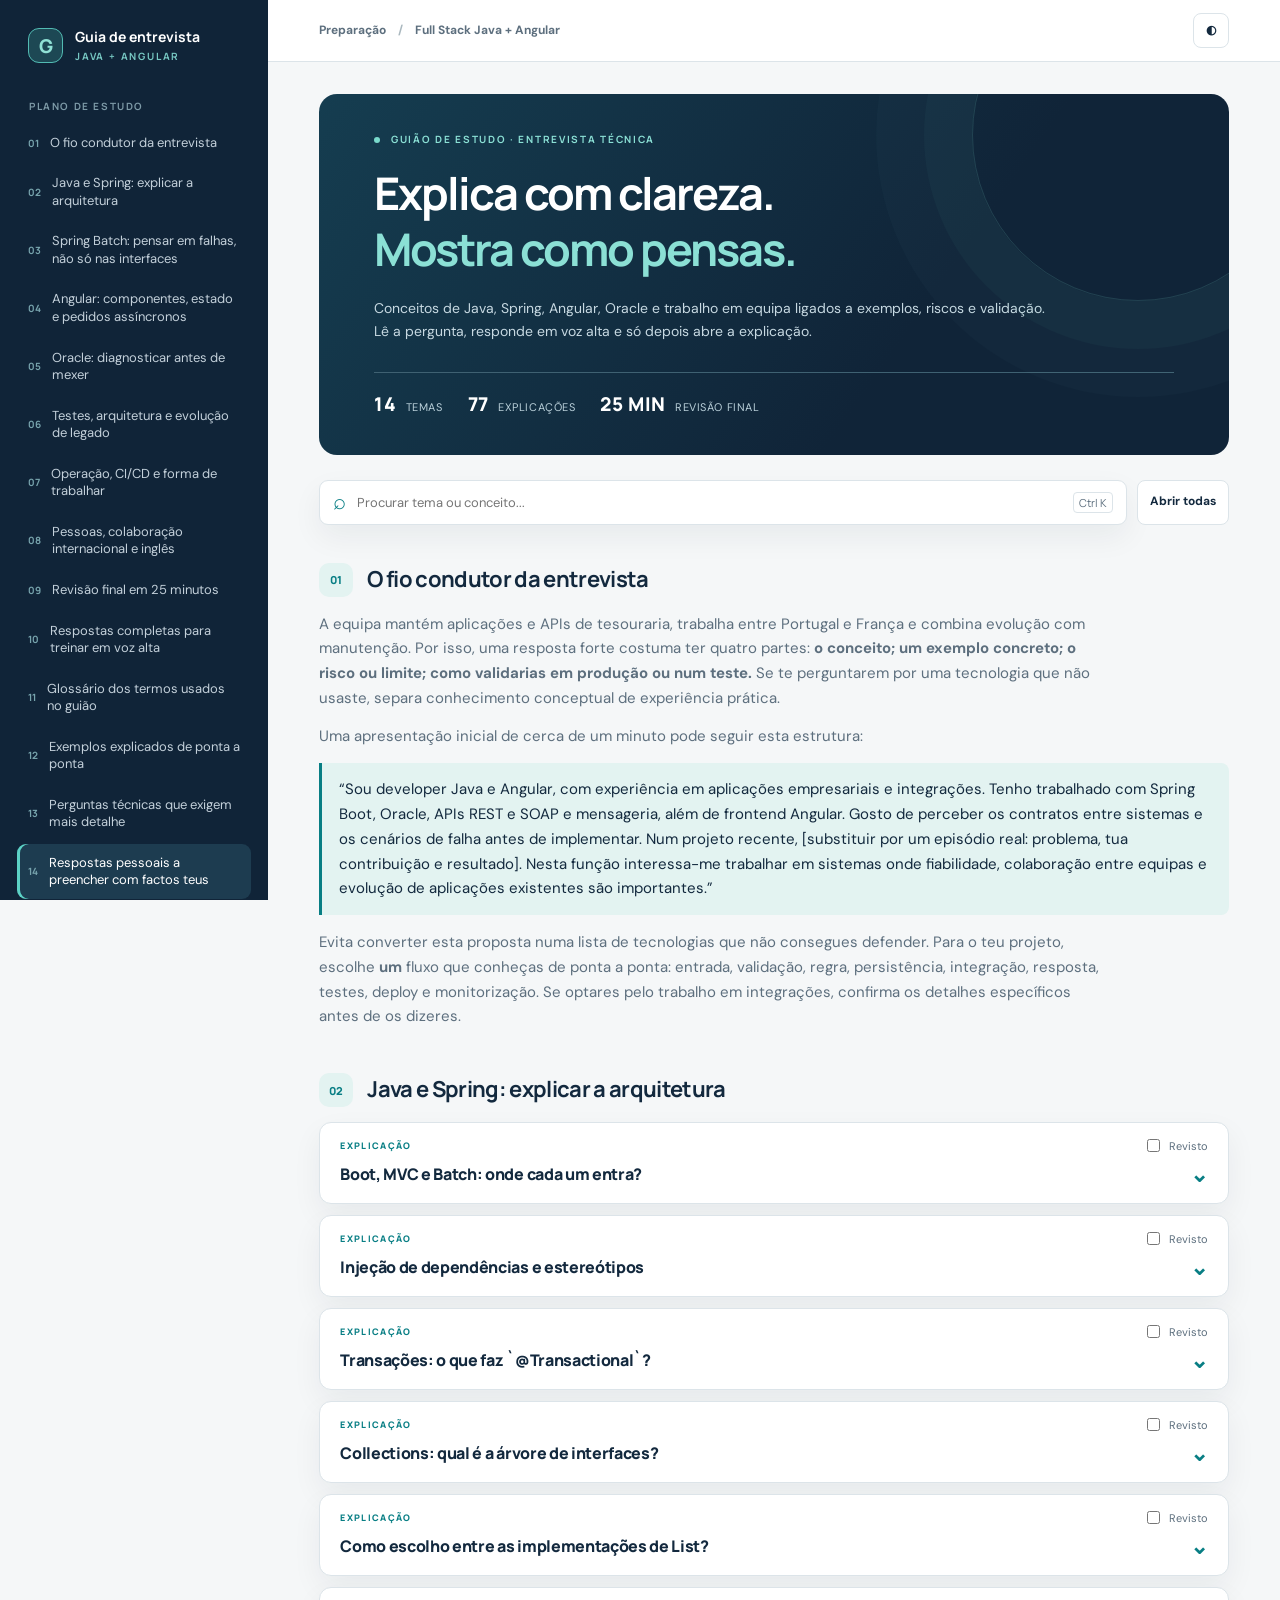
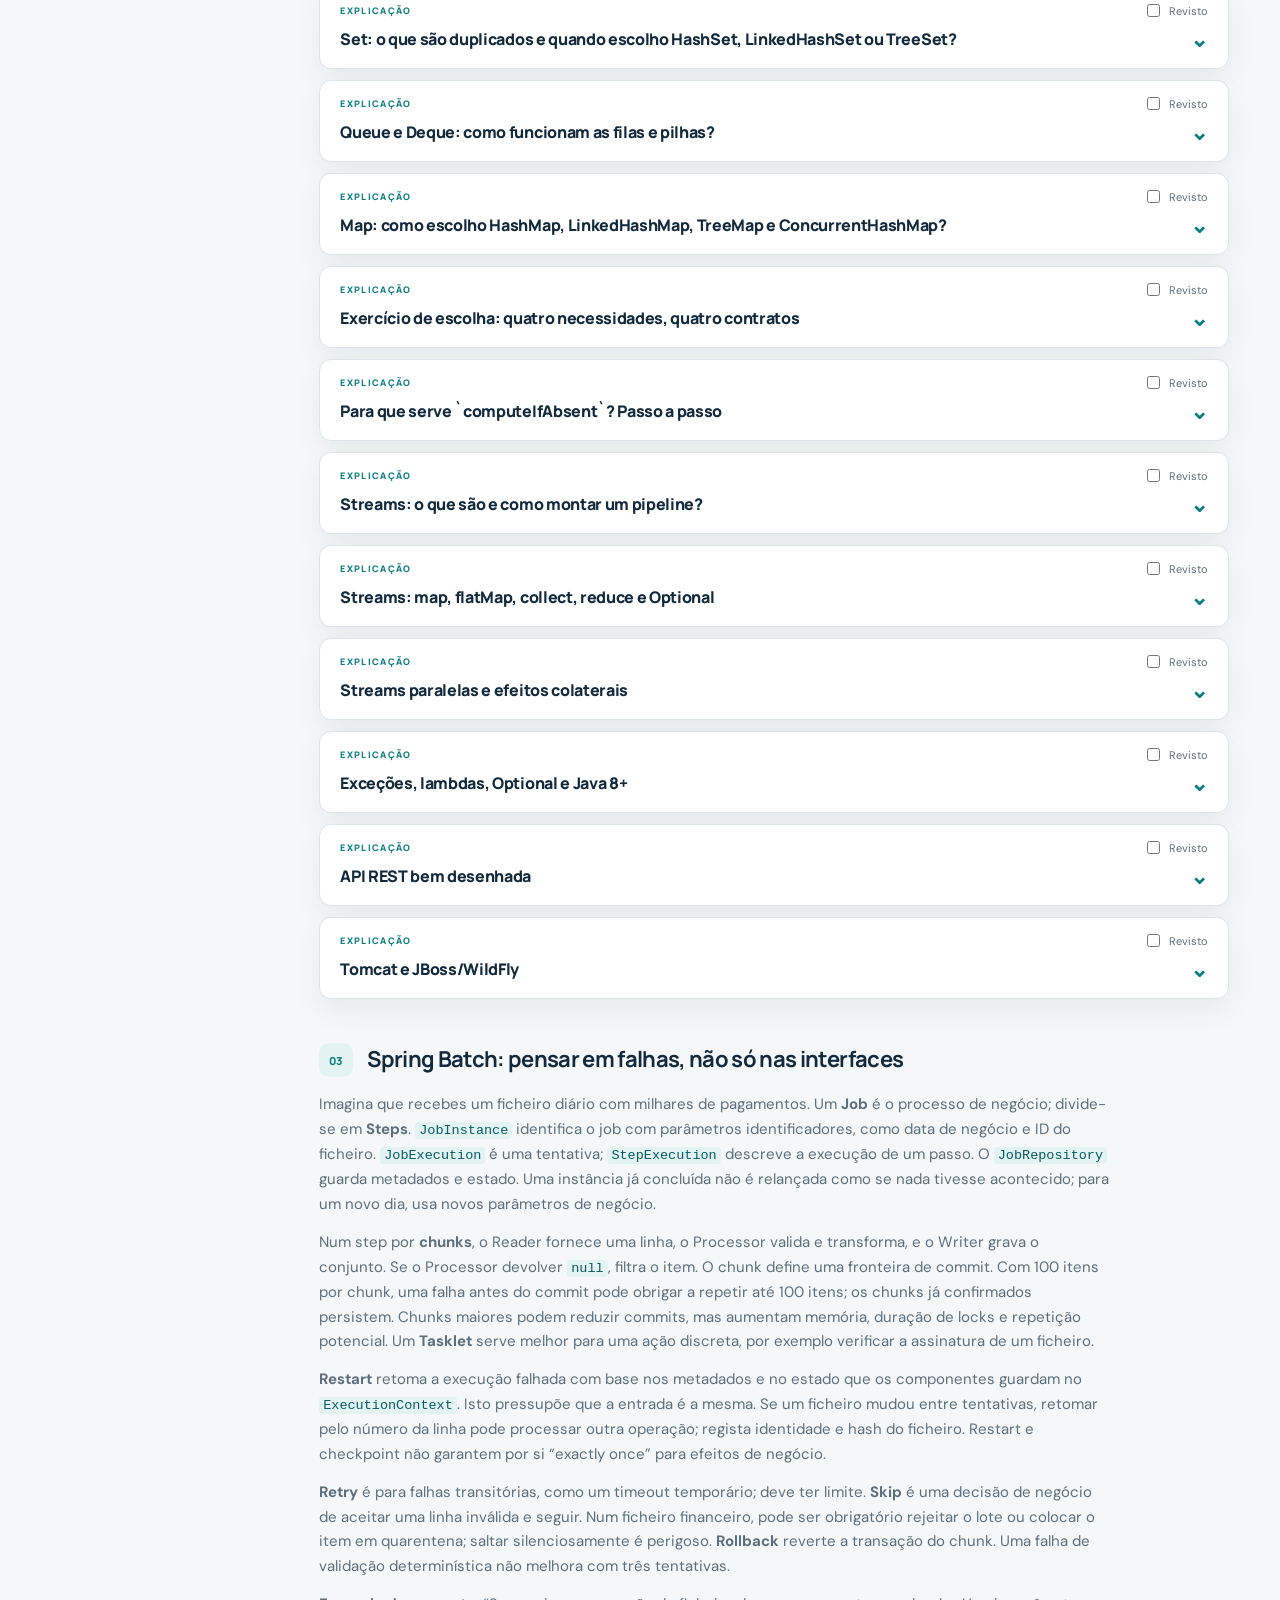
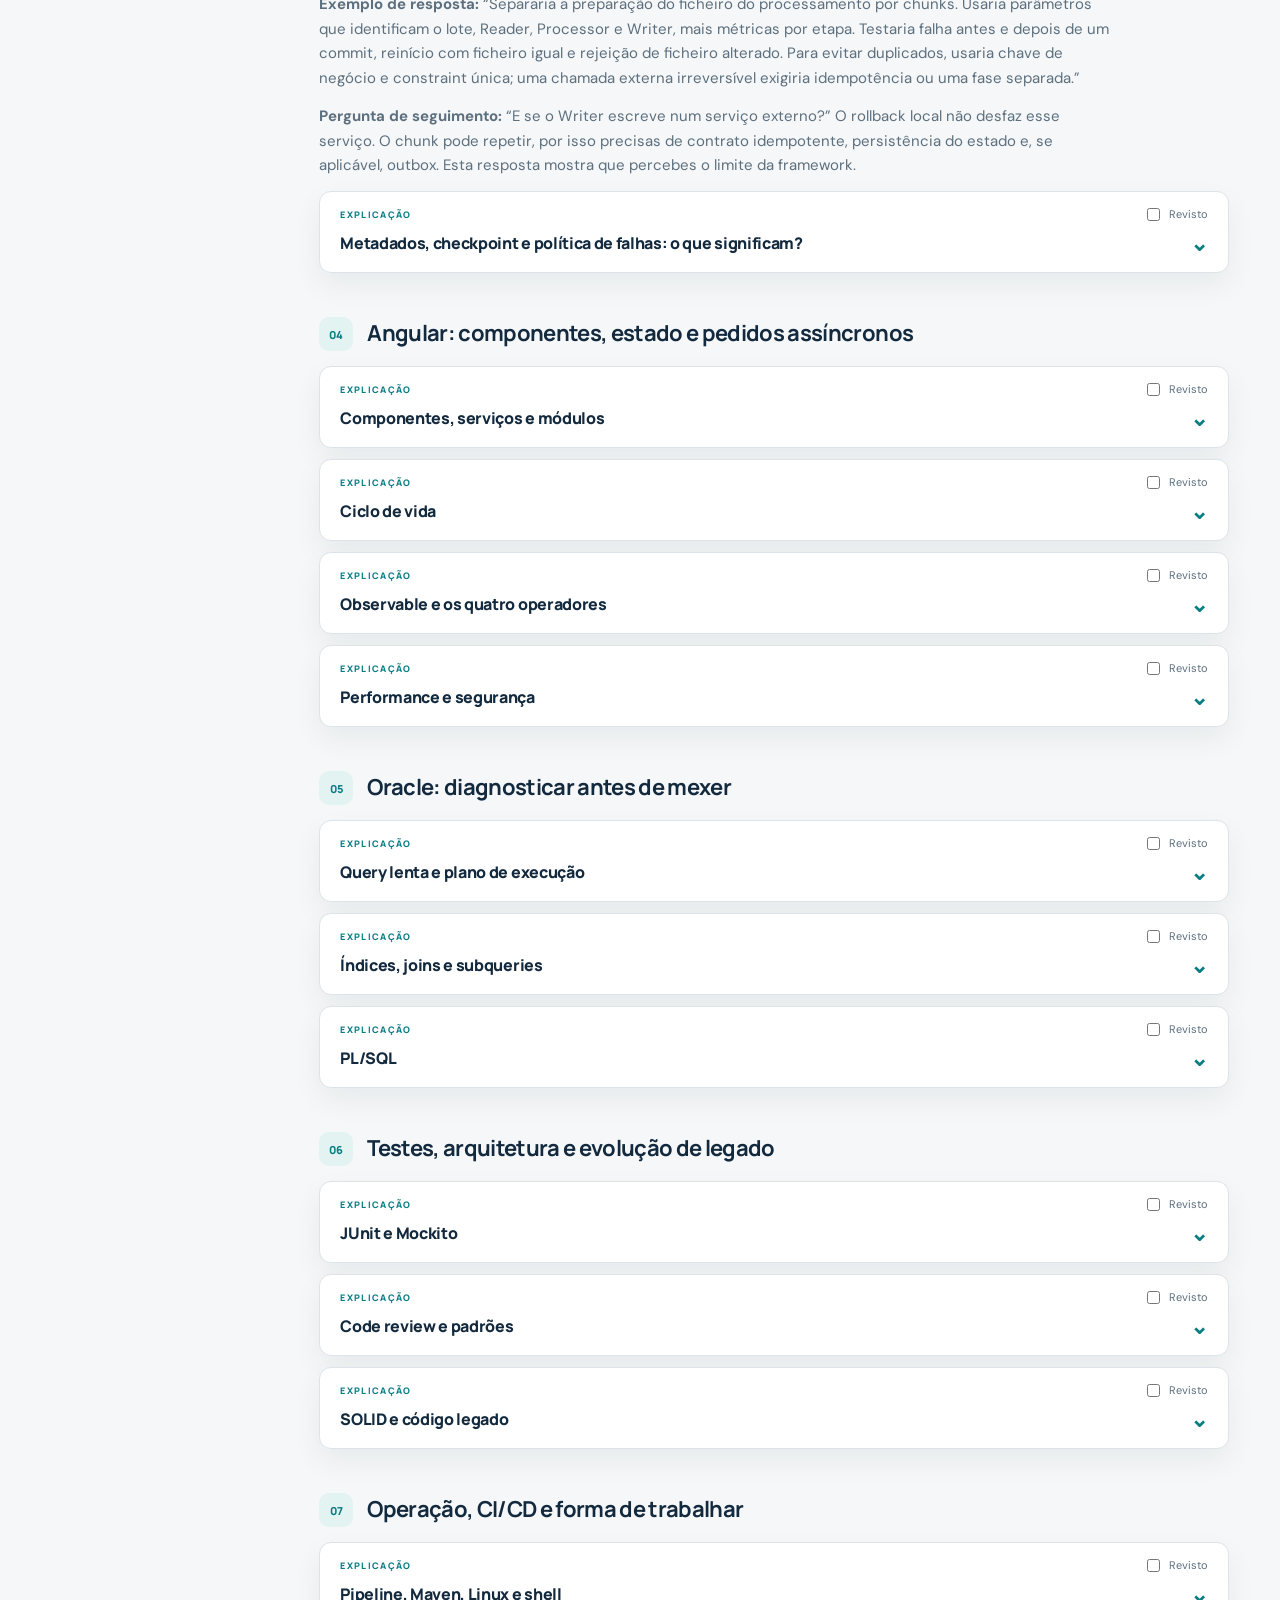
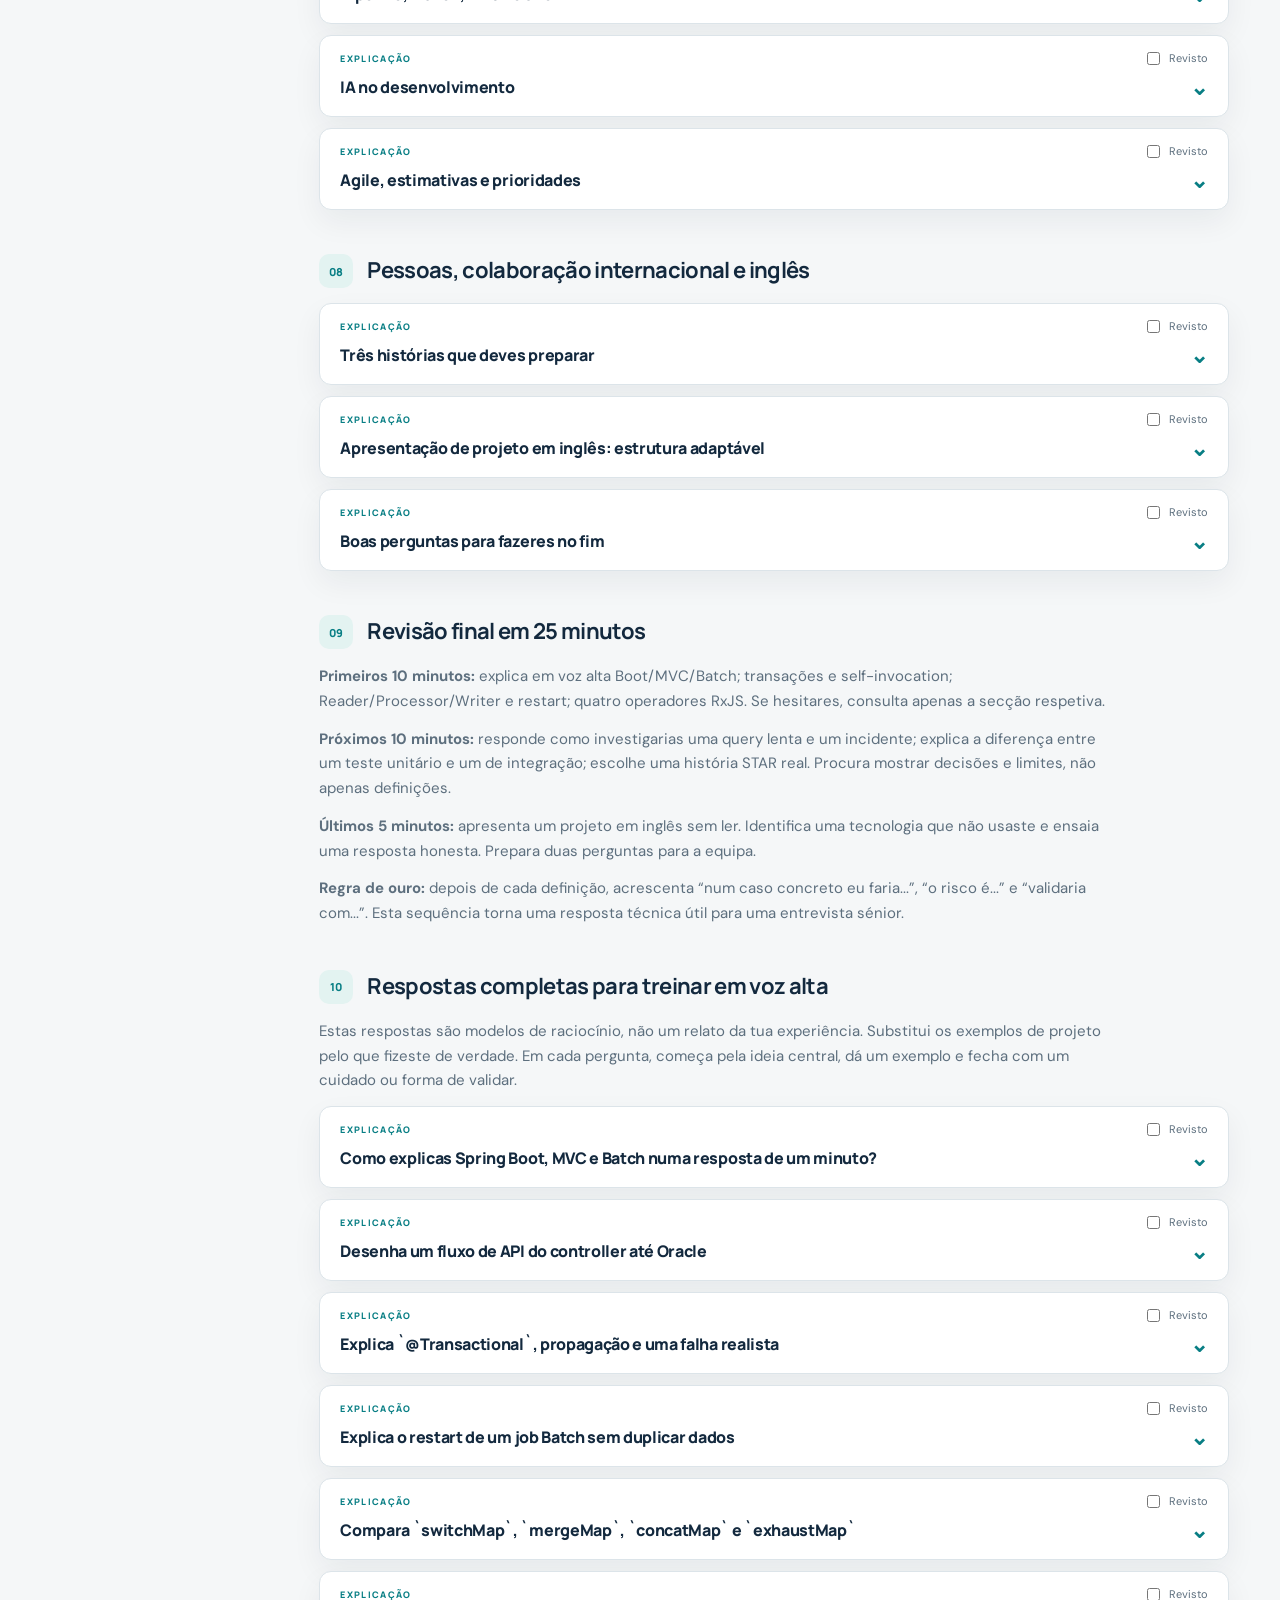
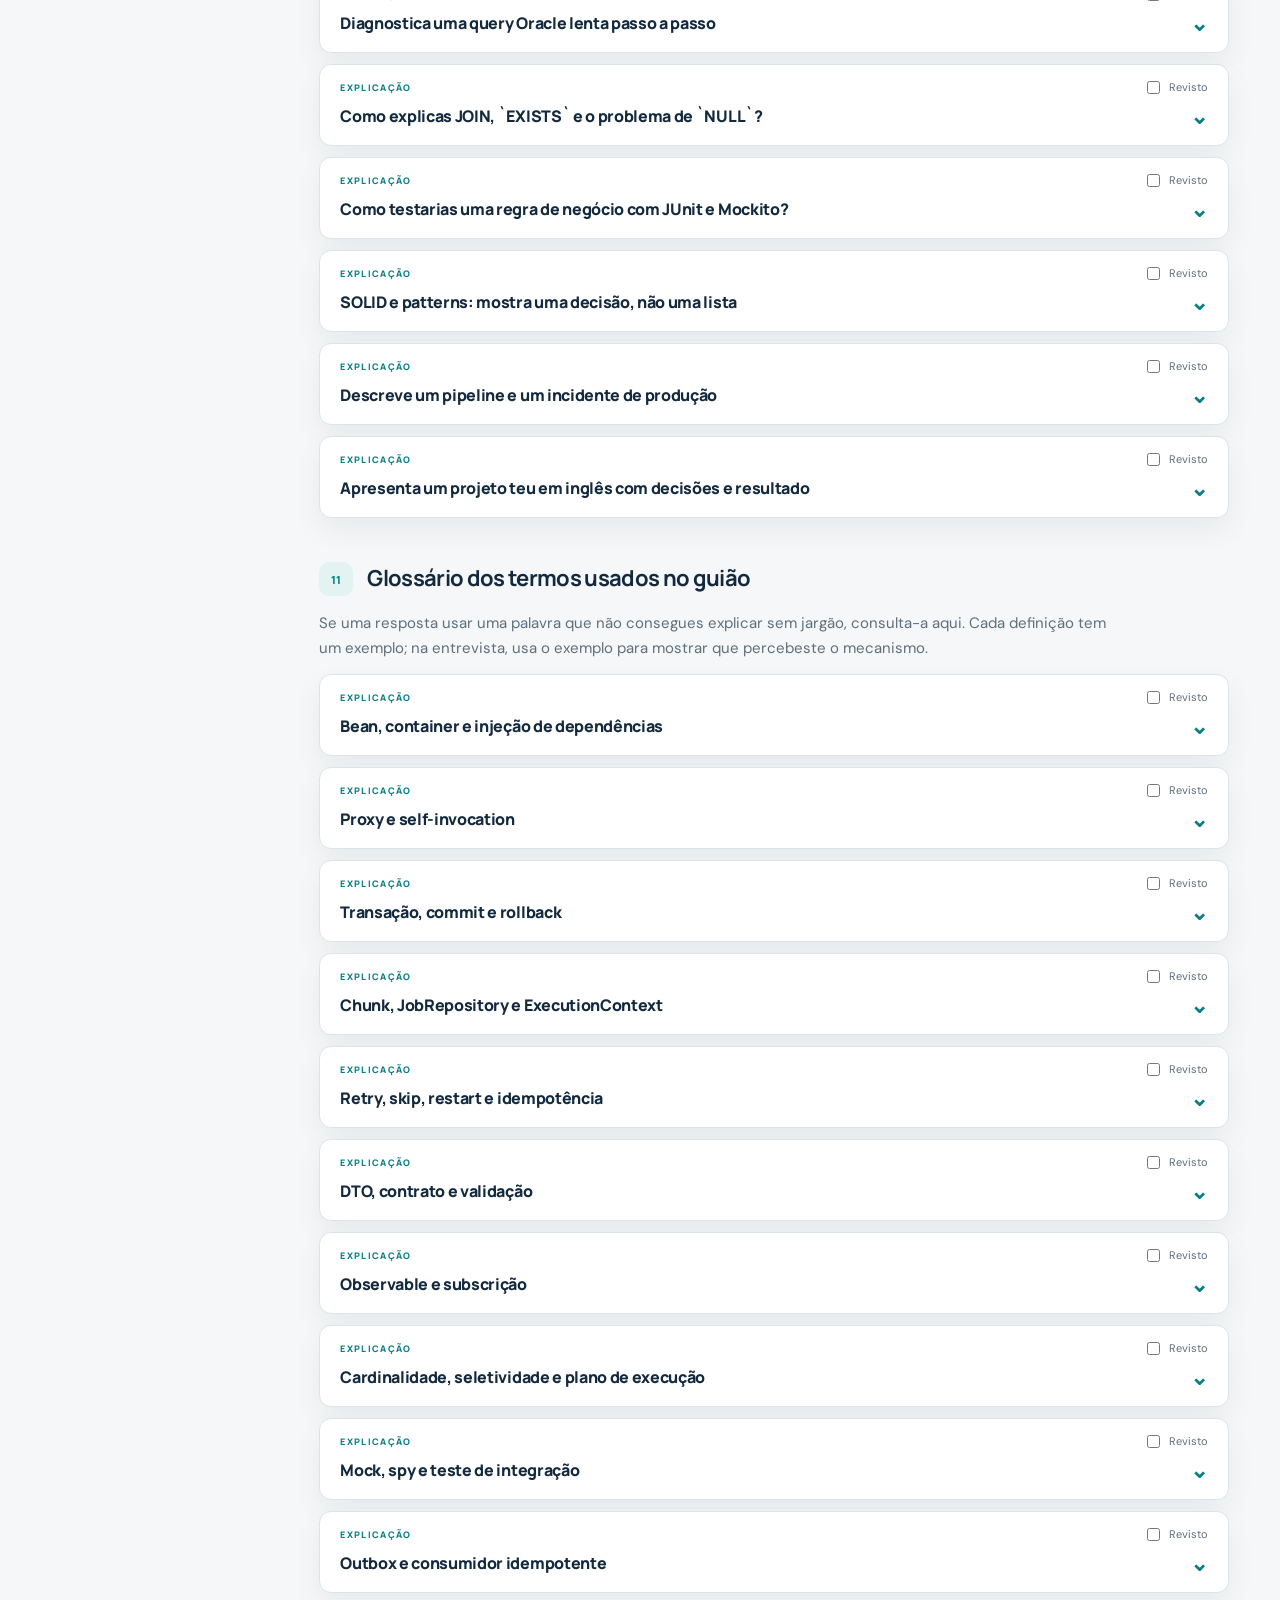
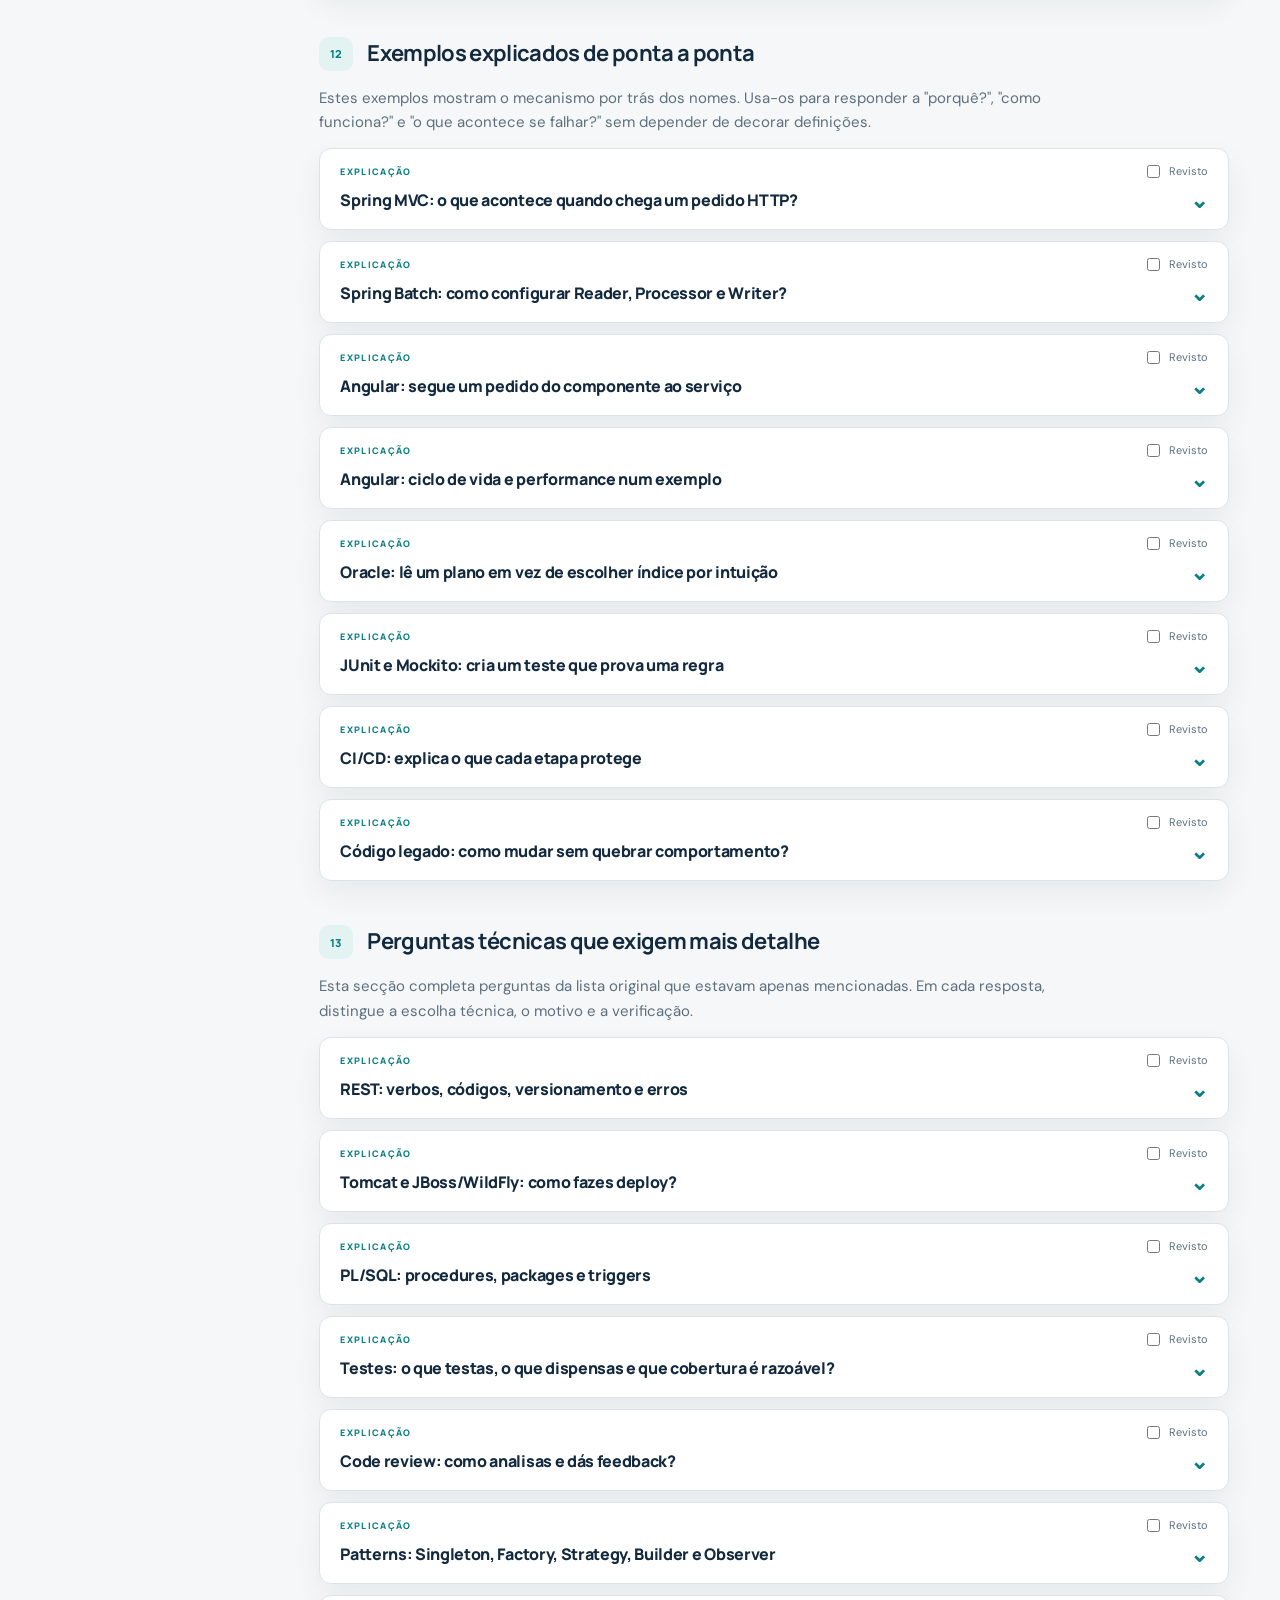
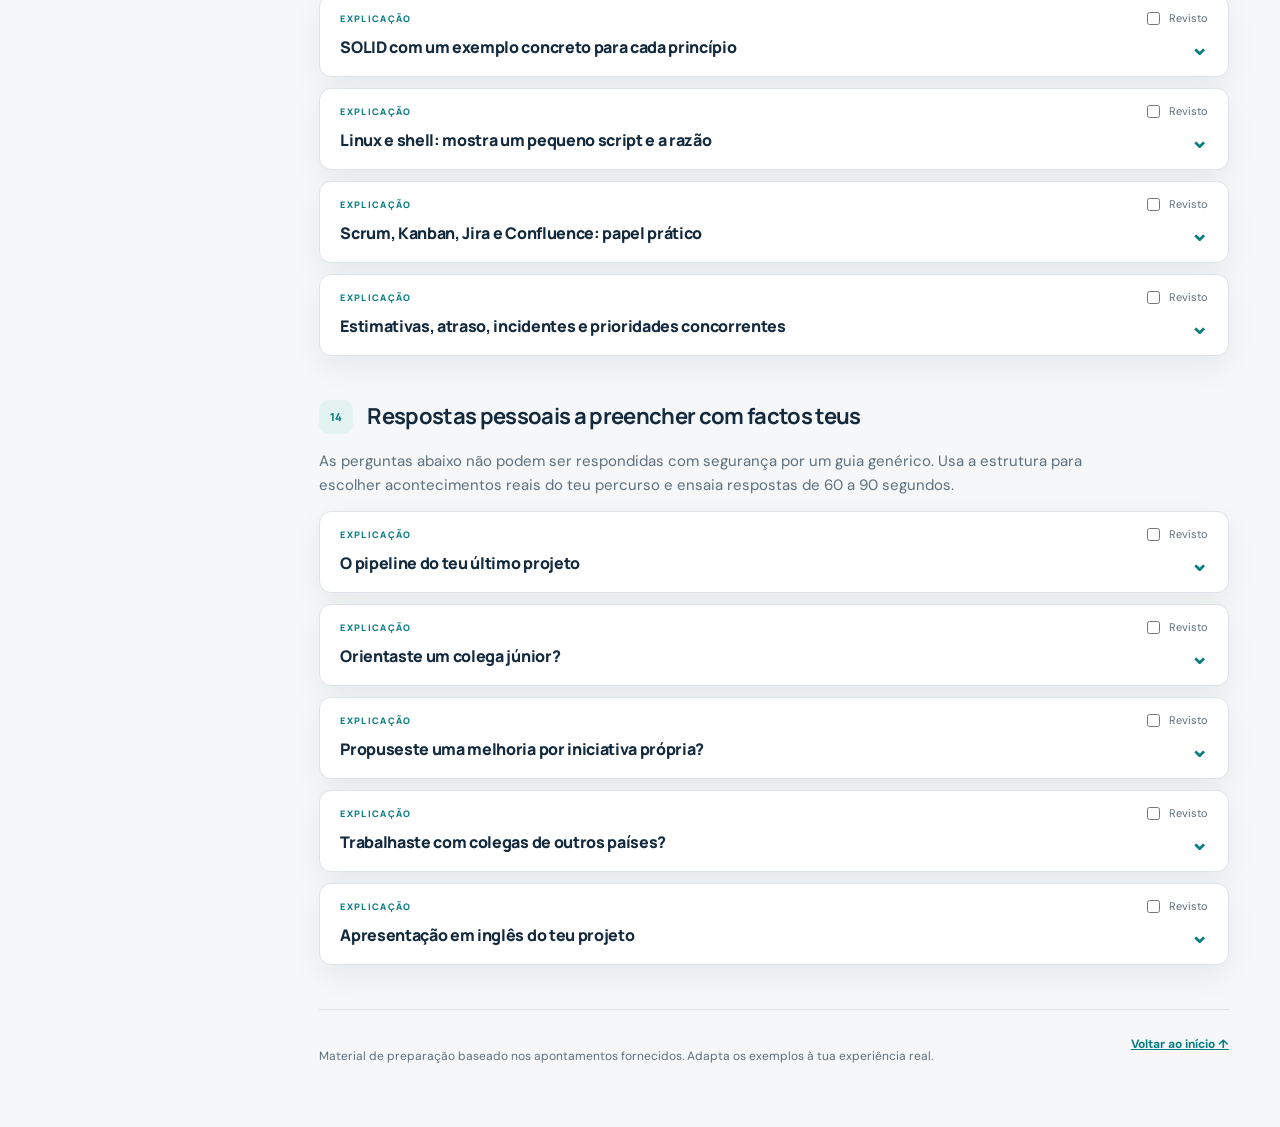
<file: natixis-entrevista/index.html>
<!doctype html>
<html lang="pt">
<head>
  <meta charset="utf-8">
  <meta name="viewport" content="width=device-width,initial-scale=1">
  <meta name="theme-color" content="#102438">
  <meta name="description" content="Guião interativo para preparar uma entrevista Java e Angular.">
  <title>Guia de entrevista · Java + Angular</title>
  <style>@import url('https://fonts.googleapis.com/css2?family=DM+Sans:wght@400;500;600;700&family=Manrope:wght@400;500;600;700;800&display=swap');
:root{--bg:#f5f7f8;--paper:#fff;--ink:#13293e;--muted:#5d6f7e;--line:#dce4e9;--accent:#087e84;--accent-soft:#e3f3f1;--nav:#102438;--nav-text:#c3d0da;--shadow:0 12px 30px rgba(17,41,59,.06)}
*{box-sizing:border-box}html{scroll-behavior:smooth}body{margin:0;background:var(--bg);color:var(--ink);font:15px/1.65 'DM Sans',Arial,sans-serif}a{color:inherit}button,input{font:inherit}button{cursor:pointer}
.skip{position:absolute;left:-9999px;z-index:20;background:var(--accent);color:white;padding:8px}.skip:focus{left:8px;top:8px}
.layout{display:grid;grid-template-columns:268px minmax(0,1fr);min-height:100vh}
.sidebar{position:sticky;top:0;height:100vh;background:var(--nav);color:var(--nav-text);display:flex;flex-direction:column;padding:27px 17px 20px;overflow:auto}
.brand{display:flex;align-items:center;gap:12px;padding:0 11px 34px;color:#fff;line-height:1.25}.brand-mark{width:35px;height:35px;border:1px solid #52bbb3;border-radius:11px;display:grid;place-items:center;background:#1d4854;color:#90e2d6;font:800 19px Manrope}.brand strong{font:700 14px Manrope;display:block}.brand small{font:700 10px Manrope;letter-spacing:.18em;color:#77c8c3}
.side-caption{font:700 10px Manrope;letter-spacing:.16em;color:#7d9aa7;padding:0 12px 11px}.sidebar nav{display:grid;gap:3px}.sidebar nav a{display:flex;align-items:center;gap:11px;padding:10px 11px;text-decoration:none;border-radius:9px;font-size:13px;line-height:1.35}.sidebar nav a span{font:700 10px Manrope;color:#77a4ad}.sidebar nav a:hover,.sidebar nav a.active{background:#1d3c50;color:#fff}.sidebar nav a.active{box-shadow:inset 3px 0 #5cd2c6}
.side-bottom{margin-top:auto;padding:22px 12px 0}.progress-label{display:flex;justify-content:space-between;font-size:12px;color:#d3e0e7}.progress-track{height:6px;border-radius:10px;background:#355062;margin-top:9px;overflow:hidden}.progress-track div{height:100%;width:0;background:#61cdbc;transition:width .3s}.side-bottom p{font-size:11px;color:#8da6b3;margin:9px 0 0}
.main-area{min-width:0}.topbar{height:62px;background:var(--paper);border-bottom:1px solid var(--line);display:flex;align-items:center;justify-content:space-between;padding:0 clamp(18px,4vw,54px);position:sticky;top:0;z-index:5}.breadcrumb{font-size:12px;font-weight:700;color:var(--muted)}.breadcrumb span{color:#aab8bf;padding:0 9px}.top-actions{display:flex;gap:9px;align-items:center}.top-actions a,.top-actions button,.secondary,.icon-button{border:1px solid var(--line);border-radius:8px;background:var(--paper);padding:7px 12px;color:var(--ink);text-decoration:none;font-size:12px;font-weight:700}.top-actions a:hover,.top-actions button:hover,.secondary:hover{border-color:var(--accent);color:var(--accent)}.menu-toggle{display:none}
main{max-width:1030px;margin:auto;padding:0 clamp(18px,4vw,54px) 50px}.hero{background:linear-gradient(125deg,#153d50,#102438 65%);color:#fff;margin:32px 0 25px;border-radius:18px;padding:38px clamp(25px,5vw,55px);position:relative;overflow:hidden}.hero:after{content:"";position:absolute;width:330px;height:330px;border:1px solid rgba(122,218,202,.16);border-radius:50%;right:-75px;top:-125px;box-shadow:0 0 0 48px rgba(122,218,202,.035),0 0 0 96px rgba(122,218,202,.025);pointer-events:none}.hero-kicker{font:700 10px Manrope;letter-spacing:.17em;color:#8be0d5}.dot{display:inline-block;width:6px;height:6px;border-radius:50%;background:#79dacc;margin-right:7px}
h1,h2,h3{font-family:Manrope,Arial,sans-serif;line-height:1.25}h1{font-size:clamp(29px,4vw,45px);letter-spacing:-.045em;max-width:600px;margin:19px 0}h1 em{color:#8be0d5;font-style:normal}.hero p{color:#c7d9e2;max-width:680px;margin:0;font-size:14px}.hero-stats{display:flex;flex-wrap:wrap;gap:25px;margin-top:29px;border-top:1px solid #3f6172;padding-top:18px;color:#bad0da;font-size:11px;text-transform:uppercase;letter-spacing:.05em}.hero-stats strong{color:#fff;font:800 19px Manrope;margin-right:6px}
.toolbar{display:flex;gap:10px;margin-bottom:25px}.search{display:flex;align-items:center;gap:9px;background:var(--paper);border:1px solid var(--line);border-radius:9px;padding:0 13px;flex:1;box-shadow:var(--shadow)}.search:focus-within{outline:2px solid #6dcabf}.search span{font-size:22px;color:var(--accent)}.search input{height:43px;border:0;outline:0;min-width:0;flex:1;background:transparent;color:var(--ink);font-size:13px}.search kbd{font:11px Manrope;color:var(--muted);border:1px solid var(--line);border-radius:4px;padding:2px 5px}.secondary{white-space:nowrap}
.chapter{scroll-margin-top:85px;margin:38px 0 44px}.chapter-heading{display:flex;align-items:center;gap:14px;margin-bottom:15px}.chapter-num{color:var(--accent);background:var(--accent-soft);width:34px;height:34px;display:grid;place-items:center;border-radius:10px;font:800 11px Manrope}.chapter h2{font-size:22px;letter-spacing:-.03em;margin:0}.chapter>p{color:var(--muted);max-width:790px;margin:0 0 13px}
.study-card{background:var(--paper);border:1px solid var(--line);border-radius:12px;margin:11px 0;box-shadow:var(--shadow);scroll-margin-top:82px;overflow:hidden}.study-card:hover{border-color:#b4d1d0}.card-top{display:flex;justify-content:space-between;align-items:center;padding:13px 20px 0}.eyebrow{font:800 9px Manrope;color:var(--accent);letter-spacing:.15em}.done-label{font-size:11px;color:var(--muted);display:flex;gap:6px;align-items:center;cursor:pointer}.done-label input{accent-color:var(--accent)}
summary{list-style:none;cursor:pointer;display:flex;align-items:center;justify-content:space-between;gap:15px;padding:8px 20px 18px;font:800 16px Manrope;letter-spacing:-.02em}summary::-webkit-details-marker{display:none}summary:focus-visible{outline:2px solid var(--accent);outline-offset:-3px}.chevron{transition:transform .2s;color:var(--accent);font-size:22px;line-height:1}details[open] .chevron{transform:rotate(180deg)}.card-body{border-top:1px solid var(--line);padding:18px 20px 19px}.card-body p{margin:0 0 13px}.card-body p:last-child{margin-bottom:0}.card-body strong{color:var(--ink)}code{background:var(--accent-soft);color:#075b65;border-radius:4px;padding:1px 4px;font-size:.9em;overflow-wrap:anywhere}blockquote{margin:15px 0;padding:14px 17px;background:var(--accent-soft);border-left:3px solid var(--accent);border-radius:0 8px 8px 0}
ul,ol{padding-left:23px;margin:8px 0 17px}li{padding-left:3px;margin:5px 0}.table-wrap{overflow-x:auto;margin:15px 0}table{border-collapse:collapse;min-width:600px;width:100%;font-size:12px}th,td{padding:9px 11px;text-align:left;border:1px solid var(--line);vertical-align:top}th{background:#e6f3f2}#no-results{padding:25px;border-radius:10px;background:var(--paper);text-align:center;color:var(--muted)}footer{border-top:1px solid var(--line);padding-top:25px;display:flex;justify-content:space-between;gap:20px;color:var(--muted);font-size:12px}footer a{color:var(--accent);font-weight:700}[hidden]{display:none!important}
body.dark{--bg:#0e1b27;--paper:#172c3b;--ink:#e8f2f5;--muted:#afc4cf;--line:#2c4857;--accent:#79dacc;--accent-soft:#1d4650;--shadow:none}body.dark th{background:#234852}body.dark code{color:#a9e4dc}
pre{overflow:auto;background:#102438;color:#e5f4f1;border-radius:9px;padding:15px 17px;margin:14px 0;line-height:1.55;tab-size:2}pre code,body.dark pre code{background:transparent;color:inherit;padding:0;font:12px/1.55 Consolas,Monaco,monospace;white-space:pre;overflow-wrap:normal}
@media(max-width:820px){.layout{display:block}.sidebar{position:fixed;left:-285px;width:268px;z-index:10;transition:left .2s}.sidebar.show{left:0;box-shadow:0 0 0 100vmax rgba(0,0,0,.42)}.menu-toggle{display:block}.breadcrumb{margin-right:auto;margin-left:12px}.hero{margin-top:17px}.topbar{height:56px}.search kbd{display:none}}
@media(max-width:520px){.hero{padding:29px 23px}.hero-stats{gap:14px}.toolbar{flex-direction:column}.secondary{align-self:flex-end}.chapter h2{font-size:19px}summary{font-size:14px}footer{display:block}}
@media print{.sidebar,.topbar,.toolbar,.done-label,.chevron{display:none!important}.layout{display:block}main{max-width:none;padding:0}.hero{color:#fff;print-color-adjust:exact}.study-card{box-shadow:none}.study-card .card-body{display:block!important}}
</style>
  
</head>
<body>
  <a class="skip" href="#conteudo">Ir para o conteúdo</a>
  <div class="layout">
    <aside class="sidebar" id="sidebar" aria-label="Navegação do guião">
      <div class="brand"><span class="brand-mark">G</span><div><strong>Guia de entrevista</strong><small>JAVA + ANGULAR</small></div></div>
      <div class="side-caption">PLANO DE ESTUDO</div>
      <nav><a href="#1-o-fio-condutor-da-entrevista" data-nav="1-o-fio-condutor-da-entrevista"><span>01</span>O fio condutor da entrevista</a>
<a href="#2-java-e-spring-explicar-a-arquitetura" data-nav="2-java-e-spring-explicar-a-arquitetura"><span>02</span>Java e Spring: explicar a arquitetura</a>
<a href="#3-spring-batch-pensar-em-falhas-nao-so-nas-interfaces" data-nav="3-spring-batch-pensar-em-falhas-nao-so-nas-interfaces"><span>03</span>Spring Batch: pensar em falhas, não só nas interfaces</a>
<a href="#4-angular-componentes-estado-e-pedidos-assincronos" data-nav="4-angular-componentes-estado-e-pedidos-assincronos"><span>04</span>Angular: componentes, estado e pedidos assíncronos</a>
<a href="#5-oracle-diagnosticar-antes-de-mexer" data-nav="5-oracle-diagnosticar-antes-de-mexer"><span>05</span>Oracle: diagnosticar antes de mexer</a>
<a href="#6-testes-arquitetura-e-evolucao-de-legado" data-nav="6-testes-arquitetura-e-evolucao-de-legado"><span>06</span>Testes, arquitetura e evolução de legado</a>
<a href="#7-operacao-ci-cd-e-forma-de-trabalhar" data-nav="7-operacao-ci-cd-e-forma-de-trabalhar"><span>07</span>Operação, CI/CD e forma de trabalhar</a>
<a href="#8-pessoas-colaboracao-internacional-e-ingles" data-nav="8-pessoas-colaboracao-internacional-e-ingles"><span>08</span>Pessoas, colaboração internacional e inglês</a>
<a href="#9-revisao-final-em-25-minutos" data-nav="9-revisao-final-em-25-minutos"><span>09</span>Revisão final em 25 minutos</a>
<a href="#10-respostas-completas-para-treinar-em-voz-alta" data-nav="10-respostas-completas-para-treinar-em-voz-alta"><span>10</span>Respostas completas para treinar em voz alta</a>
<a href="#11-glossario-dos-termos-usados-no-guiao" data-nav="11-glossario-dos-termos-usados-no-guiao"><span>11</span>Glossário dos termos usados no guião</a>
<a href="#12-exemplos-explicados-de-ponta-a-ponta" data-nav="12-exemplos-explicados-de-ponta-a-ponta"><span>12</span>Exemplos explicados de ponta a ponta</a>
<a href="#13-perguntas-tecnicas-que-exigem-mais-detalhe" data-nav="13-perguntas-tecnicas-que-exigem-mais-detalhe"><span>13</span>Perguntas técnicas que exigem mais detalhe</a>
<a href="#14-respostas-pessoais-a-preencher-com-factos-teus" data-nav="14-respostas-pessoais-a-preencher-com-factos-teus"><span>14</span>Respostas pessoais a preencher com factos teus</a></nav>
      <div class="side-bottom">
        <div class="progress-label"><span>Progresso</span><strong id="progress-text">0 / 0</strong></div>
        <div class="progress-track"><div id="progress-bar"></div></div>
        <p>O progresso fica guardado neste navegador.</p>
      </div>
    </aside>
    <div class="main-area">
      <header class="topbar">
        <button class="icon-button menu-toggle" id="menu-toggle" aria-label="Abrir menu" aria-controls="sidebar" aria-expanded="false">☰</button>
        <div class="breadcrumb">Preparação <span>/</span> Full Stack Java + Angular</div>
        <div class="top-actions"><button id="theme-toggle" aria-label="Alternar tema">◐</button></div>
      </header>
      <main id="conteudo">
        <div class="hero">
          <div class="hero-kicker"><span class="dot"></span> GUIÃO DE ESTUDO · ENTREVISTA TÉCNICA</div>
          <h1>Explica com clareza.<br><em>Mostra como pensas.</em></h1>
          <p>Conceitos de Java, Spring, Angular, Oracle e trabalho em equipa ligados a exemplos, riscos e validação. Lê a pergunta, responde em voz alta e só depois abre a explicação.</p>
          <div class="hero-stats"><span><strong>14</strong> temas</span><span><strong id="total-count">0</strong> explicações</span><span><strong>25 min</strong> revisão final</span></div>
        </div>
        <div class="toolbar">
          <label class="search"><span aria-hidden="true">⌕</span><input id="search" type="search" placeholder="Procurar tema ou conceito..." aria-label="Procurar no guião"><kbd>Ctrl K</kbd></label>
          <button id="expand-toggle" class="secondary">Abrir todas</button>
        </div>
        <div id="no-results" hidden>Nenhum tema encontrado. Experimenta outra palavra.</div>
        <section class="chapter" id="1-o-fio-condutor-da-entrevista" data-title="1. O fio condutor da entrevista">
<div class="chapter-heading"><span class="chapter-num">01</span><h2>O fio condutor da entrevista</h2></div>
<p>A equipa mantém aplicações e APIs de tesouraria, trabalha entre Portugal e França e combina evolução com manutenção. Por isso, uma resposta forte costuma ter quatro partes: <strong>o conceito; um exemplo concreto; o risco ou limite; como validarias em produção ou num teste.</strong> Se te perguntarem por uma tecnologia que não usaste, separa conhecimento conceptual de experiência prática.</p>
<p>Uma apresentação inicial de cerca de um minuto pode seguir esta estrutura:</p>
<blockquote>“Sou developer Java e Angular, com experiência em aplicações empresariais e integrações. Tenho trabalhado com Spring Boot, Oracle, APIs REST e SOAP e mensageria, além de frontend Angular. Gosto de perceber os contratos entre sistemas e os cenários de falha antes de implementar. Num projeto recente, [substituir por um episódio real: problema, tua contribuição e resultado]. Nesta função interessa-me trabalhar em sistemas onde fiabilidade, colaboração entre equipas e evolução de aplicações existentes são importantes.”</blockquote>
<p>Evita converter esta proposta numa lista de tecnologias que não consegues defender. Para o teu projeto, escolhe <strong>um</strong> fluxo que conheças de ponta a ponta: entrada, validação, regra, persistência, integração, resposta, testes, deploy e monitorização. Se optares pelo trabalho em integrações, confirma os detalhes específicos antes de os dizeres.</p>
</section>
<section class="chapter" id="2-java-e-spring-explicar-a-arquitetura" data-title="2. Java e Spring: explicar a arquitetura">
<div class="chapter-heading"><span class="chapter-num">02</span><h2>Java e Spring: explicar a arquitetura</h2></div>
<article class="study-card" data-search="boot, mvc e batch: onde cada um entra?   modelo mental.  spring é o ecossistema. spring mvc é a parte de aplicação web: recebe pedidos http, encaminha para controllers, valida entradas e produz respostas. spring boot ajuda a iniciar e configurar uma aplicação, com convenções, autoconfiguração e dependências agrupadas. spring batch organiza processamento em  jobs  (processos completos) e  steps  (etapas). também guarda  metadados , isto é, registos sobre cada execução — qual job correu, com que parâmetros, quando começou, se terminou e quantos itens leu ou escreveu. guarda um  checkpoint , o estado de retoma confirmado num ponto seguro, normalmente depois de um chunk: o leitor pode guardar a sua posição no  executioncontext . a  política de falhas  define o que fazer perante cada erro: tentar de novo, saltar um item autorizado pelo negócio ou parar o job. não são três substitutos: uma aplicação boot pode usar mvc e batch.    exemplo.  um endpoint mvc recebe uma pesquisa de movimentos. um job batch importa e reconcilia um ficheiro diário. boot configura e arranca o serviço. o job pode correr na mesma aplicação ou numa aplicação separada, conforme carga, isolamento operacional e deploy.    resposta oral curta.  “usei boot para acelerar a configuração e o arranque dos serviços; mvc para expor apis; batch seria a escolha para processamento repetitivo de muitos registos, com necessidade de retoma. a decisão depende do volume e da operação: não usaria um endpoint síncrono para processar durante horas um ficheiro enorme.”    se perguntarem ‘em que situações usaste cada um?’  diz o que usaste de facto. se não tens experiência prática em batch, responde: “conheço a arquitetura e preparei um caso de reconciliação, mas não o implementei em produção.” isto é melhor do que inventar um job. ">
<div class="card-top"><span class="eyebrow">EXPLICAÇÃO</span><label class="done-label"><input type="checkbox" data-done="boot-mvc-e-batch-onde-cada-um-entra"><span>Revisto</span></label></div>
<details id="boot-mvc-e-batch-onde-cada-um-entra"><summary><span>Boot, MVC e Batch: onde cada um entra?</span><span class="chevron" aria-hidden="true">⌄</span></summary><div class="card-body">
<p><strong>Modelo mental.</strong> Spring é o ecossistema. Spring MVC é a parte de aplicação web: recebe pedidos HTTP, encaminha para controllers, valida entradas e produz respostas. Spring Boot ajuda a iniciar e configurar uma aplicação, com convenções, autoconfiguração e dependências agrupadas. Spring Batch organiza processamento em <strong>jobs</strong> (processos completos) e <strong>steps</strong> (etapas). Também guarda <strong>metadados</strong>, isto é, registos sobre cada execução — qual job correu, com que parâmetros, quando começou, se terminou e quantos itens leu ou escreveu. Guarda um <strong>checkpoint</strong>, o estado de retoma confirmado num ponto seguro, normalmente depois de um chunk: o leitor pode guardar a sua posição no <code>ExecutionContext</code>. A <strong>política de falhas</strong> define o que fazer perante cada erro: tentar de novo, saltar um item autorizado pelo negócio ou parar o job. Não são três substitutos: uma aplicação Boot pode usar MVC e Batch.</p>
<p><strong>Exemplo.</strong> Um endpoint MVC recebe uma pesquisa de movimentos. Um job Batch importa e reconcilia um ficheiro diário. Boot configura e arranca o serviço. O job pode correr na mesma aplicação ou numa aplicação separada, conforme carga, isolamento operacional e deploy.</p>
<p><strong>Resposta oral curta.</strong> “Usei Boot para acelerar a configuração e o arranque dos serviços; MVC para expor APIs; Batch seria a escolha para processamento repetitivo de muitos registos, com necessidade de retoma. A decisão depende do volume e da operação: não usaria um endpoint síncrono para processar durante horas um ficheiro enorme.”</p>
<p><strong>Se perguntarem ‘em que situações usaste cada um?’</strong> Diz o que usaste de facto. Se não tens experiência prática em Batch, responde: “Conheço a arquitetura e preparei um caso de reconciliação, mas não o implementei em produção.” Isto é melhor do que inventar um job.</p>
</div></details></article>
<article class="study-card" data-search="injeção de dependências e estereótipos  sem injeção, uma classe pode criar diretamente o seu repositório, ficando presa à implementação. com injeção pelo construtor, declara o que precisa; o container spring cria os beans, resolve as ligações e gere o ciclo de vida. isto torna dependências visíveis e facilita testes. uma interface pode ter várias implementações: nesse caso, é preciso resolver a ambiguidade, por exemplo por qualificador ou configuração.    @component  marca um componente genérico.  @service  comunica intenção de lógica de negócio.  @repository  comunica acesso a dados e pode participar na tradução de exceções de persistência. todos são candidatos a bean quando estão no âmbito da configuração.  @service   não  cria automaticamente uma transação; para isso define a fronteira apropriada com  @transactional .    exemplo de desenho:  controller traduz http; service decide a regra; repository consulta e persiste. um service não deve saber como construir uma resposta http, e um controller não deve concentrar a regra de negócio. ">
<div class="card-top"><span class="eyebrow">EXPLICAÇÃO</span><label class="done-label"><input type="checkbox" data-done="injecao-de-dependencias-e-estereotipos"><span>Revisto</span></label></div>
<details id="injecao-de-dependencias-e-estereotipos"><summary><span>Injeção de dependências e estereótipos</span><span class="chevron" aria-hidden="true">⌄</span></summary><div class="card-body">
<p>Sem injeção, uma classe pode criar diretamente o seu repositório, ficando presa à implementação. Com injeção pelo construtor, declara o que precisa; o container Spring cria os beans, resolve as ligações e gere o ciclo de vida. Isto torna dependências visíveis e facilita testes. Uma interface pode ter várias implementações: nesse caso, é preciso resolver a ambiguidade, por exemplo por qualificador ou configuração.</p>
<p><code>@Component</code> marca um componente genérico. <code>@Service</code> comunica intenção de lógica de negócio. <code>@Repository</code> comunica acesso a dados e pode participar na tradução de exceções de persistência. Todos são candidatos a bean quando estão no âmbito da configuração. <code>@Service</code> <strong>não</strong> cria automaticamente uma transação; para isso define a fronteira apropriada com <code>@Transactional</code>.</p>
<p><strong>Exemplo de desenho:</strong> controller traduz HTTP; service decide a regra; repository consulta e persiste. Um service não deve saber como construir uma resposta HTTP, e um controller não deve concentrar a regra de negócio.</p>
</div></details></article>
<article class="study-card" data-search="transações: o que faz `@transactional`?  uma transação agrupa alterações que devem confirmar ou reverter como unidade. no modelo habitual do spring, uma chamada externa atravessa um proxy, que inicia ou associa a transação antes de chamar o método. ao terminar, confirma ou reverte conforme o resultado.  flush  envia sql pendente à base; ainda não é o mesmo que  commit .    armadilha frequente:  dentro do mesmo objeto,  this.gravar()  não atravessa normalmente o proxy. se só  gravar  tem a anotação, esta pode não ser aplicada naquela chamada. coloca a fronteira no método público externo ou move a operação para outro bean com responsabilidade clara.    propagação:   required  participa na transação atual ou cria uma.  requires_new  suspende a exterior e inicia outra; o seu commit pode sobreviver ao rollback da exterior e exige recursos adicionais.  nested  usa savepoint quando o transaction manager e o recurso suportam; não é outra transação independente.    rollback:  por defeito, o spring reverte em  runtimeexception  e  error . para uma checked exception que deve reverter, configura  rollbackfor . se capturas uma exceção e devolves sucesso, o proxy pode confirmar; a regra de falha tem de ser explícita. e uma transação oracle não abrange automaticamente uma chamada rest nem a publicação jms. para a consistência entre base e broker, considera outbox transacional, publicação posterior e consumidor idempotente.    resposta oral:  “escolho a fronteira transacional pela operação de negócio e mantenho-a curta. verifico propagação e rollback, incluindo checked exceptions. num fluxo que escreve na base e publica um evento, não assumo atomicidade entre os dois sistemas: trato a falha entre commit e publicação com outbox e reprocessamento idempotente.” ">
<div class="card-top"><span class="eyebrow">EXPLICAÇÃO</span><label class="done-label"><input type="checkbox" data-done="transacoes-o-que-faz-transactional"><span>Revisto</span></label></div>
<details id="transacoes-o-que-faz-transactional"><summary><span>Transações: o que faz `@Transactional`?</span><span class="chevron" aria-hidden="true">⌄</span></summary><div class="card-body">
<p>Uma transação agrupa alterações que devem confirmar ou reverter como unidade. No modelo habitual do Spring, uma chamada externa atravessa um proxy, que inicia ou associa a transação antes de chamar o método. Ao terminar, confirma ou reverte conforme o resultado. <code>flush</code> envia SQL pendente à base; ainda não é o mesmo que <code>commit</code>.</p>
<p><strong>Armadilha frequente:</strong> dentro do mesmo objeto, <code>this.gravar()</code> não atravessa normalmente o proxy. Se só <code>gravar</code> tem a anotação, esta pode não ser aplicada naquela chamada. Coloca a fronteira no método público externo ou move a operação para outro bean com responsabilidade clara.</p>
<p><strong>Propagação:</strong> <code>REQUIRED</code> participa na transação atual ou cria uma. <code>REQUIRES_NEW</code> suspende a exterior e inicia outra; o seu commit pode sobreviver ao rollback da exterior e exige recursos adicionais. <code>NESTED</code> usa savepoint quando o transaction manager e o recurso suportam; não é outra transação independente.</p>
<p><strong>Rollback:</strong> por defeito, o Spring reverte em <code>RuntimeException</code> e <code>Error</code>. Para uma checked exception que deve reverter, configura <code>rollbackFor</code>. Se capturas uma exceção e devolves sucesso, o proxy pode confirmar; a regra de falha tem de ser explícita. E uma transação Oracle não abrange automaticamente uma chamada REST nem a publicação JMS. Para a consistência entre base e broker, considera outbox transacional, publicação posterior e consumidor idempotente.</p>
<p><strong>Resposta oral:</strong> “Escolho a fronteira transacional pela operação de negócio e mantenho-a curta. Verifico propagação e rollback, incluindo checked exceptions. Num fluxo que escreve na base e publica um evento, não assumo atomicidade entre os dois sistemas: trato a falha entre commit e publicação com outbox e reprocessamento idempotente.”</p>
</div></details></article>
<article class="study-card" data-search="collections: qual é a árvore de interfaces?  uma  interface  define o que podes pedir a uma estrutura; uma  classe  fornece uma maneira concreta de o fazer. em  list&amp;lt;string&amp;gt; nomes = new arraylist&amp;lt;&amp;gt;(); ,  list  é o contrato e  arraylist  é o objeto criado. o nome depois de  new  tem de ser uma classe instanciável; podes trocar a classe sem mudar o código que só usa operações de  list .   o  java collections framework  reúne estas interfaces, classes e algoritmos. há dois ramos fundamentais:    iterable&amp;lt;e&amp;gt;                 map&amp;lt;k,v&amp;gt;                 (ramo separado)
  └─ collection&amp;lt;e&amp;gt;            ├─ sortedmap&amp;lt;k,v&amp;gt; ─ navigablemap&amp;lt;k,v&amp;gt;
       ├─ list&amp;lt;e&amp;gt;             └─ concurrentmap&amp;lt;k,v&amp;gt;
       ├─ set&amp;lt;e&amp;gt; ─ sortedset&amp;lt;e&amp;gt; ─ navigableset&amp;lt;e&amp;gt;
       └─ queue&amp;lt;e&amp;gt; ─ deque&amp;lt;e&amp;gt;    as setas mostram  “estende” : por exemplo,  deque  estende  queue , que estende  collection . quem tem um  deque  pode usar os métodos de  queue  e  collection .  map  guarda associações chave–valor e  não estende  collection  , apesar de pertencer ao framework.  map.keyset() ,  map.values()  e  map.entryset()  oferecem vistas em forma de  set / collection  sobre as chaves, valores e pares.        interface  o que promete  exemplo do que permite      collection&amp;lt;e&amp;gt;   grupo de elementos; sem prometer ordem ou unicidade   add ,  remove ,  contains ,  size ,  stream       list&amp;lt;e&amp;gt;   sequência com posições; pode repetir elementos   get(0) ,  add(1, x) ,  set(0, x)       set&amp;lt;e&amp;gt;   sem elementos duplicados conforme igualdade da implementação   add(x)  devolve  false  se o elemento já existir      queue&amp;lt;e&amp;gt;   elementos à espera de processamento   offer(x) ,  peek() ,  poll()       deque&amp;lt;e&amp;gt;   inserir e retirar nas duas pontas   addfirst(x) ,  addlast(x) ,  pollfirst()       map&amp;lt;k,v&amp;gt;   uma chave identifica um valor; chaves únicas   put(k,v) ,  get(k) ,  containskey(k)          não confundas:   collections  (com “s”) é uma classe de utilitários, como  collections.sort  e  collections.unmodifiablelist ;  collection  é uma interface;  stream  é um modo de processar dados, não uma estrutura onde os guardas.    resposta oral.  “começo pela necessidade: sequência e índice pedem  list ; unicidade pede  set ; processamento pela ponta pede  queue  ou  deque ; consulta por chave pede  map .  map  é um ramo separado de  collection . só depois escolho a classe concreta.” ">
<div class="card-top"><span class="eyebrow">EXPLICAÇÃO</span><label class="done-label"><input type="checkbox" data-done="collections-qual-e-a-arvore-de-interfaces"><span>Revisto</span></label></div>
<details id="collections-qual-e-a-arvore-de-interfaces"><summary><span>Collections: qual é a árvore de interfaces?</span><span class="chevron" aria-hidden="true">⌄</span></summary><div class="card-body">
<p>Uma <strong>interface</strong> define o que podes pedir a uma estrutura; uma <strong>classe</strong> fornece uma maneira concreta de o fazer. Em <code>List&lt;String&gt; nomes = new ArrayList&lt;&gt;();</code>, <code>List</code> é o contrato e <code>ArrayList</code> é o objeto criado. O nome depois de <code>new</code> tem de ser uma classe instanciável; podes trocar a classe sem mudar o código que só usa operações de <code>List</code>.</p>
<p>O <strong>Java Collections Framework</strong> reúne estas interfaces, classes e algoritmos. Há dois ramos fundamentais:</p>
<pre><code class="language-text">Iterable&lt;E&gt;                 Map&lt;K,V&gt;                 (ramo separado)
  └─ Collection&lt;E&gt;            ├─ SortedMap&lt;K,V&gt; ─ NavigableMap&lt;K,V&gt;
       ├─ List&lt;E&gt;             └─ ConcurrentMap&lt;K,V&gt;
       ├─ Set&lt;E&gt; ─ SortedSet&lt;E&gt; ─ NavigableSet&lt;E&gt;
       └─ Queue&lt;E&gt; ─ Deque&lt;E&gt;</code></pre>
<p>As setas mostram <strong>“estende”</strong>: por exemplo, <code>Deque</code> estende <code>Queue</code>, que estende <code>Collection</code>. Quem tem um <code>Deque</code> pode usar os métodos de <code>Queue</code> e <code>Collection</code>. <code>Map</code> guarda associações chave–valor e <strong>não estende <code>Collection</code></strong>, apesar de pertencer ao framework. <code>map.keySet()</code>, <code>map.values()</code> e <code>map.entrySet()</code> oferecem vistas em forma de <code>Set</code>/<code>Collection</code> sobre as chaves, valores e pares.</p>
<div class="table-wrap"><table><tbody>
<tr><th>Interface</th><th>O que promete</th><th>Exemplo do que permite</th></tr>
<tr><td><code>Collection&lt;E&gt;</code></td><td>Grupo de elementos; sem prometer ordem ou unicidade</td><td><code>add</code>, <code>remove</code>, <code>contains</code>, <code>size</code>, <code>stream</code></td></tr>
<tr><td><code>List&lt;E&gt;</code></td><td>Sequência com posições; pode repetir elementos</td><td><code>get(0)</code>, <code>add(1, x)</code>, <code>set(0, x)</code></td></tr>
<tr><td><code>Set&lt;E&gt;</code></td><td>Sem elementos duplicados conforme igualdade da implementação</td><td><code>add(x)</code> devolve <code>false</code> se o elemento já existir</td></tr>
<tr><td><code>Queue&lt;E&gt;</code></td><td>Elementos à espera de processamento</td><td><code>offer(x)</code>, <code>peek()</code>, <code>poll()</code></td></tr>
<tr><td><code>Deque&lt;E&gt;</code></td><td>Inserir e retirar nas duas pontas</td><td><code>addFirst(x)</code>, <code>addLast(x)</code>, <code>pollFirst()</code></td></tr>
<tr><td><code>Map&lt;K,V&gt;</code></td><td>Uma chave identifica um valor; chaves únicas</td><td><code>put(k,v)</code>, <code>get(k)</code>, <code>containsKey(k)</code></td></tr>
</tbody></table></div>
<p><strong>Não confundas:</strong> <code>Collections</code> (com “s”) é uma classe de utilitários, como <code>Collections.sort</code> e <code>Collections.unmodifiableList</code>; <code>Collection</code> é uma interface; <code>Stream</code> é um modo de processar dados, não uma estrutura onde os guardas.</p>
<p><strong>Resposta oral.</strong> “Começo pela necessidade: sequência e índice pedem <code>List</code>; unicidade pede <code>Set</code>; processamento pela ponta pede <code>Queue</code> ou <code>Deque</code>; consulta por chave pede <code>Map</code>. <code>Map</code> é um ramo separado de <code>Collection</code>. Só depois escolho a classe concreta.”</p>
</div></details></article>
<article class="study-card" data-search="como escolho entre as implementações de list?   arraylist  e  linkedlist  implementam  list , por isso ambas aceitam repetidos e dão acesso por índice. a diferença está em  como armazenam os elementos  e no custo das operações.        classe  organização  boa escolha quando  atenção      arraylist   array redimensionável  percorrer, ler por índice, acrescentar no fim  inserir ou remover no início/meio desloca elementos; crescimento ocasional realoca o array      linkedlist   nós ligados nos dois sentidos  já tens um iterador na posição e precisas de inserir/remover ali; também implementa  deque    get(i)  percorre nós; chegar à posição custa tempo e cada nó ocupa memória         list&amp;lt;string&amp;gt; etapas = new arraylist&amp;lt;&amp;gt;();
etapas.add(&amp;quot;recebido&amp;quot;);
etapas.add(&amp;quot;validado&amp;quot;);
etapas.add(&amp;quot;validado&amp;quot;);     // list aceita repetidos
system.out.println(etapas.get(0)); // recebido
etapas.set(1, &amp;quot;confirmado&amp;quot;);      // substitui a posição 1    na maioria dos casos começa com  arraylist .  linkedlist   não  torna magicamente rápida uma remoção por índice: antes de remover, tem de encontrar o nó. se só precisas de adicionar e retirar nas pontas, considera  arraydeque  declarada como  deque .    detalhe para entrevista.  “ordem” aqui é  posição na sequência , não ordenação alfabética.  list  não ordena automaticamente. podes chamar  list.sort(comparator)  se quiseres ordenar.  list.of(...)  produz uma lista que não podes alterar;  new arraylist&amp;lt;&amp;gt;(list.of(...))  cria uma cópia alterável. ">
<div class="card-top"><span class="eyebrow">EXPLICAÇÃO</span><label class="done-label"><input type="checkbox" data-done="como-escolho-entre-as-implementacoes-de-list"><span>Revisto</span></label></div>
<details id="como-escolho-entre-as-implementacoes-de-list"><summary><span>Como escolho entre as implementações de List?</span><span class="chevron" aria-hidden="true">⌄</span></summary><div class="card-body">
<p><code>ArrayList</code> e <code>LinkedList</code> implementam <code>List</code>, por isso ambas aceitam repetidos e dão acesso por índice. A diferença está em <strong>como armazenam os elementos</strong> e no custo das operações.</p>
<div class="table-wrap"><table><tbody>
<tr><th>Classe</th><th>Organização</th><th>Boa escolha quando</th><th>Atenção</th></tr>
<tr><td><code>ArrayList</code></td><td>Array redimensionável</td><td>Percorrer, ler por índice, acrescentar no fim</td><td>Inserir ou remover no início/meio desloca elementos; crescimento ocasional realoca o array</td></tr>
<tr><td><code>LinkedList</code></td><td>Nós ligados nos dois sentidos</td><td>Já tens um iterador na posição e precisas de inserir/remover ali; também implementa <code>Deque</code></td><td><code>get(i)</code> percorre nós; chegar à posição custa tempo e cada nó ocupa memória</td></tr>
</tbody></table></div>
<pre><code class="language-java">List&lt;String&gt; etapas = new ArrayList&lt;&gt;();
etapas.add(&quot;recebido&quot;);
etapas.add(&quot;validado&quot;);
etapas.add(&quot;validado&quot;);     // List aceita repetidos
System.out.println(etapas.get(0)); // recebido
etapas.set(1, &quot;confirmado&quot;);      // substitui a posição 1</code></pre>
<p>Na maioria dos casos começa com <code>ArrayList</code>. <code>LinkedList</code> <strong>não</strong> torna magicamente rápida uma remoção por índice: antes de remover, tem de encontrar o nó. Se só precisas de adicionar e retirar nas pontas, considera <code>ArrayDeque</code> declarada como <code>Deque</code>.</p>
<p><strong>Detalhe para entrevista.</strong> “Ordem” aqui é <strong>posição na sequência</strong>, não ordenação alfabética. <code>List</code> não ordena automaticamente. Podes chamar <code>list.sort(comparator)</code> se quiseres ordenar. <code>List.of(...)</code> produz uma lista que não podes alterar; <code>new ArrayList&lt;&gt;(List.of(...))</code> cria uma cópia alterável.</p>
</div></details></article>
<article class="study-card" data-search="set: o que são duplicados e quando escolho hashset, linkedhashset ou treeset?   set  responde “já tenho este elemento?” e guarda cada elemento no máximo uma vez. em  hashset  e  linkedhashset , objetos considerados iguais por  equals  são duplicados; se são objetos próprios, implementa  equals  e  hashcode  de forma coerente.  treeset  usa o  comparator  (ou ordem natural) para ordenar  e decidir se dois elementos são equivalentes : se  compare(a,b) == 0 , não guarda ambos, mesmo que  equals  diga outra coisa. idealmente, a ordenação deve ser coerente com  equals .        classe  como guarda/ordena  exemplo de escolha      hashset   hash; não promete ordem de iteração;  add / contains  tipicamente o(1) em média  ids únicos para detetar repetidos      linkedhashset   hash mais ligações; mantém ordem de inserção  ids únicos na ordem em que chegaram      treeset   árvore ordenada;  add / contains  tipicamente o(log n)  códigos sempre ordenados e consultas por intervalo ( subset )         set&amp;lt;string&amp;gt; moedas = new linkedhashset&amp;lt;&amp;gt;();
system.out.println(moedas.add(&amp;quot;eur&amp;quot;)); // true: entrou
system.out.println(moedas.add(&amp;quot;usd&amp;quot;)); // true
system.out.println(moedas.add(&amp;quot;eur&amp;quot;)); // false: já existia
system.out.println(moedas);             // [eur, usd]     armadilhas.   hashset  não promete a ordem que vês hoje; não a uses como contrato. se mudas campos usados por  equals / hashcode  depois de inserir um objeto num set baseado em hash, podes deixar de o encontrar. um  set  local também não substitui uma restrição  unique  na base de dados quando várias instâncias da aplicação gravam em simultâneo. ">
<div class="card-top"><span class="eyebrow">EXPLICAÇÃO</span><label class="done-label"><input type="checkbox" data-done="set-o-que-sao-duplicados-e-quando-escolho-hashset-linkedhashset-ou-treeset"><span>Revisto</span></label></div>
<details id="set-o-que-sao-duplicados-e-quando-escolho-hashset-linkedhashset-ou-treeset"><summary><span>Set: o que são duplicados e quando escolho HashSet, LinkedHashSet ou TreeSet?</span><span class="chevron" aria-hidden="true">⌄</span></summary><div class="card-body">
<p><code>Set</code> responde “já tenho este elemento?” e guarda cada elemento no máximo uma vez. Em <code>HashSet</code> e <code>LinkedHashSet</code>, objetos considerados iguais por <code>equals</code> são duplicados; se são objetos próprios, implementa <code>equals</code> e <code>hashCode</code> de forma coerente. <code>TreeSet</code> usa o <code>Comparator</code> (ou ordem natural) para ordenar <strong>e decidir se dois elementos são equivalentes</strong>: se <code>compare(a,b) == 0</code>, não guarda ambos, mesmo que <code>equals</code> diga outra coisa. Idealmente, a ordenação deve ser coerente com <code>equals</code>.</p>
<div class="table-wrap"><table><tbody>
<tr><th>Classe</th><th>Como guarda/ordena</th><th>Exemplo de escolha</th></tr>
<tr><td><code>HashSet</code></td><td>Hash; não promete ordem de iteração; <code>add</code>/<code>contains</code> tipicamente O(1) em média</td><td>IDs únicos para detetar repetidos</td></tr>
<tr><td><code>LinkedHashSet</code></td><td>Hash mais ligações; mantém ordem de inserção</td><td>IDs únicos na ordem em que chegaram</td></tr>
<tr><td><code>TreeSet</code></td><td>Árvore ordenada; <code>add</code>/<code>contains</code> tipicamente O(log n)</td><td>Códigos sempre ordenados e consultas por intervalo (<code>subSet</code>)</td></tr>
</tbody></table></div>
<pre><code class="language-java">Set&lt;String&gt; moedas = new LinkedHashSet&lt;&gt;();
System.out.println(moedas.add(&quot;EUR&quot;)); // true: entrou
System.out.println(moedas.add(&quot;USD&quot;)); // true
System.out.println(moedas.add(&quot;EUR&quot;)); // false: já existia
System.out.println(moedas);             // [EUR, USD]</code></pre>
<p><strong>Armadilhas.</strong> <code>HashSet</code> não promete a ordem que vês hoje; não a uses como contrato. Se mudas campos usados por <code>equals</code>/<code>hashCode</code> depois de inserir um objeto num set baseado em hash, podes deixar de o encontrar. Um <code>Set</code> local também não substitui uma restrição <code>UNIQUE</code> na base de dados quando várias instâncias da aplicação gravam em simultâneo.</p>
</div></details></article>
<article class="study-card" data-search="queue e deque: como funcionam as filas e pilhas?   queue  modela itens à espera de serem processados;  deque  acrescenta operações nas duas pontas. a implementação habitual em memória é  arraydeque , um array circular redimensionável.  linkedlist  também implementa  deque , mas geralmente  arraydeque  é a primeira opção para fila ou pilha em memória.  arraydeque  não aceita  null .    deque&amp;lt;string&amp;gt; pendentes = new arraydeque&amp;lt;&amp;gt;();
pendentes.offerlast(&amp;quot;ficheiro-a&amp;quot;); // entra no fim
pendentes.offerlast(&amp;quot;ficheiro-b&amp;quot;);
system.out.println(pendentes.peekfirst()); // ficheiro-a, sem retirar
system.out.println(pendentes.pollfirst()); // ficheiro-a, retira
system.out.println(pendentes.pollfirst()); // ficheiro-b
system.out.println(pendentes.pollfirst()); // null, fila vazia     offer  insere,  peek  consulta sem retirar e  poll  retira; numa fila vazia,  peek  e  poll  devolvem  null . as versões  element  e  remove  lançam exceção se estiver vazia. para uma  pilha  (último a entrar, primeiro a sair), usa  push / pop  em  deque . para trabalho entre várias threads,  arraydeque  não é segura por si; escolhe uma estrutura de  java.util.concurrent  adequada, como  blockingqueue , se precisas de espera por trabalho. uma fila em memória não persiste tarefas nem substitui um broker jms. ">
<div class="card-top"><span class="eyebrow">EXPLICAÇÃO</span><label class="done-label"><input type="checkbox" data-done="queue-e-deque-como-funcionam-as-filas-e-pilhas"><span>Revisto</span></label></div>
<details id="queue-e-deque-como-funcionam-as-filas-e-pilhas"><summary><span>Queue e Deque: como funcionam as filas e pilhas?</span><span class="chevron" aria-hidden="true">⌄</span></summary><div class="card-body">
<p><code>Queue</code> modela itens à espera de serem processados; <code>Deque</code> acrescenta operações nas duas pontas. A implementação habitual em memória é <code>ArrayDeque</code>, um array circular redimensionável. <code>LinkedList</code> também implementa <code>Deque</code>, mas geralmente <code>ArrayDeque</code> é a primeira opção para fila ou pilha em memória. <code>ArrayDeque</code> não aceita <code>null</code>.</p>
<pre><code class="language-java">Deque&lt;String&gt; pendentes = new ArrayDeque&lt;&gt;();
pendentes.offerLast(&quot;ficheiro-A&quot;); // entra no fim
pendentes.offerLast(&quot;ficheiro-B&quot;);
System.out.println(pendentes.peekFirst()); // ficheiro-A, sem retirar
System.out.println(pendentes.pollFirst()); // ficheiro-A, retira
System.out.println(pendentes.pollFirst()); // ficheiro-B
System.out.println(pendentes.pollFirst()); // null, fila vazia</code></pre>
<p><code>offer</code> insere, <code>peek</code> consulta sem retirar e <code>poll</code> retira; numa fila vazia, <code>peek</code> e <code>poll</code> devolvem <code>null</code>. As versões <code>element</code> e <code>remove</code> lançam exceção se estiver vazia. Para uma <strong>pilha</strong> (último a entrar, primeiro a sair), usa <code>push</code>/<code>pop</code> em <code>Deque</code>. Para trabalho entre várias threads, <code>ArrayDeque</code> não é segura por si; escolhe uma estrutura de <code>java.util.concurrent</code> adequada, como <code>BlockingQueue</code>, se precisas de espera por trabalho. Uma fila em memória não persiste tarefas nem substitui um broker JMS.</p>
</div></details></article>
<article class="study-card" data-search="map: como escolho hashmap, linkedhashmap, treemap e concurrenthashmap?  um  map&amp;lt;k,v&amp;gt;  associa uma  chave única  a um valor.  put  com a mesma chave substitui o valor anterior; vários valores podem ser iguais. não há um  get(0)  por posição como numa  list .        classe  comportamento  quando escolher      hashmap   hash; consulta/inserção o(1) em média; sem ordem garantida  procurar objeto por id numa operação de uma thread      linkedhashmap   hash com ordem de inserção, ou de acesso se configurado  apresentar pares na ordem recebida; base simples para política de cache      treemap   chaves ordenadas por  comparator  ou ordem natural; o(log n)  precisas de  firstkey ,  floorkey , intervalos ( submap )      concurrenthashmap   acesso concorrente por várias threads; operações atómicas por chave  estado partilhado e mutável  dentro da mesma instância  da aplicação         map&amp;lt;string, integer&amp;gt; pormoeda = new hashmap&amp;lt;&amp;gt;();
pormoeda.put(&amp;quot;eur&amp;quot;, 2);
pormoeda.put(&amp;quot;usd&amp;quot;, 1);
pormoeda.put(&amp;quot;eur&amp;quot;, 3);              // substitui 2 por 3
system.out.println(pormoeda.get(&amp;quot;eur&amp;quot;)); // 3
for (map.entry&amp;lt;string, integer&amp;gt; par : pormoeda.entryset()) {
    system.out.println(par.getkey() + &amp;quot;: &amp;quot; + par.getvalue());
}     hashmap  aceita uma chave  null  e valores  null ;  concurrenthashmap  não aceita nenhum deles. se  get(k)  devolve  null  num  hashmap , usa  containskey(k)  para distinguir “não existe” de “existe com valor nulo”. para chaves próprias,  equals  e  hashcode  têm de concordar e ficar estáveis enquanto a chave está no mapa. um  treemap  considera duas chaves equivalentes quando a comparação devolve zero.    concorrência, sem saltar passos.  duas threads podem fazer  get(&amp;quot;eur&amp;quot;) , ler ambas 2 e gravar ambas 3: perde-se uma atualização.  concurrenthashmap  permite usar  merge(&amp;quot;eur&amp;quot;, 1, integer::sum)  como operação atómica por chave para obter 4. mas um mapa concorrente não torna automaticamente seguro um  arraylist  guardado como valor, nem coordena duas instâncias da aplicação. uma operação financeira continua a exigir controlo transacional e regras na base de dados.    resposta oral.  “uso  hashmap  para consulta por chave quando não há escrita concorrente partilhada;  linkedhashmap  se importa a ordem de iteração;  treemap  para chaves ordenadas e intervalos;  concurrenthashmap  quando várias threads atualizam a mesma instância. a interface pode ser  map  ou  concurrentmap , conforme as operações de que o consumidor precisa.” ">
<div class="card-top"><span class="eyebrow">EXPLICAÇÃO</span><label class="done-label"><input type="checkbox" data-done="map-como-escolho-hashmap-linkedhashmap-treemap-e-concurrenthashmap"><span>Revisto</span></label></div>
<details id="map-como-escolho-hashmap-linkedhashmap-treemap-e-concurrenthashmap"><summary><span>Map: como escolho HashMap, LinkedHashMap, TreeMap e ConcurrentHashMap?</span><span class="chevron" aria-hidden="true">⌄</span></summary><div class="card-body">
<p>Um <code>Map&lt;K,V&gt;</code> associa uma <strong>chave única</strong> a um valor. <code>put</code> com a mesma chave substitui o valor anterior; vários valores podem ser iguais. Não há um <code>get(0)</code> por posição como numa <code>List</code>.</p>
<div class="table-wrap"><table><tbody>
<tr><th>Classe</th><th>Comportamento</th><th>Quando escolher</th></tr>
<tr><td><code>HashMap</code></td><td>Hash; consulta/inserção O(1) em média; sem ordem garantida</td><td>Procurar objeto por ID numa operação de uma thread</td></tr>
<tr><td><code>LinkedHashMap</code></td><td>Hash com ordem de inserção, ou de acesso se configurado</td><td>Apresentar pares na ordem recebida; base simples para política de cache</td></tr>
<tr><td><code>TreeMap</code></td><td>Chaves ordenadas por <code>Comparator</code> ou ordem natural; O(log n)</td><td>Precisas de <code>firstKey</code>, <code>floorKey</code>, intervalos (<code>subMap</code>)</td></tr>
<tr><td><code>ConcurrentHashMap</code></td><td>Acesso concorrente por várias threads; operações atómicas por chave</td><td>Estado partilhado e mutável <strong>dentro da mesma instância</strong> da aplicação</td></tr>
</tbody></table></div>
<pre><code class="language-java">Map&lt;String, Integer&gt; porMoeda = new HashMap&lt;&gt;();
porMoeda.put(&quot;EUR&quot;, 2);
porMoeda.put(&quot;USD&quot;, 1);
porMoeda.put(&quot;EUR&quot;, 3);              // substitui 2 por 3
System.out.println(porMoeda.get(&quot;EUR&quot;)); // 3
for (Map.Entry&lt;String, Integer&gt; par : porMoeda.entrySet()) {
    System.out.println(par.getKey() + &quot;: &quot; + par.getValue());
}</code></pre>
<p><code>HashMap</code> aceita uma chave <code>null</code> e valores <code>null</code>; <code>ConcurrentHashMap</code> não aceita nenhum deles. Se <code>get(k)</code> devolve <code>null</code> num <code>HashMap</code>, usa <code>containsKey(k)</code> para distinguir “não existe” de “existe com valor nulo”. Para chaves próprias, <code>equals</code> e <code>hashCode</code> têm de concordar e ficar estáveis enquanto a chave está no mapa. Um <code>TreeMap</code> considera duas chaves equivalentes quando a comparação devolve zero.</p>
<p><strong>Concorrência, sem saltar passos.</strong> Duas threads podem fazer <code>get(&quot;EUR&quot;)</code>, ler ambas 2 e gravar ambas 3: perde-se uma atualização. <code>ConcurrentHashMap</code> permite usar <code>merge(&quot;EUR&quot;, 1, Integer::sum)</code> como operação atómica por chave para obter 4. Mas um mapa concorrente não torna automaticamente seguro um <code>ArrayList</code> guardado como valor, nem coordena duas instâncias da aplicação. Uma operação financeira continua a exigir controlo transacional e regras na base de dados.</p>
<p><strong>Resposta oral.</strong> “Uso <code>HashMap</code> para consulta por chave quando não há escrita concorrente partilhada; <code>LinkedHashMap</code> se importa a ordem de iteração; <code>TreeMap</code> para chaves ordenadas e intervalos; <code>ConcurrentHashMap</code> quando várias threads atualizam a mesma instância. A interface pode ser <code>Map</code> ou <code>ConcurrentMap</code>, conforme as operações de que o consumidor precisa.”</p>
</div></details></article>
<article class="study-card" data-search="exercício de escolha: quatro necessidades, quatro contratos  imagina que recebes movimentos financeiros, cada um com  id ,  moeda  e  estado . queres manter a sequência recebida, detetar ids repetidos, encontrar rapidamente um movimento e processar referências pendentes:    list&amp;lt;movimento&amp;gt; recebidos = new arraylist&amp;lt;&amp;gt;();       // sequência; repetidos possíveis
set&amp;lt;string&amp;gt; idsvistos = new hashset&amp;lt;&amp;gt;();              // apenas ids distintos
map&amp;lt;string, movimento&amp;gt; porid = new hashmap&amp;lt;&amp;gt;();       // id → movimento
deque&amp;lt;string&amp;gt; pendentes = new arraydeque&amp;lt;&amp;gt;();         // próxima referência

for (movimento m : recebidos) {
    if (!idsvistos.add(m.getid())) {                  // false se id repetido
        continue;
    }
    porid.put(m.getid(), m);
    pendentes.offerlast(m.getid());
}
movimento escolhido = porid.get(&amp;quot;m-42&amp;quot;);
string proximoid = pendentes.pollfirst();    aqui a lista preserva entradas repetidas; o set impede processar duas vezes um id  neste processo ; o mapa indexa por id; a fila define a ordem de processamento. nenhuma destas estruturas guarda dados após reinício. se o volume for grande, consulta ou pagina na base em vez de carregar tudo para memória. ">
<div class="card-top"><span class="eyebrow">EXPLICAÇÃO</span><label class="done-label"><input type="checkbox" data-done="exercicio-de-escolha-quatro-necessidades-quatro-contratos"><span>Revisto</span></label></div>
<details id="exercicio-de-escolha-quatro-necessidades-quatro-contratos"><summary><span>Exercício de escolha: quatro necessidades, quatro contratos</span><span class="chevron" aria-hidden="true">⌄</span></summary><div class="card-body">
<p>Imagina que recebes movimentos financeiros, cada um com <code>id</code>, <code>moeda</code> e <code>estado</code>. Queres manter a sequência recebida, detetar IDs repetidos, encontrar rapidamente um movimento e processar referências pendentes:</p>
<pre><code class="language-java">List&lt;Movimento&gt; recebidos = new ArrayList&lt;&gt;();       // sequência; repetidos possíveis
Set&lt;String&gt; idsVistos = new HashSet&lt;&gt;();              // apenas IDs distintos
Map&lt;String, Movimento&gt; porId = new HashMap&lt;&gt;();       // ID → movimento
Deque&lt;String&gt; pendentes = new ArrayDeque&lt;&gt;();         // próxima referência

for (Movimento m : recebidos) {
    if (!idsVistos.add(m.getId())) {                  // false se ID repetido
        continue;
    }
    porId.put(m.getId(), m);
    pendentes.offerLast(m.getId());
}
Movimento escolhido = porId.get(&quot;M-42&quot;);
String proximoId = pendentes.pollFirst();</code></pre>
<p>Aqui a lista preserva entradas repetidas; o set impede processar duas vezes um ID <strong>neste processo</strong>; o mapa indexa por ID; a fila define a ordem de processamento. Nenhuma destas estruturas guarda dados após reinício. Se o volume for grande, consulta ou pagina na base em vez de carregar tudo para memória.</p>
</div></details></article>
<article class="study-card" data-search="para que serve `computeifabsent`? passo a passo  o nome significa  &amp;quot;calcula um valor se a chave ainda não tiver um valor&amp;quot; . chamas  map.computeifabsent(chave, função) . se já existe um valor, devolve-o sem chamar a função. se não existe, chama a função com a chave, guarda o resultado no mapa (se não for  null ) e devolve-o. portanto, evita escrever manualmente  get , teste de ausência, criação e  put . não altera o valor já existente.    caso concreto: agrupar cidades por país.  queremos um mapa onde cada país aponta para uma lista. na primeira cidade de  pt , ainda não há lista: criamos uma. na segunda, reutilizamos a lista que já existe.    map&amp;lt;string, list&amp;lt;string&amp;gt;&amp;gt; cidadesporpais = new hashmap&amp;lt;&amp;gt;();

cidadesporpais.computeifabsent(&amp;quot;pt&amp;quot;, chave -&amp;gt; new arraylist&amp;lt;&amp;gt;()).add(&amp;quot;porto&amp;quot;);
// pt não existia: cria [], guarda em pt e adiciona porto.

cidadesporpais.computeifabsent(&amp;quot;pt&amp;quot;, chave -&amp;gt; new arraylist&amp;lt;&amp;gt;()).add(&amp;quot;lisboa&amp;quot;);
// pt já existia: não cria outra lista; reutiliza [porto] e adiciona lisboa.
// resultado: {pt=[porto, lisboa]}     o mesmo sem o método , para veres o que ele substitui:    list&amp;lt;string&amp;gt; cidades = cidadesporpais.get(&amp;quot;pt&amp;quot;);
if (cidades == null) {
    cidades = new arraylist&amp;lt;&amp;gt;();
    cidadesporpais.put(&amp;quot;pt&amp;quot;, cidades);
}
cidades.add(&amp;quot;coimbra&amp;quot;);     quando usar.  criar uma lista por chave, inicializar um cache local ou obter um valor que só deve ser calculado quando falta.  getordefault(chave, valor)  apenas devolve um valor alternativo,  não o grava  no mapa.  putifabsent(chave, valor)  recebe um valor que já preparaste;  computeifabsent  recebe uma função e só a executa quando precisa.    concorrência e limites.  no  hashmap , esta sequência não fica segura só por usar  computeifabsent : se várias threads partilham o mapa, continua a faltar coordenação. no  concurrenthashmap , a operação de instalar o valor para aquela chave é atómica; mantém a função de cálculo curta e não alteres o mesmo mapa dentro dela. o método  não torna automaticamente thread-safe o objeto devolvido :  computeifabsent(..., k -&amp;gt; new arraylist&amp;lt;&amp;gt;()).add(x)  continua a modificar uma  arraylist  partilhada sem proteção. se a função devolver  null , não é criado um mapeamento;  concurrenthashmap  também rejeita chaves e valores  null .    resposta oral.  &amp;quot;uso  computeifabsent  quando preciso criar o valor de uma chave apenas na primeira utilização, como uma lista de itens por categoria. se a chave existe, reutiliza o valor; se falta, calcula, guarda e devolve. num  concurrenthashmap , a inserção por chave é atómica, mas tenho de garantir separadamente a segurança do objeto guardado.&amp;quot; ">
<div class="card-top"><span class="eyebrow">EXPLICAÇÃO</span><label class="done-label"><input type="checkbox" data-done="para-que-serve-computeifabsent-passo-a-passo"><span>Revisto</span></label></div>
<details id="para-que-serve-computeifabsent-passo-a-passo"><summary><span>Para que serve `computeIfAbsent`? Passo a passo</span><span class="chevron" aria-hidden="true">⌄</span></summary><div class="card-body">
<p>O nome significa <strong>&quot;calcula um valor se a chave ainda não tiver um valor&quot;</strong>. Chamas <code>map.computeIfAbsent(chave, função)</code>. Se já existe um valor, devolve-o sem chamar a função. Se não existe, chama a função com a chave, guarda o resultado no mapa (se não for <code>null</code>) e devolve-o. Portanto, evita escrever manualmente <code>get</code>, teste de ausência, criação e <code>put</code>. Não altera o valor já existente.</p>
<p><strong>Caso concreto: agrupar cidades por país.</strong> Queremos um mapa onde cada país aponta para uma lista. Na primeira cidade de <code>PT</code>, ainda não há lista: criamos uma. Na segunda, reutilizamos a lista que já existe.</p>
<pre><code class="language-java">Map&lt;String, List&lt;String&gt;&gt; cidadesPorPais = new HashMap&lt;&gt;();

cidadesPorPais.computeIfAbsent(&quot;PT&quot;, chave -&gt; new ArrayList&lt;&gt;()).add(&quot;Porto&quot;);
// PT não existia: cria [], guarda em PT e adiciona Porto.

cidadesPorPais.computeIfAbsent(&quot;PT&quot;, chave -&gt; new ArrayList&lt;&gt;()).add(&quot;Lisboa&quot;);
// PT já existia: NÃO cria outra lista; reutiliza [Porto] e adiciona Lisboa.
// Resultado: {PT=[Porto, Lisboa]}</code></pre>
<p><strong>O mesmo sem o método</strong>, para veres o que ele substitui:</p>
<pre><code class="language-java">List&lt;String&gt; cidades = cidadesPorPais.get(&quot;PT&quot;);
if (cidades == null) {
    cidades = new ArrayList&lt;&gt;();
    cidadesPorPais.put(&quot;PT&quot;, cidades);
}
cidades.add(&quot;Coimbra&quot;);</code></pre>
<p><strong>Quando usar.</strong> Criar uma lista por chave, inicializar um cache local ou obter um valor que só deve ser calculado quando falta. <code>getOrDefault(chave, valor)</code> apenas devolve um valor alternativo, <strong>não o grava</strong> no mapa. <code>putIfAbsent(chave, valor)</code> recebe um valor que já preparaste; <code>computeIfAbsent</code> recebe uma função e só a executa quando precisa.</p>
<p><strong>Concorrência e limites.</strong> No <code>HashMap</code>, esta sequência não fica segura só por usar <code>computeIfAbsent</code>: se várias threads partilham o mapa, continua a faltar coordenação. No <code>ConcurrentHashMap</code>, a operação de instalar o valor para aquela chave é atómica; mantém a função de cálculo curta e não alteres o mesmo mapa dentro dela. O método <strong>não torna automaticamente thread-safe o objeto devolvido</strong>: <code>computeIfAbsent(..., k -&gt; new ArrayList&lt;&gt;()).add(x)</code> continua a modificar uma <code>ArrayList</code> partilhada sem proteção. Se a função devolver <code>null</code>, não é criado um mapeamento; <code>ConcurrentHashMap</code> também rejeita chaves e valores <code>null</code>.</p>
<p><strong>Resposta oral.</strong> &quot;Uso <code>computeIfAbsent</code> quando preciso criar o valor de uma chave apenas na primeira utilização, como uma lista de itens por categoria. Se a chave existe, reutiliza o valor; se falta, calcula, guarda e devolve. Num <code>ConcurrentHashMap</code>, a inserção por chave é atómica, mas tenho de garantir separadamente a segurança do objeto guardado.&quot;</p>
</div></details></article>
<article class="study-card" data-search="streams: o que são e como montar um pipeline?  uma  stream  é uma forma de processar elementos de uma fonte, como uma  list , sem escrever manualmente todos os ciclos. não é outra collection: não guarda os dados. um pipeline tem  fonte  ( movimentos.stream() ), operações  intermédias  ( filter ,  map ,  sorted ) e uma operação  terminal  ( tolist ,  collect ,  count ,  findfirst ,  reduce ). as intermédias são lazy: só são executadas quando a operação terminal pede resultados. uma stream é consumida uma vez; para outro cálculo, cria outra a partir da fonte.    list&amp;lt;string&amp;gt; referencias = movimentos.stream()
    .filter(m -&amp;gt; m.getestado() == estado.confirmado)
    .map(movimento::getreferencia)
    .distinct()
    .sorted()
    .tolist(); // java 16+; em java 8 usa collect(collectors.tolist())    aqui  filter   seleciona  confirmados,  map   transforma  cada movimento numa referência,  distinct  remove repetidos,  sorted  ordena e  tolist  produz o resultado. em java 8, usa  collect(collectors.tolist()) ;  stream.tolist()  foi introduzido depois e devolve uma lista não modificável. não confundas  map  de stream (transformação) com  map&amp;lt;k,v&amp;gt;  (estrutura chave-valor).    quando usar.  é bom para filtrar, transformar, agrupar e agregar dados já disponíveis em memória. um  for  simples pode ser mais legível quando tens muitas condições e efeitos colaterais. streams não tornam automaticamente uma consulta oracle eficiente: filtrar um milhão de linhas em java depois de carregar a tabela é pior do que filtrar e paginar no sql. ">
<div class="card-top"><span class="eyebrow">EXPLICAÇÃO</span><label class="done-label"><input type="checkbox" data-done="streams-o-que-sao-e-como-montar-um-pipeline"><span>Revisto</span></label></div>
<details id="streams-o-que-sao-e-como-montar-um-pipeline"><summary><span>Streams: o que são e como montar um pipeline?</span><span class="chevron" aria-hidden="true">⌄</span></summary><div class="card-body">
<p>Uma <strong>Stream</strong> é uma forma de processar elementos de uma fonte, como uma <code>List</code>, sem escrever manualmente todos os ciclos. Não é outra collection: não guarda os dados. Um pipeline tem <strong>fonte</strong> (<code>movimentos.stream()</code>), operações <strong>intermédias</strong> (<code>filter</code>, <code>map</code>, <code>sorted</code>) e uma operação <strong>terminal</strong> (<code>toList</code>, <code>collect</code>, <code>count</code>, <code>findFirst</code>, <code>reduce</code>). As intermédias são lazy: só são executadas quando a operação terminal pede resultados. Uma stream é consumida uma vez; para outro cálculo, cria outra a partir da fonte.</p>
<pre><code class="language-java">List&lt;String&gt; referencias = movimentos.stream()
    .filter(m -&gt; m.getEstado() == Estado.CONFIRMADO)
    .map(Movimento::getReferencia)
    .distinct()
    .sorted()
    .toList(); // Java 16+; em Java 8 usa collect(Collectors.toList())</code></pre>
<p>Aqui <code>filter</code> <strong>seleciona</strong> confirmados, <code>map</code> <strong>transforma</strong> cada movimento numa referência, <code>distinct</code> remove repetidos, <code>sorted</code> ordena e <code>toList</code> produz o resultado. Em Java 8, usa <code>collect(Collectors.toList())</code>; <code>Stream.toList()</code> foi introduzido depois e devolve uma lista não modificável. Não confundas <code>map</code> de Stream (transformação) com <code>Map&lt;K,V&gt;</code> (estrutura chave-valor).</p>
<p><strong>Quando usar.</strong> É bom para filtrar, transformar, agrupar e agregar dados já disponíveis em memória. Um <code>for</code> simples pode ser mais legível quando tens muitas condições e efeitos colaterais. Streams não tornam automaticamente uma consulta Oracle eficiente: filtrar um milhão de linhas em Java depois de carregar a tabela é pior do que filtrar e paginar no SQL.</p>
</div></details></article>
<article class="study-card" data-search="streams: map, flatmap, collect, reduce e optional   map  cria um resultado por entrada;  flatmap  transforma uma entrada numa sequência e junta as sequências. por exemplo, uma lista de lotes, cada um com movimentos, pode ser achatada com  flatmap(lote -&amp;gt; lote.getmovimentos().stream()) .  collect  junta resultados numa lista, mapa ou agrupamento.  reduce  combina elementos num único valor.  findfirst  e  max  podem não encontrar nada, por isso devolvem  optional .    map&amp;lt;string, long&amp;gt; quantidadepormoeda = movimentos.stream()
    .collect(collectors.groupingby(movimento::getmoeda, collectors.counting()));

bigdecimal total = movimentos.stream()
    .filter(m -&amp;gt; m.getestado() == estado.confirmado)
    .map(movimento::getmontante)
    .reduce(bigdecimal.zero, bigdecimal::add);

optional&amp;lt;movimento&amp;gt; primeiro = movimentos.stream()
    .filter(m -&amp;gt; m.getmontante().signum() &amp;lt; 0)
    .findfirst();    para dinheiro, usa  bigdecimal  e controla moeda e escala; somar eur e usd sem conversão não faz sentido. trata  optional  com  ifpresent ,  map ,  orelseget  ou  orelsethrow , conforme o contrato. evita chamar  get()  sem verificar presença.  orelse(expr)  avalia  expr  imediatamente, mesmo quando há valor;  orelseget(() -&amp;gt; expr)  só avalia quando está vazio. ">
<div class="card-top"><span class="eyebrow">EXPLICAÇÃO</span><label class="done-label"><input type="checkbox" data-done="streams-map-flatmap-collect-reduce-e-optional"><span>Revisto</span></label></div>
<details id="streams-map-flatmap-collect-reduce-e-optional"><summary><span>Streams: map, flatMap, collect, reduce e Optional</span><span class="chevron" aria-hidden="true">⌄</span></summary><div class="card-body">
<p><code>map</code> cria um resultado por entrada; <code>flatMap</code> transforma uma entrada numa sequência e junta as sequências. Por exemplo, uma lista de lotes, cada um com movimentos, pode ser achatada com <code>flatMap(lote -&gt; lote.getMovimentos().stream())</code>. <code>collect</code> junta resultados numa lista, mapa ou agrupamento. <code>reduce</code> combina elementos num único valor. <code>findFirst</code> e <code>max</code> podem não encontrar nada, por isso devolvem <code>Optional</code>.</p>
<pre><code class="language-java">Map&lt;String, Long&gt; quantidadePorMoeda = movimentos.stream()
    .collect(Collectors.groupingBy(Movimento::getMoeda, Collectors.counting()));

BigDecimal total = movimentos.stream()
    .filter(m -&gt; m.getEstado() == Estado.CONFIRMADO)
    .map(Movimento::getMontante)
    .reduce(BigDecimal.ZERO, BigDecimal::add);

Optional&lt;Movimento&gt; primeiro = movimentos.stream()
    .filter(m -&gt; m.getMontante().signum() &lt; 0)
    .findFirst();</code></pre>
<p>Para dinheiro, usa <code>BigDecimal</code> e controla moeda e escala; somar EUR e USD sem conversão não faz sentido. Trata <code>Optional</code> com <code>ifPresent</code>, <code>map</code>, <code>orElseGet</code> ou <code>orElseThrow</code>, conforme o contrato. Evita chamar <code>get()</code> sem verificar presença. <code>orElse(expr)</code> avalia <code>expr</code> imediatamente, mesmo quando há valor; <code>orElseGet(() -&gt; expr)</code> só avalia quando está vazio.</p>
</div></details></article>
<article class="study-card" data-search="streams paralelas e efeitos colaterais   parallelstream()  pode dividir trabalho entre threads, mas não significa &amp;quot;sempre mais rápido&amp;quot;. há custo de dividir/juntar, concorrência, pressão no pool comum e possíveis mudanças de ordem. não acrescentes a mesma lista mutável a partir de vários elementos de uma stream paralela; usa uma operação de redução/collector apropriada.  foreach  com efeitos laterais partilhados complica testes e concorrência.    exemplo de entrevista.  &amp;quot;uso streams para transformar uma coleção já em memória. primeiro filtro, depois projeto com  map  e termino com  collect  ou  reduce . evito efeitos laterais e não escolho  parallelstream  sem medir. para grandes volumes, começo por reduzir dados na base.&amp;quot; ">
<div class="card-top"><span class="eyebrow">EXPLICAÇÃO</span><label class="done-label"><input type="checkbox" data-done="streams-paralelas-e-efeitos-colaterais"><span>Revisto</span></label></div>
<details id="streams-paralelas-e-efeitos-colaterais"><summary><span>Streams paralelas e efeitos colaterais</span><span class="chevron" aria-hidden="true">⌄</span></summary><div class="card-body">
<p><code>parallelStream()</code> pode dividir trabalho entre threads, mas não significa &quot;sempre mais rápido&quot;. Há custo de dividir/juntar, concorrência, pressão no pool comum e possíveis mudanças de ordem. Não acrescentes a mesma lista mutável a partir de vários elementos de uma stream paralela; usa uma operação de redução/collector apropriada. <code>forEach</code> com efeitos laterais partilhados complica testes e concorrência.</p>
<p><strong>Exemplo de entrevista.</strong> &quot;Uso Streams para transformar uma coleção já em memória. Primeiro filtro, depois projeto com <code>map</code> e termino com <code>collect</code> ou <code>reduce</code>. Evito efeitos laterais e não escolho <code>parallelStream</code> sem medir. Para grandes volumes, começo por reduzir dados na base.&quot;</p>
</div></details></article>
<article class="study-card" data-search="exceções, lambdas, optional e java 8+  uma  checked exception  ( ioexception , por exemplo) tem de ser declarada ou tratada; uma  unchecked exception  ( illegalargumentexception , por exemplo) não obriga o compilador a isso. a decisão de capturar depende de conseguires recuperar ou acrescentar contexto útil; não captures só para esconder o erro. em spring, o rollback padrão de  @transactional  acontece para unchecked exceptions e  error , salvo configuração diferente.   uma  lambda  é uma função curta passada como valor, como  m -&amp;gt; m.getmontante().signum() &amp;gt; 0 ;  movimento::getmontante  é uma  method reference  para um método existente. java 8 também trouxe streams,  optional  e  java.time  ( localdate ,  instant ). usa  localdate  para uma data sem hora,  instant  para um instante na linha temporal e define fuso ao converter para hora local. em versões posteriores podes citar records e switch expressions se realmente os usaste.    resposta oral.  &amp;quot;lambdas e method references permitem passar comportamento para operações como  filter  e  map . streams compõem transformações; optional obriga a pensar na ausência de resultado; java.time melhora a modelação de datas. escolho cada recurso pela clareza do contrato e testo os casos vazios e de erro.&amp;quot; ">
<div class="card-top"><span class="eyebrow">EXPLICAÇÃO</span><label class="done-label"><input type="checkbox" data-done="excecoes-lambdas-optional-e-java-8"><span>Revisto</span></label></div>
<details id="excecoes-lambdas-optional-e-java-8"><summary><span>Exceções, lambdas, Optional e Java 8+</span><span class="chevron" aria-hidden="true">⌄</span></summary><div class="card-body">
<p>Uma <strong>checked exception</strong> (<code>IOException</code>, por exemplo) tem de ser declarada ou tratada; uma <strong>unchecked exception</strong> (<code>IllegalArgumentException</code>, por exemplo) não obriga o compilador a isso. A decisão de capturar depende de conseguires recuperar ou acrescentar contexto útil; não captures só para esconder o erro. Em Spring, o rollback padrão de <code>@Transactional</code> acontece para unchecked exceptions e <code>Error</code>, salvo configuração diferente.</p>
<p>Uma <strong>lambda</strong> é uma função curta passada como valor, como <code>m -&gt; m.getMontante().signum() &gt; 0</code>; <code>Movimento::getMontante</code> é uma <strong>method reference</strong> para um método existente. Java 8 também trouxe Streams, <code>Optional</code> e <code>java.time</code> (<code>LocalDate</code>, <code>Instant</code>). Usa <code>LocalDate</code> para uma data sem hora, <code>Instant</code> para um instante na linha temporal e define fuso ao converter para hora local. Em versões posteriores podes citar records e switch expressions se realmente os usaste.</p>
<p><strong>Resposta oral.</strong> &quot;Lambdas e method references permitem passar comportamento para operações como <code>filter</code> e <code>map</code>. Streams compõem transformações; Optional obriga a pensar na ausência de resultado; java.time melhora a modelação de datas. Escolho cada recurso pela clareza do contrato e testo os casos vazios e de erro.&quot;</p>
</div></details></article>
<article class="study-card" data-search="api rest bem desenhada  começa por recursos, por exemplo  /transfers  e  /transfers/{id} .  get  lê sem alterar estado;  post  cria ou inicia;  put  substitui um recurso conhecido;  patch  altera parcialmente;  delete  remove conforme a regra.  get  é seguro e idempotente.  put  e  delete  têm semântica idempotente; uma operação  post  financeira pode precisar de uma chave de idempotência de negócio para tolerar repetição.   códigos:  200  com resposta,  201  para criação com localização do recurso,  204  sem corpo,  400  para pedido inválido,  401  sem autenticação,  403  sem permissão,  404  ausência,  409  conflito e  5xx  falha do servidor. define formato estável para erro, com código, mensagem, detalhes de validação e  correlationid ; não exponhas stack traces. pagina coleções, valida entradas e documenta versionamento e mudanças incompatíveis.    cenário sénior:  dois  post /transfers  idênticos chegam a instâncias diferentes. uma consulta  existsbyrequestid  seguida de  insert  tem race condition. a proteção real inclui identidade de negócio, restrição  unique , tratamento do conflito e comparação do payload. se o mesmo identificador vier com montante diferente, devolve conflito. um timeout do cliente não prova que o commit não aconteceu. ">
<div class="card-top"><span class="eyebrow">EXPLICAÇÃO</span><label class="done-label"><input type="checkbox" data-done="api-rest-bem-desenhada"><span>Revisto</span></label></div>
<details id="api-rest-bem-desenhada"><summary><span>API REST bem desenhada</span><span class="chevron" aria-hidden="true">⌄</span></summary><div class="card-body">
<p>Começa por recursos, por exemplo <code>/transfers</code> e <code>/transfers/{id}</code>. <code>GET</code> lê sem alterar estado; <code>POST</code> cria ou inicia; <code>PUT</code> substitui um recurso conhecido; <code>PATCH</code> altera parcialmente; <code>DELETE</code> remove conforme a regra. <code>GET</code> é seguro e idempotente. <code>PUT</code> e <code>DELETE</code> têm semântica idempotente; uma operação <code>POST</code> financeira pode precisar de uma chave de idempotência de negócio para tolerar repetição.</p>
<p>Códigos: <code>200</code> com resposta, <code>201</code> para criação com localização do recurso, <code>204</code> sem corpo, <code>400</code> para pedido inválido, <code>401</code> sem autenticação, <code>403</code> sem permissão, <code>404</code> ausência, <code>409</code> conflito e <code>5xx</code> falha do servidor. Define formato estável para erro, com código, mensagem, detalhes de validação e <code>correlationId</code>; não exponhas stack traces. Pagina coleções, valida entradas e documenta versionamento e mudanças incompatíveis.</p>
<p><strong>Cenário sénior:</strong> dois <code>POST /transfers</code> idênticos chegam a instâncias diferentes. Uma consulta <code>existsByRequestId</code> seguida de <code>insert</code> tem race condition. A proteção real inclui identidade de negócio, restrição <code>UNIQUE</code>, tratamento do conflito e comparação do payload. Se o mesmo identificador vier com montante diferente, devolve conflito. Um timeout do cliente não prova que o commit não aconteceu.</p>
</div></details></article>
<article class="study-card" data-search="tomcat e jboss/wildfly  tomcat é sobretudo um servlet container para aplicações web. jboss/wildfly é um servidor de aplicações com mais serviços empresariais integrados e gestão centralizada de recursos. num deployment tradicional, tomcat recebe geralmente um war no  webapps  ou via gestor. wildfly pode receber war ou ear pelo management console, cli ou mecanismo de deployment, com configuração de datasource e recursos do servidor. em boot, também podes empacotar jar executável com servidor embebido. explica o modelo do teu projeto e como configuravas variáveis, segredos e validação após deploy. ">
<div class="card-top"><span class="eyebrow">EXPLICAÇÃO</span><label class="done-label"><input type="checkbox" data-done="tomcat-e-jboss-wildfly"><span>Revisto</span></label></div>
<details id="tomcat-e-jboss-wildfly"><summary><span>Tomcat e JBoss/WildFly</span><span class="chevron" aria-hidden="true">⌄</span></summary><div class="card-body">
<p>Tomcat é sobretudo um servlet container para aplicações web. JBoss/WildFly é um servidor de aplicações com mais serviços empresariais integrados e gestão centralizada de recursos. Num deployment tradicional, Tomcat recebe geralmente um WAR no <code>webapps</code> ou via gestor. WildFly pode receber WAR ou EAR pelo management console, CLI ou mecanismo de deployment, com configuração de datasource e recursos do servidor. Em Boot, também podes empacotar JAR executável com servidor embebido. Explica o modelo do teu projeto e como configuravas variáveis, segredos e validação após deploy.</p>
</div></details></article>
</section>
<section class="chapter" id="3-spring-batch-pensar-em-falhas-nao-so-nas-interfaces" data-title="3. Spring Batch: pensar em falhas, não só nas interfaces">
<div class="chapter-heading"><span class="chapter-num">03</span><h2>Spring Batch: pensar em falhas, não só nas interfaces</h2></div>
<p>Imagina que recebes um ficheiro diário com milhares de pagamentos. Um <strong>Job</strong> é o processo de negócio; divide-se em <strong>Steps</strong>. <code>JobInstance</code> identifica o job com parâmetros identificadores, como data de negócio e ID do ficheiro. <code>JobExecution</code> é uma tentativa; <code>StepExecution</code> descreve a execução de um passo. O <code>JobRepository</code> guarda metadados e estado. Uma instância já concluída não é relançada como se nada tivesse acontecido; para um novo dia, usa novos parâmetros de negócio.</p>
<p>Num step por <strong>chunks</strong>, o Reader fornece uma linha, o Processor valida e transforma, e o Writer grava o conjunto. Se o Processor devolver <code>null</code>, filtra o item. O chunk define uma fronteira de commit. Com 100 itens por chunk, uma falha antes do commit pode obrigar a repetir até 100 itens; os chunks já confirmados persistem. Chunks maiores podem reduzir commits, mas aumentam memória, duração de locks e repetição potencial. Um <strong>Tasklet</strong> serve melhor para uma ação discreta, por exemplo verificar a assinatura de um ficheiro.</p>
<p><strong>Restart</strong> retoma a execução falhada com base nos metadados e no estado que os componentes guardam no <code>ExecutionContext</code>. Isto pressupõe que a entrada é a mesma. Se um ficheiro mudou entre tentativas, retomar pelo número da linha pode processar outra operação; regista identidade e hash do ficheiro. Restart e checkpoint não garantem por si “exactly once” para efeitos de negócio.</p>
<p><strong>Retry</strong> é para falhas transitórias, como um timeout temporário; deve ter limite. <strong>Skip</strong> é uma decisão de negócio de aceitar uma linha inválida e seguir. Num ficheiro financeiro, pode ser obrigatório rejeitar o lote ou colocar o item em quarentena; saltar silenciosamente é perigoso. <strong>Rollback</strong> reverte a transação do chunk. Uma falha de validação determinística não melhora com três tentativas.</p>
<p><strong>Exemplo de resposta:</strong> “Separaria a preparação do ficheiro do processamento por chunks. Usaria parâmetros que identificam o lote, Reader, Processor e Writer, mais métricas por etapa. Testaria falha antes e depois de um commit, reinício com ficheiro igual e rejeição de ficheiro alterado. Para evitar duplicados, usaria chave de negócio e constraint única; uma chamada externa irreversível exigiria idempotência ou uma fase separada.”</p>
<p><strong>Pergunta de seguimento:</strong> “E se o Writer escreve num serviço externo?” O rollback local não desfaz esse serviço. O chunk pode repetir, por isso precisas de contrato idempotente, persistência do estado e, se aplicável, outbox. Esta resposta mostra que percebes o limite da framework.</p>
<article class="study-card" data-search="metadados, checkpoint e política de falhas: o que significam?   metadados não são os dados dos pagamentos.  os pagamentos são a entrada e a saída do teu processo. metadados são os registos de controlo do spring batch: o nome e parâmetros do job, as suas tentativas ( jobexecution ), os steps executados ( stepexecution ), estados como  started ,  failed  ou  completed , horários e contadores de leitura, escrita, skip e rollback. o  jobrepository  costuma persistir esses registos em tabelas próprias. assim, a aplicação sabe se aquele lote já terminou e o que aconteceu numa tentativa falhada. uma implementação sem persistência desses metadados não oferece a mesma capacidade de retoma.    checkpoint é o último ponto seguro para retomar, não uma cópia do ficheiro.  imagina um ficheiro de 10 linhas e chunks de 3. o job confirma as linhas 1–3 e 4–6. ao processar 7–9, falha na linha 8 antes do commit. a transação desse chunk é revertida; num restart, o leitor que guardou corretamente o estado volta ao ponto confirmado e o processamento de 7–9 pode repetir. o  executioncontext  guarda estado técnico necessário, por exemplo a posição do reader. o estado é persistido em pontos de commit. isto depende de um reader preparado para restart e de uma entrada que não mude entre tentativas.    política de falhas é a decisão explícita para cada tipo de erro.  um timeout ou deadlock transitório pode justificar  retry  com limite. uma linha mal formada nunca melhora só por repetir: podes rejeitar o lote, pôr a linha em quarentena ou fazer  skip  com limite se o negócio o permitir. uma violação de integridade ou uma falha desconhecida pode obrigar a parar e investigar. em operações financeiras, registas o item rejeitado e a razão; não descartas silenciosamente.  rollback  desfaz o chunk local não confirmado, enquanto  restart  é uma nova tentativa da execução falhada a partir do estado persistido.    resposta para a entrevista.  &amp;quot;metadados são o histórico técnico das execuções guardado pelo jobrepository. checkpoint é o estado confirmado que permite retomar um step após falha, normalmente na fronteira de um chunk. a política de falhas diz quando recomeçar, repetir uma operação transitória, saltar uma linha inválida com autorização ou parar o lote. se um chunk de 3 falhar antes do commit, esse chunk pode ser repetido; por isso, protejo a escrita contra duplicados e mantenho a entrada imutável.&amp;quot;    pergunta de seguimento: o checkpoint garante que nada duplica?  não. ele ajuda a retomar o processamento local, mas um writer que chama um serviço externo pode ter produzido um efeito antes da falha. para uma escrita na base, usa uma chave de negócio e constraint única; para efeitos externos, desenha idempotência ou separa a publicação com outbox. testa a falha precisamente antes e depois de um commit. ">
<div class="card-top"><span class="eyebrow">EXPLICAÇÃO</span><label class="done-label"><input type="checkbox" data-done="metadados-checkpoint-e-politica-de-falhas-o-que-significam"><span>Revisto</span></label></div>
<details id="metadados-checkpoint-e-politica-de-falhas-o-que-significam"><summary><span>Metadados, checkpoint e política de falhas: o que significam?</span><span class="chevron" aria-hidden="true">⌄</span></summary><div class="card-body">
<p><strong>Metadados não são os dados dos pagamentos.</strong> Os pagamentos são a entrada e a saída do teu processo. Metadados são os registos de controlo do Spring Batch: o nome e parâmetros do job, as suas tentativas (<code>JobExecution</code>), os steps executados (<code>StepExecution</code>), estados como <code>STARTED</code>, <code>FAILED</code> ou <code>COMPLETED</code>, horários e contadores de leitura, escrita, skip e rollback. O <code>JobRepository</code> costuma persistir esses registos em tabelas próprias. Assim, a aplicação sabe se aquele lote já terminou e o que aconteceu numa tentativa falhada. Uma implementação sem persistência desses metadados não oferece a mesma capacidade de retoma.</p>
<p><strong>Checkpoint é o último ponto seguro para retomar, não uma cópia do ficheiro.</strong> Imagina um ficheiro de 10 linhas e chunks de 3. O job confirma as linhas 1–3 e 4–6. Ao processar 7–9, falha na linha 8 antes do commit. A transação desse chunk é revertida; num restart, o leitor que guardou corretamente o estado volta ao ponto confirmado e o processamento de 7–9 pode repetir. O <code>ExecutionContext</code> guarda estado técnico necessário, por exemplo a posição do Reader. O estado é persistido em pontos de commit. Isto depende de um Reader preparado para restart e de uma entrada que não mude entre tentativas.</p>
<p><strong>Política de falhas é a decisão explícita para cada tipo de erro.</strong> Um timeout ou deadlock transitório pode justificar <code>retry</code> com limite. Uma linha mal formada nunca melhora só por repetir: podes rejeitar o lote, pôr a linha em quarentena ou fazer <code>skip</code> com limite se o negócio o permitir. Uma violação de integridade ou uma falha desconhecida pode obrigar a parar e investigar. Em operações financeiras, registas o item rejeitado e a razão; não descartas silenciosamente. <code>Rollback</code> desfaz o chunk local não confirmado, enquanto <code>restart</code> é uma nova tentativa da execução falhada a partir do estado persistido.</p>
<p><strong>Resposta para a entrevista.</strong> &quot;Metadados são o histórico técnico das execuções guardado pelo JobRepository. Checkpoint é o estado confirmado que permite retomar um step após falha, normalmente na fronteira de um chunk. A política de falhas diz quando recomeçar, repetir uma operação transitória, saltar uma linha inválida com autorização ou parar o lote. Se um chunk de 3 falhar antes do commit, esse chunk pode ser repetido; por isso, protejo a escrita contra duplicados e mantenho a entrada imutável.&quot;</p>
<p><strong>Pergunta de seguimento: o checkpoint garante que nada duplica?</strong> Não. Ele ajuda a retomar o processamento local, mas um Writer que chama um serviço externo pode ter produzido um efeito antes da falha. Para uma escrita na base, usa uma chave de negócio e constraint única; para efeitos externos, desenha idempotência ou separa a publicação com outbox. Testa a falha precisamente antes e depois de um commit.</p>
</div></details></article>
</section>
<section class="chapter" id="4-angular-componentes-estado-e-pedidos-assincronos" data-title="4. Angular: componentes, estado e pedidos assíncronos">
<div class="chapter-heading"><span class="chapter-num">04</span><h2>Angular: componentes, estado e pedidos assíncronos</h2></div>
<article class="study-card" data-search="componentes, serviços e módulos  um componente define uma zona da interface: template, estado, eventos e lógica de apresentação. um serviço agrupa lógica reutilizável, acesso a api ou estado partilhado. ngmodules organizam funcionalidades em muitas aplicações existentes; componentes standalone permitem importar dependências diretamente e inicializar sem um módulo de aplicação obrigatório. o escopo do provider importa:  providedin: &amp;#x27;root&amp;#x27;  costuma partilhar uma instância na aplicação; um provider no componente pode criar instância naquele ramo.   comunicação simples: pai envia dados ao filho por  input ; filho emite evento por  output . componentes distantes podem partilhar estado por um serviço, observable ou signal. escolhe o menor escopo que resolve o problema. evita que o filho altere silenciosamente um objeto que o pai considera imutável. ">
<div class="card-top"><span class="eyebrow">EXPLICAÇÃO</span><label class="done-label"><input type="checkbox" data-done="componentes-servicos-e-modulos"><span>Revisto</span></label></div>
<details id="componentes-servicos-e-modulos"><summary><span>Componentes, serviços e módulos</span><span class="chevron" aria-hidden="true">⌄</span></summary><div class="card-body">
<p>Um componente define uma zona da interface: template, estado, eventos e lógica de apresentação. Um serviço agrupa lógica reutilizável, acesso a API ou estado partilhado. NgModules organizam funcionalidades em muitas aplicações existentes; componentes standalone permitem importar dependências diretamente e inicializar sem um módulo de aplicação obrigatório. O escopo do provider importa: <code>providedIn: &#x27;root&#x27;</code> costuma partilhar uma instância na aplicação; um provider no componente pode criar instância naquele ramo.</p>
<p>Comunicação simples: pai envia dados ao filho por <code>Input</code>; filho emite evento por <code>Output</code>. Componentes distantes podem partilhar estado por um serviço, Observable ou Signal. Escolhe o menor escopo que resolve o problema. Evita que o filho altere silenciosamente um objeto que o pai considera imutável.</p>
</div></details></article>
<article class="study-card" data-search="ciclo de vida   ngonchanges  reage quando inputs mudam; na criação, ocorre antes de  ngoninit .  ngoninit  inicializa o componente depois dos inputs iniciais.  ngondestroy  liberta timers, listeners e subscrições manuais. inputs podem mudar mais tarde, portanto uma reação que depende deles pode pertencer a  ngonchanges  ou a um modelo reativo, e não apenas a  ngoninit .  async  pipe e  takeuntildestroyed  reduzem fugas de subscrições. ">
<div class="card-top"><span class="eyebrow">EXPLICAÇÃO</span><label class="done-label"><input type="checkbox" data-done="ciclo-de-vida"><span>Revisto</span></label></div>
<details id="ciclo-de-vida"><summary><span>Ciclo de vida</span><span class="chevron" aria-hidden="true">⌄</span></summary><div class="card-body">
<p><code>ngOnChanges</code> reage quando Inputs mudam; na criação, ocorre antes de <code>ngOnInit</code>. <code>ngOnInit</code> inicializa o componente depois dos Inputs iniciais. <code>ngOnDestroy</code> liberta timers, listeners e subscrições manuais. Inputs podem mudar mais tarde, portanto uma reação que depende deles pode pertencer a <code>ngOnChanges</code> ou a um modelo reativo, e não apenas a <code>ngOnInit</code>. <code>async</code> pipe e <code>takeUntilDestroyed</code> reduzem fugas de subscrições.</p>
</div></details></article>
<article class="study-card" data-search="observable e os quatro operadores  um observable representa uma sequência de valores no tempo, com possibilidade de erro e conclusão. um observable http do angular é normalmente  cold : subscrever inicia o pedido; duas subscrições independentes podem criar dois pedidos. cancelar a subscrição pode abortar a requisição em curso no browser, mas não desfaz o que o servidor já confirmou.        operador  quando chega novo valor com pedido anterior ativo  exemplo      switchmap   cancela a subscrição anterior e usa a nova  pesquisa à medida que escreves      mergemap   mantém pedidos concorrentes; conclusão pode variar  consultas independentes      concatmap   espera a anterior; preserva a ordem  operações que têm de ser sequenciais      exhaustmap   ignora o novo valor até a anterior terminar  evitar duplo clique enquanto envia         regra para recordar:  pesquisa quer o  último ; tarefas independentes podem correr  juntas ; sequência exige  fila ; cliques repetidos podem ser  ignorados  enquanto há trabalho. nenhum destes operadores dá garantia de exactly once no servidor.   numa pesquisa de movimentos,  valuechanges  passa por  debouncetime  e  distinctuntilchanged ;  switchmap  faz o pedido. modela loading, dados vazios e erro. se  catcherror  estiver dentro do  switchmap , uma falha de um pedido não precisa de terminar o stream de pesquisas futuras. testa respostas fora de ordem. ">
<div class="card-top"><span class="eyebrow">EXPLICAÇÃO</span><label class="done-label"><input type="checkbox" data-done="observable-e-os-quatro-operadores"><span>Revisto</span></label></div>
<details id="observable-e-os-quatro-operadores"><summary><span>Observable e os quatro operadores</span><span class="chevron" aria-hidden="true">⌄</span></summary><div class="card-body">
<p>Um Observable representa uma sequência de valores no tempo, com possibilidade de erro e conclusão. Um Observable HTTP do Angular é normalmente <strong>cold</strong>: subscrever inicia o pedido; duas subscrições independentes podem criar dois pedidos. Cancelar a subscrição pode abortar a requisição em curso no browser, mas não desfaz o que o servidor já confirmou.</p>
<div class="table-wrap"><table><tbody>
<tr><th>Operador</th><th>Quando chega novo valor com pedido anterior ativo</th><th>Exemplo</th></tr>
<tr><td><code>switchMap</code></td><td>Cancela a subscrição anterior e usa a nova</td><td>Pesquisa à medida que escreves</td></tr>
<tr><td><code>mergeMap</code></td><td>Mantém pedidos concorrentes; conclusão pode variar</td><td>Consultas independentes</td></tr>
<tr><td><code>concatMap</code></td><td>Espera a anterior; preserva a ordem</td><td>Operações que têm de ser sequenciais</td></tr>
<tr><td><code>exhaustMap</code></td><td>Ignora o novo valor até a anterior terminar</td><td>Evitar duplo clique enquanto envia</td></tr>
</tbody></table></div>
<p><strong>Regra para recordar:</strong> pesquisa quer o <strong>último</strong>; tarefas independentes podem correr <strong>juntas</strong>; sequência exige <strong>fila</strong>; cliques repetidos podem ser <strong>ignorados</strong> enquanto há trabalho. Nenhum destes operadores dá garantia de exactly once no servidor.</p>
<p>Numa pesquisa de movimentos, <code>valueChanges</code> passa por <code>debounceTime</code> e <code>distinctUntilChanged</code>; <code>switchMap</code> faz o pedido. Modela loading, dados vazios e erro. Se <code>catchError</code> estiver dentro do <code>switchMap</code>, uma falha de um pedido não precisa de terminar o stream de pesquisas futuras. Testa respostas fora de ordem.</p>
</div></details></article>
<article class="study-card" data-search="performance e segurança  lazy loading carrega funcionalidades por rota quando necessárias.  onpush  reduz trabalho de deteção de mudanças, desde que trates atualizações de estado e referências corretamente. em listas,  trackby  ou  track  com id estável ajuda a reutilizar elementos quando a ordem muda. paginação e filtros no servidor evitam descarregar milhares de linhas. mede antes de otimizar: rede, tamanho do bundle e renderização são problemas diferentes.   guards de rota não substituem autorização no backend. se a ui envia  accountid , o servidor tem de confirmar que o utilizador pode ver essa conta. protege tokens e evita dados pessoais em logs.    resposta oral:  “num ecrã de pesquisa, usaria formulário reativo, debounce e switchmap para evitar respostas antigas. mostraria loading, erro e vazio, paginaria no servidor e usaria uma chave estável na lista. para operações financeiras, manteria idempotência e autorização no backend, independentemente do comportamento da ui.” ">
<div class="card-top"><span class="eyebrow">EXPLICAÇÃO</span><label class="done-label"><input type="checkbox" data-done="performance-e-seguranca"><span>Revisto</span></label></div>
<details id="performance-e-seguranca"><summary><span>Performance e segurança</span><span class="chevron" aria-hidden="true">⌄</span></summary><div class="card-body">
<p>Lazy loading carrega funcionalidades por rota quando necessárias. <code>OnPush</code> reduz trabalho de deteção de mudanças, desde que trates atualizações de estado e referências corretamente. Em listas, <code>trackBy</code> ou <code>track</code> com ID estável ajuda a reutilizar elementos quando a ordem muda. Paginação e filtros no servidor evitam descarregar milhares de linhas. Mede antes de otimizar: rede, tamanho do bundle e renderização são problemas diferentes.</p>
<p>Guards de rota não substituem autorização no backend. Se a UI envia <code>accountId</code>, o servidor tem de confirmar que o utilizador pode ver essa conta. Protege tokens e evita dados pessoais em logs.</p>
<p><strong>Resposta oral:</strong> “Num ecrã de pesquisa, usaria formulário reativo, debounce e switchMap para evitar respostas antigas. Mostraria loading, erro e vazio, paginaria no servidor e usaria uma chave estável na lista. Para operações financeiras, manteria idempotência e autorização no backend, independentemente do comportamento da UI.”</p>
</div></details></article>
</section>
<section class="chapter" id="5-oracle-diagnosticar-antes-de-mexer" data-title="5. Oracle: diagnosticar antes de mexer">
<div class="chapter-heading"><span class="chapter-num">05</span><h2>Oracle: diagnosticar antes de mexer</h2></div>
<article class="study-card" data-search="query lenta e plano de execução  primeiro separa a latência total da api do tempo de sql: conexão, rede, serialização e java podem ser o problema. depois recolhe sql, bind values representativos, volume e plano  real  executado. com as permissões e estatísticas adequadas,  dbms_xplan.display_cursor  mostra operações e pode comparar linhas estimadas com linhas observadas.  explain plan  é uma estimativa e pode divergir da execução. procura cardinalidades erradas, leituras, sort, joins, estatísticas desatualizadas e waits por locks ou i/o. um full scan pode ser bom se lês grande parte da tabela.    resposta oral em ordem:  “reproduzo e meço; isolo a camada lenta; vejo plano executado e estimativa versus linhas reais; verifico filtros, índices, estatísticas e contenção; testo uma alteração representativa e comparo antes e depois. também avalio o impacto sobre as escritas.” ">
<div class="card-top"><span class="eyebrow">EXPLICAÇÃO</span><label class="done-label"><input type="checkbox" data-done="query-lenta-e-plano-de-execucao"><span>Revisto</span></label></div>
<details id="query-lenta-e-plano-de-execucao"><summary><span>Query lenta e plano de execução</span><span class="chevron" aria-hidden="true">⌄</span></summary><div class="card-body">
<p>Primeiro separa a latência total da API do tempo de SQL: conexão, rede, serialização e Java podem ser o problema. Depois recolhe SQL, bind values representativos, volume e plano <strong>real</strong> executado. Com as permissões e estatísticas adequadas, <code>DBMS_XPLAN.DISPLAY_CURSOR</code> mostra operações e pode comparar linhas estimadas com linhas observadas. <code>EXPLAIN PLAN</code> é uma estimativa e pode divergir da execução. Procura cardinalidades erradas, leituras, sort, joins, estatísticas desatualizadas e waits por locks ou I/O. Um full scan pode ser bom se lês grande parte da tabela.</p>
<p><strong>Resposta oral em ordem:</strong> “Reproduzo e meço; isolo a camada lenta; vejo plano executado e estimativa versus linhas reais; verifico filtros, índices, estatísticas e contenção; testo uma alteração representativa e comparo antes e depois. Também avalio o impacto sobre as escritas.”</p>
</div></details></article>
<article class="study-card" data-search="índices, joins e subqueries  um índice b-tree acelera acesso seletivo e certas ordenações, mas custa espaço e manutenção em inserts, updates e deletes. um índice composto depende de filtros, seletividade, ordem das colunas e  order by ; não existe uma ordem universal.  trunc(business_date) = :day  pode dificultar o uso do índice convencional da data. um intervalo  business_date &amp;gt;= :inicio and business_date &amp;lt; :fim  costuma preservar a possibilidade de pesquisa por intervalo. um índice baseado em função é outra opção quando a consulta o justificar.    inner join  conserva pares que correspondem.  left join  mantém todas as linhas da esquerda, mesmo sem par. atenção: se filtras uma coluna da tabela direita no  where , podes excluir as linhas sem par e alterar o significado.  exists  pergunta se há correspondência;  not exists  é claro para procurar transferências sem reconciliação.  not in  pode surpreender quando a subquery contém  null . não digas “subquery é sempre mais lenta que join”; o otimizador pode reescrever, e o plano e a cardinalidade decidem.    exemplo:  encontrar transferências confirmadas ainda sem reconciliação. começa por filtrar o estado e usa  not exists  correlacionado por id. depois valida também montante, moeda e data de negócio. dois totais iguais podem esconder uma operação a mais e outra a menos. ">
<div class="card-top"><span class="eyebrow">EXPLICAÇÃO</span><label class="done-label"><input type="checkbox" data-done="indices-joins-e-subqueries"><span>Revisto</span></label></div>
<details id="indices-joins-e-subqueries"><summary><span>Índices, joins e subqueries</span><span class="chevron" aria-hidden="true">⌄</span></summary><div class="card-body">
<p>Um índice B-tree acelera acesso seletivo e certas ordenações, mas custa espaço e manutenção em inserts, updates e deletes. Um índice composto depende de filtros, seletividade, ordem das colunas e <code>ORDER BY</code>; não existe uma ordem universal. <code>TRUNC(business_date) = :day</code> pode dificultar o uso do índice convencional da data. Um intervalo <code>business_date &gt;= :inicio AND business_date &lt; :fim</code> costuma preservar a possibilidade de pesquisa por intervalo. Um índice baseado em função é outra opção quando a consulta o justificar.</p>
<p><code>INNER JOIN</code> conserva pares que correspondem. <code>LEFT JOIN</code> mantém todas as linhas da esquerda, mesmo sem par. Atenção: se filtras uma coluna da tabela direita no <code>WHERE</code>, podes excluir as linhas sem par e alterar o significado. <code>EXISTS</code> pergunta se há correspondência; <code>NOT EXISTS</code> é claro para procurar transferências sem reconciliação. <code>NOT IN</code> pode surpreender quando a subquery contém <code>NULL</code>. Não digas “subquery é sempre mais lenta que join”; o otimizador pode reescrever, e o plano e a cardinalidade decidem.</p>
<p><strong>Exemplo:</strong> encontrar transferências confirmadas ainda sem reconciliação. Começa por filtrar o estado e usa <code>NOT EXISTS</code> correlacionado por ID. Depois valida também montante, moeda e data de negócio. Dois totais iguais podem esconder uma operação a mais e outra a menos.</p>
</div></details></article>
<article class="study-card" data-search="pl/sql  uma procedure encapsula operações próximas da base, por exemplo uma atualização em lote com validações. um package agrupa interface e implementação. uma trigger reage automaticamente a um evento de tabela; é útil em casos específicos, mas pode esconder efeitos e complicar testes e diagnóstico. se uma procedure faz  commit  internamente, pode quebrar a fronteira transacional esperada pelo chamador spring.  bulk collect  e  forall  reduzem trocas entre pl/sql e sql, mas lotes sem limite podem consumir muita memória; sql set-based pode ser mais simples.   se a tua experiência com pl/sql foi sobretudo ler ou chamar procedures, diz exatamente isso. podes acrescentar como analisarias plano, transação e tratamento de erros sem te atribuíres autoria de rotinas que não escreveste. ">
<div class="card-top"><span class="eyebrow">EXPLICAÇÃO</span><label class="done-label"><input type="checkbox" data-done="pl-sql"><span>Revisto</span></label></div>
<details id="pl-sql"><summary><span>PL/SQL</span><span class="chevron" aria-hidden="true">⌄</span></summary><div class="card-body">
<p>Uma procedure encapsula operações próximas da base, por exemplo uma atualização em lote com validações. Um package agrupa interface e implementação. Uma trigger reage automaticamente a um evento de tabela; é útil em casos específicos, mas pode esconder efeitos e complicar testes e diagnóstico. Se uma procedure faz <code>COMMIT</code> internamente, pode quebrar a fronteira transacional esperada pelo chamador Spring. <code>BULK COLLECT</code> e <code>FORALL</code> reduzem trocas entre PL/SQL e SQL, mas lotes sem limite podem consumir muita memória; SQL set-based pode ser mais simples.</p>
<p>Se a tua experiência com PL/SQL foi sobretudo ler ou chamar procedures, diz exatamente isso. Podes acrescentar como analisarias plano, transação e tratamento de erros sem te atribuíres autoria de rotinas que não escreveste.</p>
</div></details></article>
</section>
<section class="chapter" id="6-testes-arquitetura-e-evolucao-de-legado" data-title="6. Testes, arquitetura e evolução de legado">
<div class="chapter-heading"><span class="chapter-num">06</span><h2>Testes, arquitetura e evolução de legado</h2></div>
<article class="study-card" data-search="junit e mockito  um teste útil diz:  dado um estado, quando ocorre uma ação, então observo um resultado.  em teste unitário, isola dependências e verifica regra. um mock substitui comportamento; um spy usa um objeto real e permite substituir partes. com spy,  when(spy.metodo())  pode executar o método no momento de configurar;  doreturn(...).when(spy).metodo()  evita esse efeito. não transformes cada chamada interna em assert: isso torna o teste frágil a refactoring sem mudança de comportamento.   para transferência: testa montante inválido, saldo insuficiente, repetição idêntica, repetição com payload diferente e concorrência. teste unitário cobre decisão pura; integração cobre constraint  unique , mapeamento, sql, commit e rollback. um h2 não reproduz necessariamente a semântica do oracle. cobertura de linhas ajuda a encontrar áreas esquecidas, mas 100% não prova invariantes nem cenários de falha. dá prioridade aos fluxos de maior risco.    resposta oral:  “testo regras de negócio e fronteiras de falha. uso mocks para isolar integrações num unitário e testes de integração para o que depende da base ou do spring. a cobertura é um indicador; procuro sobretudo garantir os casos críticos, incluindo repetição e concorrência.” ">
<div class="card-top"><span class="eyebrow">EXPLICAÇÃO</span><label class="done-label"><input type="checkbox" data-done="junit-e-mockito"><span>Revisto</span></label></div>
<details id="junit-e-mockito"><summary><span>JUnit e Mockito</span><span class="chevron" aria-hidden="true">⌄</span></summary><div class="card-body">
<p>Um teste útil diz: <strong>dado um estado, quando ocorre uma ação, então observo um resultado.</strong> Em teste unitário, isola dependências e verifica regra. Um mock substitui comportamento; um spy usa um objeto real e permite substituir partes. Com spy, <code>when(spy.metodo())</code> pode executar o método no momento de configurar; <code>doReturn(...).when(spy).metodo()</code> evita esse efeito. Não transformes cada chamada interna em assert: isso torna o teste frágil a refactoring sem mudança de comportamento.</p>
<p>Para transferência: testa montante inválido, saldo insuficiente, repetição idêntica, repetição com payload diferente e concorrência. Teste unitário cobre decisão pura; integração cobre constraint <code>UNIQUE</code>, mapeamento, SQL, commit e rollback. Um H2 não reproduz necessariamente a semântica do Oracle. Cobertura de linhas ajuda a encontrar áreas esquecidas, mas 100% não prova invariantes nem cenários de falha. Dá prioridade aos fluxos de maior risco.</p>
<p><strong>Resposta oral:</strong> “Testo regras de negócio e fronteiras de falha. Uso mocks para isolar integrações num unitário e testes de integração para o que depende da base ou do Spring. A cobertura é um indicador; procuro sobretudo garantir os casos críticos, incluindo repetição e concorrência.”</p>
</div></details></article>
<article class="study-card" data-search="code review e padrões  num review, lê primeiro a intenção da mudança. procura correção, casos limite, transações, segurança, compatibilidade, testes, legibilidade e impacto operacional. feedback útil aponta o caso e a razão: “se o segundo pedido chegar depois do commit mas antes da resposta, como recuperamos o resultado?” separa um bloqueador de uma preferência de estilo; sugere uma alternativa verificável.   padrões são ferramentas, não medalhas.  strategy  troca uma regra, como cálculo de comissões por produto.  factory  escolhe ou constrói variantes.  builder  torna clara a criação de objetos com muitos campos.  observer  distribui notificações; num sistema distribuído tens de pensar em entrega duplicada.  singleton  controla instância num escopo, mas estado global mutável prejudica concorrência e testes. para cada padrão que menciones, dá um problema real que resolveu. ">
<div class="card-top"><span class="eyebrow">EXPLICAÇÃO</span><label class="done-label"><input type="checkbox" data-done="code-review-e-padroes"><span>Revisto</span></label></div>
<details id="code-review-e-padroes"><summary><span>Code review e padrões</span><span class="chevron" aria-hidden="true">⌄</span></summary><div class="card-body">
<p>Num review, lê primeiro a intenção da mudança. Procura correção, casos limite, transações, segurança, compatibilidade, testes, legibilidade e impacto operacional. Feedback útil aponta o caso e a razão: “Se o segundo pedido chegar depois do commit mas antes da resposta, como recuperamos o resultado?” Separa um bloqueador de uma preferência de estilo; sugere uma alternativa verificável.</p>
<p>Padrões são ferramentas, não medalhas. <strong>Strategy</strong> troca uma regra, como cálculo de comissões por produto. <strong>Factory</strong> escolhe ou constrói variantes. <strong>Builder</strong> torna clara a criação de objetos com muitos campos. <strong>Observer</strong> distribui notificações; num sistema distribuído tens de pensar em entrega duplicada. <strong>Singleton</strong> controla instância num escopo, mas estado global mutável prejudica concorrência e testes. Para cada padrão que menciones, dá um problema real que resolveu.</p>
</div></details></article>
<article class="study-card" data-search="solid e código legado   s , responsabilidade única: uma classe deve ter uma razão coerente para mudar.  o , aberto para extensão: acrescentar estratégia sem editar um bloco central de condicionais.  l , substituição: uma implementação deve cumprir o contrato esperado pelo cliente.  i , segregação de interfaces: clientes não precisam de métodos irrelevantes.  d , inversão de dependência: regra de negócio depende de uma abstração, não diretamente do cliente http concreto. solid não exige criar interfaces para toda classe.   no legado, começa por descobrir comportamento e dependências, reproduz o problema e acrescenta testes de caracterização para os fluxos em risco. altera por passos pequenos, preserva compatibilidade de api e esquema durante deploys coexistentes e mede o efeito. se houver bug em produção, primeiro reduz impacto; depois melhora a arquitetura com evidência. evita prometer uma reescrita completa sem custo e plano. ">
<div class="card-top"><span class="eyebrow">EXPLICAÇÃO</span><label class="done-label"><input type="checkbox" data-done="solid-e-codigo-legado"><span>Revisto</span></label></div>
<details id="solid-e-codigo-legado"><summary><span>SOLID e código legado</span><span class="chevron" aria-hidden="true">⌄</span></summary><div class="card-body">
<p><strong>S</strong>, responsabilidade única: uma classe deve ter uma razão coerente para mudar. <strong>O</strong>, aberto para extensão: acrescentar estratégia sem editar um bloco central de condicionais. <strong>L</strong>, substituição: uma implementação deve cumprir o contrato esperado pelo cliente. <strong>I</strong>, segregação de interfaces: clientes não precisam de métodos irrelevantes. <strong>D</strong>, inversão de dependência: regra de negócio depende de uma abstração, não diretamente do cliente HTTP concreto. SOLID não exige criar interfaces para toda classe.</p>
<p>No legado, começa por descobrir comportamento e dependências, reproduz o problema e acrescenta testes de caracterização para os fluxos em risco. Altera por passos pequenos, preserva compatibilidade de API e esquema durante deploys coexistentes e mede o efeito. Se houver bug em produção, primeiro reduz impacto; depois melhora a arquitetura com evidência. Evita prometer uma reescrita completa sem custo e plano.</p>
</div></details></article>
</section>
<section class="chapter" id="7-operacao-ci-cd-e-forma-de-trabalhar" data-title="7. Operação, CI/CD e forma de trabalhar">
<div class="chapter-heading"><span class="chapter-num">07</span><h2>Operação, CI/CD e forma de trabalhar</h2></div>
<article class="study-card" data-search="pipeline, maven, linux e shell  descreve o pipeline  do teu projeto real  em ordem: commit ou merge request, build maven, testes, verificações configuradas, artefacto versionado, deploy, smoke test e observabilidade. identifica ferramenta usada, quais gates bloqueavam e quem aprovava o deploy.  mvn clean verify  executa fases até  verify  e os plugins configurados;  mvn dependency:tree  ajuda a investigar conflitos transitivos. não assumes que toda pipeline tinha análise de segurança ou rollback automático.   comandos de uso diário:  tail -f  ou  journalctl -u serviço -f  para logs;  grep  para procurar padrões;  ps  e  top  para processos;  ss -tulpn  para sockets;  df -h  para disco. antes de matar um processo ou apagar logs, identifica dono e impacto. um script shell deve ter parâmetros claros, códigos de saída, tratamento de erros e comportamento seguro ao repetir. prepara um exemplo verdadeiro de script que fizeste; se não fizeste, explica o que automatizarias e como testarias. ">
<div class="card-top"><span class="eyebrow">EXPLICAÇÃO</span><label class="done-label"><input type="checkbox" data-done="pipeline-maven-linux-e-shell"><span>Revisto</span></label></div>
<details id="pipeline-maven-linux-e-shell"><summary><span>Pipeline, Maven, Linux e shell</span><span class="chevron" aria-hidden="true">⌄</span></summary><div class="card-body">
<p>Descreve o pipeline <strong>do teu projeto real</strong> em ordem: commit ou merge request, build Maven, testes, verificações configuradas, artefacto versionado, deploy, smoke test e observabilidade. Identifica ferramenta usada, quais gates bloqueavam e quem aprovava o deploy. <code>mvn clean verify</code> executa fases até <code>verify</code> e os plugins configurados; <code>mvn dependency:tree</code> ajuda a investigar conflitos transitivos. Não assumes que toda pipeline tinha análise de segurança ou rollback automático.</p>
<p>Comandos de uso diário: <code>tail -f</code> ou <code>journalctl -u serviço -f</code> para logs; <code>grep</code> para procurar padrões; <code>ps</code> e <code>top</code> para processos; <code>ss -tulpn</code> para sockets; <code>df -h</code> para disco. Antes de matar um processo ou apagar logs, identifica dono e impacto. Um script shell deve ter parâmetros claros, códigos de saída, tratamento de erros e comportamento seguro ao repetir. Prepara um exemplo verdadeiro de script que fizeste; se não fizeste, explica o que automatizarias e como testarias.</p>
</div></details></article>
<article class="study-card" data-search="ia no desenvolvimento  uma resposta madura: “uso ia para explorar alternativas, explicar código desconhecido, sugerir testes ou acelerar tarefas repetitivas. não coloco segredos ou dados de clientes sem autorização. verifico a saída contra requisitos e documentação, executo testes e faço review de segurança, concorrência e performance. assumo responsabilidade pelo que faço merge.” leva um exemplo pequeno e específico, incluindo um erro ou omissão que detetaste na sugestão. ">
<div class="card-top"><span class="eyebrow">EXPLICAÇÃO</span><label class="done-label"><input type="checkbox" data-done="ia-no-desenvolvimento"><span>Revisto</span></label></div>
<details id="ia-no-desenvolvimento"><summary><span>IA no desenvolvimento</span><span class="chevron" aria-hidden="true">⌄</span></summary><div class="card-body">
<p>Uma resposta madura: “Uso IA para explorar alternativas, explicar código desconhecido, sugerir testes ou acelerar tarefas repetitivas. Não coloco segredos ou dados de clientes sem autorização. Verifico a saída contra requisitos e documentação, executo testes e faço review de segurança, concorrência e performance. Assumo responsabilidade pelo que faço merge.” Leva um exemplo pequeno e específico, incluindo um erro ou omissão que detetaste na sugestão.</p>
</div></details></article>
<article class="study-card" data-search="agile, estimativas e prioridades  em scrum, explica o teu papel no planning, daily, review e retrospetiva; em kanban, fala de fluxo e limites de trabalho em curso se for aplicável. não te limites a listar cerimónias: conta como esclarecias requisitos e removias bloqueios. para estimar, divide por passos, dependências e incertezas; comunica o nível de confiança. se o prazo estiver em risco, avisa cedo, mostra o trabalho restante e propõe opções concretas, como dividir entrega ou ajustar âmbito.   num conjunto de pedidos “urgentes”, compara impacto no cliente, risco financeiro ou operacional, prazo real, dependências e custo de atraso. confirma prioridades com quem decide quando há conflito. para equilibrar incidentes e evolução, mantém triagem clara, capacidade visível e aprendizagem após recorrência. em produção, estabiliza primeiro, usa logs e métricas para hipóteses, comunica estado e documenta ação preventiva. ">
<div class="card-top"><span class="eyebrow">EXPLICAÇÃO</span><label class="done-label"><input type="checkbox" data-done="agile-estimativas-e-prioridades"><span>Revisto</span></label></div>
<details id="agile-estimativas-e-prioridades"><summary><span>Agile, estimativas e prioridades</span><span class="chevron" aria-hidden="true">⌄</span></summary><div class="card-body">
<p>Em Scrum, explica o teu papel no planning, daily, review e retrospetiva; em Kanban, fala de fluxo e limites de trabalho em curso se for aplicável. Não te limites a listar cerimónias: conta como esclarecias requisitos e removias bloqueios. Para estimar, divide por passos, dependências e incertezas; comunica o nível de confiança. Se o prazo estiver em risco, avisa cedo, mostra o trabalho restante e propõe opções concretas, como dividir entrega ou ajustar âmbito.</p>
<p>Num conjunto de pedidos “urgentes”, compara impacto no cliente, risco financeiro ou operacional, prazo real, dependências e custo de atraso. Confirma prioridades com quem decide quando há conflito. Para equilibrar incidentes e evolução, mantém triagem clara, capacidade visível e aprendizagem após recorrência. Em produção, estabiliza primeiro, usa logs e métricas para hipóteses, comunica estado e documenta ação preventiva.</p>
</div></details></article>
</section>
<section class="chapter" id="8-pessoas-colaboracao-internacional-e-ingles" data-title="8. Pessoas, colaboração internacional e inglês">
<div class="chapter-heading"><span class="chapter-num">08</span><h2>Pessoas, colaboração internacional e inglês</h2></div>
<article class="study-card" data-search="três histórias que deves preparar     problema técnico difícil:  contexto, alternativas, tua decisão, teste ou medição e resultado.    ajuda a colega menos experiente:  como explicaste, delegaste, reviste e respeitaste a autonomia da pessoa.    melhoria proativa:  problema observado, proposta, alinhamento com equipa, implementação e efeito.     para cada história, usa  star : situação, tarefa, ação pessoal e resultado. “nós fizemos” pode esconder o teu papel; esclarece o que fizeste sem apropriar-te do trabalho da equipa. se não há métricas medidas, descreve resultado qualitativo sem inventar percentagens.   trabalho portugal-frança exige comunicação escrita clara, acordos sobre requisitos e decisões, atenção a fuso, idioma e disponibilidade, e sinalização precoce de bloqueios. usa um exemplo internacional real, se existir. não afirmes fluência que não tens; uma explicação simples e precisa em inglês vale mais do que vocabulário sofisticado e inseguro. ">
<div class="card-top"><span class="eyebrow">EXPLICAÇÃO</span><label class="done-label"><input type="checkbox" data-done="tres-historias-que-deves-preparar"><span>Revisto</span></label></div>
<details id="tres-historias-que-deves-preparar"><summary><span>Três histórias que deves preparar</span><span class="chevron" aria-hidden="true">⌄</span></summary><div class="card-body">
<ol>
<li><strong>Problema técnico difícil:</strong> contexto, alternativas, tua decisão, teste ou medição e resultado.</li>
<li><strong>Ajuda a colega menos experiente:</strong> como explicaste, delegaste, reviste e respeitaste a autonomia da pessoa.</li>
<li><strong>Melhoria proativa:</strong> problema observado, proposta, alinhamento com equipa, implementação e efeito.</li>
</ol>
<p>Para cada história, usa <strong>STAR</strong>: situação, tarefa, ação pessoal e resultado. “Nós fizemos” pode esconder o teu papel; esclarece o que fizeste sem apropriar-te do trabalho da equipa. Se não há métricas medidas, descreve resultado qualitativo sem inventar percentagens.</p>
<p>Trabalho Portugal-França exige comunicação escrita clara, acordos sobre requisitos e decisões, atenção a fuso, idioma e disponibilidade, e sinalização precoce de bloqueios. Usa um exemplo internacional real, se existir. Não afirmes fluência que não tens; uma explicação simples e precisa em inglês vale mais do que vocabulário sofisticado e inseguro.</p>
</div></details></article>
<article class="study-card" data-search="apresentação de projeto em inglês: estrutura adaptável  “i am a full stack developer working mainly with java and angular. in a recent project, the system had to [real business goal]. my responsibility was to [your actual contribution]. the main challenge was [one concrete difficulty]. i considered [option a] and [option b], and we chose [decision] because [reason]. i validated the change with [tests or measurements] and coordinated with [relevant colleagues]. the result was [verified outcome]. if i revisited the decision, i would watch [remaining risk].”   preenche os parênteses com um projeto verdadeiro. ensaiar esta estrutura é mais útil do que decorar um exemplo fictício de transferências bancárias.    perguntas de seguimento em inglês:      “how do you handle a production incident?” — “i assess impact, stabilize the service, correlate logs and metrics, communicate what is known and test the most likely causes. after recovery, i document preventive actions.”   “what if you have not used spring batch in production?” — “i have studied its job, step and chunk model, including restart and retry. i have not used it in production. i would begin with a small representative job and test failure and replay before applying it to financial data.”   “how do you work with remote colleagues?” — “i clarify decisions in writing, agree on ownership and timelines, and raise blockers early. in meetings i summarize the decision and the next action.”   ">
<div class="card-top"><span class="eyebrow">EXPLICAÇÃO</span><label class="done-label"><input type="checkbox" data-done="apresentacao-de-projeto-em-ingles-estrutura-adaptavel"><span>Revisto</span></label></div>
<details id="apresentacao-de-projeto-em-ingles-estrutura-adaptavel"><summary><span>Apresentação de projeto em inglês: estrutura adaptável</span><span class="chevron" aria-hidden="true">⌄</span></summary><div class="card-body">
<blockquote>“I am a full stack developer working mainly with Java and Angular. In a recent project, the system had to [real business goal]. My responsibility was to [your actual contribution]. The main challenge was [one concrete difficulty]. I considered [option A] and [option B], and we chose [decision] because [reason]. I validated the change with [tests or measurements] and coordinated with [relevant colleagues]. The result was [verified outcome]. If I revisited the decision, I would watch [remaining risk].”</blockquote>
<p>Preenche os parênteses com um projeto verdadeiro. Ensaiar esta estrutura é mais útil do que decorar um exemplo fictício de transferências bancárias.</p>
<p><strong>Perguntas de seguimento em inglês:</strong></p>
<ul>
<li>“How do you handle a production incident?” — “I assess impact, stabilize the service, correlate logs and metrics, communicate what is known and test the most likely causes. After recovery, I document preventive actions.”</li>
<li>“What if you have not used Spring Batch in production?” — “I have studied its job, step and chunk model, including restart and retry. I have not used it in production. I would begin with a small representative job and test failure and replay before applying it to financial data.”</li>
<li>“How do you work with remote colleagues?” — “I clarify decisions in writing, agree on ownership and timelines, and raise blockers early. In meetings I summarize the decision and the next action.”</li>
</ul>
</div></details></article>
<article class="study-card" data-search="boas perguntas para fazeres no fim  escolhe duas ou três: “quais são os maiores desafios de fiabilidade das aplicações de tesouraria?” “como se divide o tempo entre suporte de produção e evolução?” “qual é a autonomia esperada para esta posição nos primeiros seis meses?” “como trabalham portugal e frança nas decisões técnicas e nos reviews?” escuta a resposta e faz uma pergunta de seguimento. ">
<div class="card-top"><span class="eyebrow">EXPLICAÇÃO</span><label class="done-label"><input type="checkbox" data-done="boas-perguntas-para-fazeres-no-fim"><span>Revisto</span></label></div>
<details id="boas-perguntas-para-fazeres-no-fim"><summary><span>Boas perguntas para fazeres no fim</span><span class="chevron" aria-hidden="true">⌄</span></summary><div class="card-body">
<p>Escolhe duas ou três: “Quais são os maiores desafios de fiabilidade das aplicações de tesouraria?” “Como se divide o tempo entre suporte de produção e evolução?” “Qual é a autonomia esperada para esta posição nos primeiros seis meses?” “Como trabalham Portugal e França nas decisões técnicas e nos reviews?” Escuta a resposta e faz uma pergunta de seguimento.</p>
</div></details></article>
</section>
<section class="chapter" id="9-revisao-final-em-25-minutos" data-title="9. Revisão final em 25 minutos">
<div class="chapter-heading"><span class="chapter-num">09</span><h2>Revisão final em 25 minutos</h2></div>
<p><strong>Primeiros 10 minutos:</strong> explica em voz alta Boot/MVC/Batch; transações e self-invocation; Reader/Processor/Writer e restart; quatro operadores RxJS. Se hesitares, consulta apenas a secção respetiva.</p>
<p><strong>Próximos 10 minutos:</strong> responde como investigarias uma query lenta e um incidente; explica a diferença entre um teste unitário e um de integração; escolhe uma história STAR real. Procura mostrar decisões e limites, não apenas definições.</p>
<p><strong>Últimos 5 minutos:</strong> apresenta um projeto em inglês sem ler. Identifica uma tecnologia que não usaste e ensaia uma resposta honesta. Prepara duas perguntas para a equipa.</p>
<p><strong>Regra de ouro:</strong> depois de cada definição, acrescenta “num caso concreto eu faria...”, “o risco é...” e “validaria com...”. Esta sequência torna uma resposta técnica útil para uma entrevista sénior.</p>
</section>
<section class="chapter" id="10-respostas-completas-para-treinar-em-voz-alta" data-title="10. Respostas completas para treinar em voz alta">
<div class="chapter-heading"><span class="chapter-num">10</span><h2>Respostas completas para treinar em voz alta</h2></div>
<p>Estas respostas são modelos de raciocínio, não um relato da tua experiência. Substitui os exemplos de projeto pelo que fizeste de verdade. Em cada pergunta, começa pela ideia central, dá um exemplo e fecha com um cuidado ou forma de validar.</p>
<article class="study-card" data-search="como explicas spring boot, mvc e batch numa resposta de um minuto?   resposta modelo.  &amp;quot;spring boot facilita criar e configurar a aplicação: seleciono starters, obtenho autoconfiguração e posso arrancar um jar com servidor embebido. spring mvc trata a interação http: o controller recebe o pedido, valida o contrato, delega ao service e devolve um código e um dto. spring batch resolve processamento em lotes: um job tem steps, metadados de execução e mecanismos de restart. num sistema com consulta de movimentos e importação diária, exporia a consulta por mvc e processaria o ficheiro por batch. boot pode configurar ambos.&amp;quot;    se insistirem em experiência.  explica qual usaste mesmo. no teu caso, podes relacionar boot e apis com o trabalho em integrações java, mas só afirma que implementaste batch se isso aconteceu. para batch, distingue conhecer o desenho de o ter operado em produção. ">
<div class="card-top"><span class="eyebrow">EXPLICAÇÃO</span><label class="done-label"><input type="checkbox" data-done="como-explicas-spring-boot-mvc-e-batch-numa-resposta-de-um-minuto"><span>Revisto</span></label></div>
<details id="como-explicas-spring-boot-mvc-e-batch-numa-resposta-de-um-minuto"><summary><span>Como explicas Spring Boot, MVC e Batch numa resposta de um minuto?</span><span class="chevron" aria-hidden="true">⌄</span></summary><div class="card-body">
<p><strong>Resposta modelo.</strong> &quot;Spring Boot facilita criar e configurar a aplicação: seleciono starters, obtenho autoconfiguração e posso arrancar um JAR com servidor embebido. Spring MVC trata a interação HTTP: o controller recebe o pedido, valida o contrato, delega ao service e devolve um código e um DTO. Spring Batch resolve processamento em lotes: um job tem steps, metadados de execução e mecanismos de restart. Num sistema com consulta de movimentos e importação diária, exporia a consulta por MVC e processaria o ficheiro por Batch. Boot pode configurar ambos.&quot;</p>
<p><strong>Se insistirem em experiência.</strong> Explica qual usaste mesmo. No teu caso, podes relacionar Boot e APIs com o trabalho em integrações Java, mas só afirma que implementaste Batch se isso aconteceu. Para Batch, distingue conhecer o desenho de o ter operado em produção.</p>
</div></details></article>
<article class="study-card" data-search="desenha um fluxo de api do controller até oracle   resposta modelo.  &amp;quot;começo por definir um contrato de entrada e validar campos como identificador, moeda e montante. o controller converte http em comando e não decide regras. o service valida autorização e regra de negócio, abre uma transação para as mudanças locais e usa um repository para persistir. o repository não devolve entidades diretamente para a api: mapeio para dto, com resposta e erros estáveis. testo a regra com junit e dependências simuladas, e testo a persistência e os constraints numa integração.&amp;quot;    pergunta de seguimento: e se chegam dois pedidos iguais?  a verificação em memória ou um  exists  antes do  insert  não resolve concorrência. usa uma chave de idempotência ou identificador de negócio com constraint única na base. depois do conflito, compara o pedido original: o mesmo pedido pode receber a mesma resposta; um payload diferente com a mesma chave deve gerar conflito. não assumes que um timeout significa que a operação falhou. ">
<div class="card-top"><span class="eyebrow">EXPLICAÇÃO</span><label class="done-label"><input type="checkbox" data-done="desenha-um-fluxo-de-api-do-controller-ate-oracle"><span>Revisto</span></label></div>
<details id="desenha-um-fluxo-de-api-do-controller-ate-oracle"><summary><span>Desenha um fluxo de API do controller até Oracle</span><span class="chevron" aria-hidden="true">⌄</span></summary><div class="card-body">
<p><strong>Resposta modelo.</strong> &quot;Começo por definir um contrato de entrada e validar campos como identificador, moeda e montante. O controller converte HTTP em comando e não decide regras. O service valida autorização e regra de negócio, abre uma transação para as mudanças locais e usa um repository para persistir. O repository não devolve entidades diretamente para a API: mapeio para DTO, com resposta e erros estáveis. Testo a regra com JUnit e dependências simuladas, e testo a persistência e os constraints numa integração.&quot;</p>
<p><strong>Pergunta de seguimento: e se chegam dois pedidos iguais?</strong> A verificação em memória ou um <code>exists</code> antes do <code>insert</code> não resolve concorrência. Usa uma chave de idempotência ou identificador de negócio com constraint única na base. Depois do conflito, compara o pedido original: o mesmo pedido pode receber a mesma resposta; um payload diferente com a mesma chave deve gerar conflito. Não assumes que um timeout significa que a operação falhou.</p>
</div></details></article>
<article class="study-card" data-search="explica `@transactional`, propagação e uma falha realista   resposta modelo.  &amp;quot;coloco a transação na operação de negócio que precisa de consistência. com  required , entro na transação existente ou crio uma;  requires_new  cria uma independente e pode confirmar mesmo que a exterior falhe. por defeito, o spring faz rollback de exceções unchecked; para uma checked que deve reverter, configuro  rollbackfor . também verifico se a chamada passa pelo proxy, porque uma chamada interna ao mesmo bean pode não ativar a anotação.&amp;quot;    cenário.  gravei em oracle e preciso de publicar jms. se o commit acontece e o envio falha, a base já mudou; se envio primeiro e a base falha, o consumidor pode ver uma operação inexistente. uma outbox gravada na mesma transação local, com publicador posterior e consumidor idempotente, trata este intervalo de falha. diz como observarias mensagens pendentes e reprocessamentos. ">
<div class="card-top"><span class="eyebrow">EXPLICAÇÃO</span><label class="done-label"><input type="checkbox" data-done="explica-transactional-propagacao-e-uma-falha-realista"><span>Revisto</span></label></div>
<details id="explica-transactional-propagacao-e-uma-falha-realista"><summary><span>Explica `@Transactional`, propagação e uma falha realista</span><span class="chevron" aria-hidden="true">⌄</span></summary><div class="card-body">
<p><strong>Resposta modelo.</strong> &quot;Coloco a transação na operação de negócio que precisa de consistência. Com <code>REQUIRED</code>, entro na transação existente ou crio uma; <code>REQUIRES_NEW</code> cria uma independente e pode confirmar mesmo que a exterior falhe. Por defeito, o Spring faz rollback de exceções unchecked; para uma checked que deve reverter, configuro <code>rollbackFor</code>. Também verifico se a chamada passa pelo proxy, porque uma chamada interna ao mesmo bean pode não ativar a anotação.&quot;</p>
<p><strong>Cenário.</strong> Gravei em Oracle e preciso de publicar JMS. Se o commit acontece e o envio falha, a base já mudou; se envio primeiro e a base falha, o consumidor pode ver uma operação inexistente. Uma outbox gravada na mesma transação local, com publicador posterior e consumidor idempotente, trata este intervalo de falha. Diz como observarias mensagens pendentes e reprocessamentos.</p>
</div></details></article>
<article class="study-card" data-search="explica o restart de um job batch sem duplicar dados   resposta modelo.  &amp;quot;identifico o lote com parâmetros de negócio, por exemplo data e id do ficheiro. o jobrepository regista tentativas e o estado de cada step. num step por chunks, reader lê, processor valida e transforma e writer grava; cada chunk confirmado permanece. se um chunk falha, pode ser lido e escrito de novo no restart. por isso, não confio só no checkpoint: mantenho a entrada imutável, verifico identidade e hash do ficheiro e protejo a escrita com chave única ou operação idempotente.&amp;quot;    falhas diferentes.  um timeout transitório pode justificar retry limitado; uma linha estruturalmente inválida pode ir para quarentena ou provocar falha do lote conforme o contrato. skip precisa de limite, registo e acordo com o negócio. se o writer chama um sistema externo, rollback da base não desfaz essa chamada. ">
<div class="card-top"><span class="eyebrow">EXPLICAÇÃO</span><label class="done-label"><input type="checkbox" data-done="explica-o-restart-de-um-job-batch-sem-duplicar-dados"><span>Revisto</span></label></div>
<details id="explica-o-restart-de-um-job-batch-sem-duplicar-dados"><summary><span>Explica o restart de um job Batch sem duplicar dados</span><span class="chevron" aria-hidden="true">⌄</span></summary><div class="card-body">
<p><strong>Resposta modelo.</strong> &quot;Identifico o lote com parâmetros de negócio, por exemplo data e ID do ficheiro. O JobRepository regista tentativas e o estado de cada step. Num step por chunks, Reader lê, Processor valida e transforma e Writer grava; cada chunk confirmado permanece. Se um chunk falha, pode ser lido e escrito de novo no restart. Por isso, não confio só no checkpoint: mantenho a entrada imutável, verifico identidade e hash do ficheiro e protejo a escrita com chave única ou operação idempotente.&quot;</p>
<p><strong>Falhas diferentes.</strong> Um timeout transitório pode justificar retry limitado; uma linha estruturalmente inválida pode ir para quarentena ou provocar falha do lote conforme o contrato. Skip precisa de limite, registo e acordo com o negócio. Se o Writer chama um sistema externo, rollback da base não desfaz essa chamada.</p>
</div></details></article>
<article class="study-card" data-search="compara `switchmap`, `mergemap`, `concatmap` e `exhaustmap`   resposta modelo.  &amp;quot;os quatro recebem um valor e iniciam um observable interno; diferem quando chega outro valor antes de o anterior terminar.  switchmap  troca pelo novo, ideal para uma pesquisa onde só o termo mais recente interessa.  mergemap  mantém todos em paralelo, útil para operações independentes, mas a ordem de conclusão é imprevisível.  concatmap  espera em fila e preserva a ordem.  exhaustmap  ignora novos valores enquanto o primeiro está ativo, útil para bloquear cliques repetidos durante um envio.&amp;quot;    armadilha.  cancelar a subscrição http não garante que o servidor desfez uma operação já confirmada. uma transferência precisa de idempotência no backend, mesmo se a ui usar  exhaustmap . numa pesquisa,  debouncetime  reduz pedidos e  catcherror  dentro do  switchmap  permite que pesquisas futuras continuem após um erro. ">
<div class="card-top"><span class="eyebrow">EXPLICAÇÃO</span><label class="done-label"><input type="checkbox" data-done="compara-switchmap-mergemap-concatmap-e-exhaustmap"><span>Revisto</span></label></div>
<details id="compara-switchmap-mergemap-concatmap-e-exhaustmap"><summary><span>Compara `switchMap`, `mergeMap`, `concatMap` e `exhaustMap`</span><span class="chevron" aria-hidden="true">⌄</span></summary><div class="card-body">
<p><strong>Resposta modelo.</strong> &quot;Os quatro recebem um valor e iniciam um Observable interno; diferem quando chega outro valor antes de o anterior terminar. <code>switchMap</code> troca pelo novo, ideal para uma pesquisa onde só o termo mais recente interessa. <code>mergeMap</code> mantém todos em paralelo, útil para operações independentes, mas a ordem de conclusão é imprevisível. <code>concatMap</code> espera em fila e preserva a ordem. <code>exhaustMap</code> ignora novos valores enquanto o primeiro está ativo, útil para bloquear cliques repetidos durante um envio.&quot;</p>
<p><strong>Armadilha.</strong> Cancelar a subscrição HTTP não garante que o servidor desfez uma operação já confirmada. Uma transferência precisa de idempotência no backend, mesmo se a UI usar <code>exhaustMap</code>. Numa pesquisa, <code>debounceTime</code> reduz pedidos e <code>catchError</code> dentro do <code>switchMap</code> permite que pesquisas futuras continuem após um erro.</p>
</div></details></article>
<article class="study-card" data-search="diagnostica uma query oracle lenta passo a passo   resposta modelo.  &amp;quot;primeiro meço onde está o tempo: sql, java, rede ou bloqueio. reproduzo a query com binds e volume representativos e vejo o plano realmente executado. comparo cardinalidade estimada e linhas observadas; procuro acessos, joins, sorts e leituras excessivas. verifico estatísticas, seletividade, conversões implícitas, funções aplicadas à coluna e locks. proponho uma alteração de cada vez e comparo tempo e leituras antes e depois.&amp;quot;    exemplo.   trunc(data_movimento) = :dia  pode impedir um acesso por intervalo num índice normal da data.  data_movimento &amp;gt;= :inicio and data_movimento &amp;lt; :fim  preserva a mesma janela de dia com potencial de usar o índice. um full scan ainda pode ser a melhor escolha se a consulta devolve grande parte da tabela. ao criar índice, mede o custo adicional nas escritas. ">
<div class="card-top"><span class="eyebrow">EXPLICAÇÃO</span><label class="done-label"><input type="checkbox" data-done="diagnostica-uma-query-oracle-lenta-passo-a-passo"><span>Revisto</span></label></div>
<details id="diagnostica-uma-query-oracle-lenta-passo-a-passo"><summary><span>Diagnostica uma query Oracle lenta passo a passo</span><span class="chevron" aria-hidden="true">⌄</span></summary><div class="card-body">
<p><strong>Resposta modelo.</strong> &quot;Primeiro meço onde está o tempo: SQL, Java, rede ou bloqueio. Reproduzo a query com binds e volume representativos e vejo o plano realmente executado. Comparo cardinalidade estimada e linhas observadas; procuro acessos, joins, sorts e leituras excessivas. Verifico estatísticas, seletividade, conversões implícitas, funções aplicadas à coluna e locks. Proponho uma alteração de cada vez e comparo tempo e leituras antes e depois.&quot;</p>
<p><strong>Exemplo.</strong> <code>TRUNC(data_movimento) = :dia</code> pode impedir um acesso por intervalo num índice normal da data. <code>data_movimento &gt;= :inicio AND data_movimento &lt; :fim</code> preserva a mesma janela de dia com potencial de usar o índice. Um full scan ainda pode ser a melhor escolha se a consulta devolve grande parte da tabela. Ao criar índice, mede o custo adicional nas escritas.</p>
</div></details></article>
<article class="study-card" data-search="como explicas join, `exists` e o problema de `null`?   resposta modelo.  &amp;quot;uso  inner join  quando quero apenas pares com correspondência e  left join  quando preciso manter todas as linhas da esquerda. para perguntar se existe uma linha relacionada,  exists  expressa a intenção sem multiplicar linhas. para ausência,  not exists  costuma ser mais claro do que  not in  quando a subquery pode devolver  null . não assumo que join é sempre mais rápido; avalio plano e cardinalidade.&amp;quot;    armadilha.  num  left join , colocar no  where  um filtro da tabela da direita pode eliminar as linhas sem correspondência. o lugar do filtro, no  on  ou  where , muda a semântica. num caso de reconciliação financeira, comparo por identificador, montante, moeda e data de negócio, não apenas por totais agregados. ">
<div class="card-top"><span class="eyebrow">EXPLICAÇÃO</span><label class="done-label"><input type="checkbox" data-done="como-explicas-join-exists-e-o-problema-de-null"><span>Revisto</span></label></div>
<details id="como-explicas-join-exists-e-o-problema-de-null"><summary><span>Como explicas JOIN, `EXISTS` e o problema de `NULL`?</span><span class="chevron" aria-hidden="true">⌄</span></summary><div class="card-body">
<p><strong>Resposta modelo.</strong> &quot;Uso <code>INNER JOIN</code> quando quero apenas pares com correspondência e <code>LEFT JOIN</code> quando preciso manter todas as linhas da esquerda. Para perguntar se existe uma linha relacionada, <code>EXISTS</code> expressa a intenção sem multiplicar linhas. Para ausência, <code>NOT EXISTS</code> costuma ser mais claro do que <code>NOT IN</code> quando a subquery pode devolver <code>NULL</code>. Não assumo que join é sempre mais rápido; avalio plano e cardinalidade.&quot;</p>
<p><strong>Armadilha.</strong> Num <code>LEFT JOIN</code>, colocar no <code>WHERE</code> um filtro da tabela da direita pode eliminar as linhas sem correspondência. O lugar do filtro, no <code>ON</code> ou <code>WHERE</code>, muda a semântica. Num caso de reconciliação financeira, comparo por identificador, montante, moeda e data de negócio, não apenas por totais agregados.</p>
</div></details></article>
<article class="study-card" data-search="como testarias uma regra de negócio com junit e mockito?   resposta modelo.  &amp;quot;escolho um comportamento observável: dado um pedido válido e saldo suficiente, o service grava uma operação e devolve o resultado; dado saldo insuficiente, devolve erro de domínio e não grava. no teste unitário, preparo os dados, simulo o repository com um mock, executo o método e verifico resultado e interação relevante. um spy usa um objeto real e permite substituir alguns métodos, mas uso-o com parcimónia porque pode esconder acoplamento.&amp;quot;    além do unitário.  constraints únicas, queries e mapeamentos jpa precisam de teste de integração. cobertura de linhas não prova qualidade: dou prioridade às regras críticas, limites, falhas e concorrência. evito testes que apenas repetem o código sem verificar o contrato. ">
<div class="card-top"><span class="eyebrow">EXPLICAÇÃO</span><label class="done-label"><input type="checkbox" data-done="como-testarias-uma-regra-de-negocio-com-junit-e-mockito"><span>Revisto</span></label></div>
<details id="como-testarias-uma-regra-de-negocio-com-junit-e-mockito"><summary><span>Como testarias uma regra de negócio com JUnit e Mockito?</span><span class="chevron" aria-hidden="true">⌄</span></summary><div class="card-body">
<p><strong>Resposta modelo.</strong> &quot;Escolho um comportamento observável: dado um pedido válido e saldo suficiente, o service grava uma operação e devolve o resultado; dado saldo insuficiente, devolve erro de domínio e não grava. No teste unitário, preparo os dados, simulo o repository com um mock, executo o método e verifico resultado e interação relevante. Um spy usa um objeto real e permite substituir alguns métodos, mas uso-o com parcimónia porque pode esconder acoplamento.&quot;</p>
<p><strong>Além do unitário.</strong> Constraints únicas, queries e mapeamentos JPA precisam de teste de integração. Cobertura de linhas não prova qualidade: dou prioridade às regras críticas, limites, falhas e concorrência. Evito testes que apenas repetem o código sem verificar o contrato.</p>
</div></details></article>
<article class="study-card" data-search="solid e patterns: mostra uma decisão, não uma lista   resposta modelo.  &amp;quot;se tenho vários modos de calcular uma tarifa, separo uma interface  politicatarifa  e implementações por regra; o service recebe a política adequada. isto aplica strategy e inversão de dependências: o fluxo principal depende de uma abstração, e consigo acrescentar uma regra sem encher o service de  if . uma factory pode selecionar a estratégia por tipo de operação.&amp;quot;    limite.  não crio cinco interfaces para uma única regra estável. builder ajuda a criar objetos com muitos campos opcionais; observer ajuda a reagir a eventos; singleton deve ser tratado com cuidado se carregar estado mutável partilhado. explica o problema concreto que justificou a escolha e como a testaste. ">
<div class="card-top"><span class="eyebrow">EXPLICAÇÃO</span><label class="done-label"><input type="checkbox" data-done="solid-e-patterns-mostra-uma-decisao-nao-uma-lista"><span>Revisto</span></label></div>
<details id="solid-e-patterns-mostra-uma-decisao-nao-uma-lista"><summary><span>SOLID e patterns: mostra uma decisão, não uma lista</span><span class="chevron" aria-hidden="true">⌄</span></summary><div class="card-body">
<p><strong>Resposta modelo.</strong> &quot;Se tenho vários modos de calcular uma tarifa, separo uma interface <code>PoliticaTarifa</code> e implementações por regra; o service recebe a política adequada. Isto aplica Strategy e inversão de dependências: o fluxo principal depende de uma abstração, e consigo acrescentar uma regra sem encher o service de <code>if</code>. Uma Factory pode selecionar a estratégia por tipo de operação.&quot;</p>
<p><strong>Limite.</strong> Não crio cinco interfaces para uma única regra estável. Builder ajuda a criar objetos com muitos campos opcionais; Observer ajuda a reagir a eventos; Singleton deve ser tratado com cuidado se carregar estado mutável partilhado. Explica o problema concreto que justificou a escolha e como a testaste.</p>
</div></details></article>
<article class="study-card" data-search="descreve um pipeline e um incidente de produção   resposta modelo.  &amp;quot;no pipeline que conheço, o commit inicia build maven e angular, testes, análise estática e criação de artefacto. o deploy passa por ambiente de validação, configuração externa e verificações de saúde antes da promoção. para um incidente, começo pelo impacto e pelo último deploy, consulto logs por correlation id, métricas e dependências, mitigo ou faço rollback e depois faço análise de causa raiz.&amp;quot;    adaptação.  troca estas etapas pelas ferramentas e gates reais da tua equipa. uma boa resposta distingue o que automatizaste, o que executaste e o que apenas acompanhaste. em linux, exemplifica  tail -f ,  journalctl ,  grep  ou  rg ,  ps  e  ss  conforme o ambiente. ">
<div class="card-top"><span class="eyebrow">EXPLICAÇÃO</span><label class="done-label"><input type="checkbox" data-done="descreve-um-pipeline-e-um-incidente-de-producao"><span>Revisto</span></label></div>
<details id="descreve-um-pipeline-e-um-incidente-de-producao"><summary><span>Descreve um pipeline e um incidente de produção</span><span class="chevron" aria-hidden="true">⌄</span></summary><div class="card-body">
<p><strong>Resposta modelo.</strong> &quot;No pipeline que conheço, o commit inicia build Maven e Angular, testes, análise estática e criação de artefacto. O deploy passa por ambiente de validação, configuração externa e verificações de saúde antes da promoção. Para um incidente, começo pelo impacto e pelo último deploy, consulto logs por correlation ID, métricas e dependências, mitigo ou faço rollback e depois faço análise de causa raiz.&quot;</p>
<p><strong>Adaptação.</strong> Troca estas etapas pelas ferramentas e gates reais da tua equipa. Uma boa resposta distingue o que automatizaste, o que executaste e o que apenas acompanhaste. Em Linux, exemplifica <code>tail -f</code>, <code>journalctl</code>, <code>grep</code> ou <code>rg</code>, <code>ps</code> e <code>ss</code> conforme o ambiente.</p>
</div></details></article>
<article class="study-card" data-search="apresenta um projeto teu em inglês com decisões e resultado   modelo de 60 a 90 segundos.  &amp;quot;i work on a java and angular application that integrates with external systems. my role includes designing and implementing backend services, defining api contracts, and supporting the angular interface. one challenge was making an integration reliable when remote responses were delayed or failed. i clarified the contract, separated validation from transport logic, added tests for failure cases, and improved logging so the team could trace a request across services. i coordinated with other developers and reviewed the change before deployment. the result was a flow that was easier to diagnose and maintain.&amp;quot;    personaliza.  se o teu melhor exemplo for ecris-ri ou sicrim, nomeia apenas detalhes que podes divulgar e defender. prepara três respostas curtas: &amp;quot;what was your contribution?&amp;quot;, &amp;quot;how did you test it?&amp;quot; e &amp;quot;what would you change now?&amp;quot;. para resultados, usa métricas reais; se não tens números, descreve o efeito observado sem inventar percentagens. ">
<div class="card-top"><span class="eyebrow">EXPLICAÇÃO</span><label class="done-label"><input type="checkbox" data-done="apresenta-um-projeto-teu-em-ingles-com-decisoes-e-resultado"><span>Revisto</span></label></div>
<details id="apresenta-um-projeto-teu-em-ingles-com-decisoes-e-resultado"><summary><span>Apresenta um projeto teu em inglês com decisões e resultado</span><span class="chevron" aria-hidden="true">⌄</span></summary><div class="card-body">
<p><strong>Modelo de 60 a 90 segundos.</strong> &quot;I work on a Java and Angular application that integrates with external systems. My role includes designing and implementing backend services, defining API contracts, and supporting the Angular interface. One challenge was making an integration reliable when remote responses were delayed or failed. I clarified the contract, separated validation from transport logic, added tests for failure cases, and improved logging so the team could trace a request across services. I coordinated with other developers and reviewed the change before deployment. The result was a flow that was easier to diagnose and maintain.&quot;</p>
<p><strong>Personaliza.</strong> Se o teu melhor exemplo for ECRIS-RI ou SICRIM, nomeia apenas detalhes que podes divulgar e defender. Prepara três respostas curtas: &quot;What was your contribution?&quot;, &quot;How did you test it?&quot; e &quot;What would you change now?&quot;. Para resultados, usa métricas reais; se não tens números, descreve o efeito observado sem inventar percentagens.</p>
</div></details></article>
</section>
<section class="chapter" id="11-glossario-dos-termos-usados-no-guiao" data-title="11. Glossário dos termos usados no guião">
<div class="chapter-heading"><span class="chapter-num">11</span><h2>Glossário dos termos usados no guião</h2></div>
<p>Se uma resposta usar uma palavra que não consegues explicar sem jargão, consulta-a aqui. Cada definição tem um exemplo; na entrevista, usa o exemplo para mostrar que percebeste o mecanismo.</p>
<article class="study-card" data-search="bean, container e injeção de dependências  um  bean  é um objeto gerido pelo spring. o  container  cria-o, liga-o a outros objetos e controla o seu ciclo de vida.  injeção de dependências  significa que o service recebe pelo construtor o repository de que precisa, em vez de construir a implementação com  new . assim podes trocar essa dependência num teste ou configuração. ">
<div class="card-top"><span class="eyebrow">EXPLICAÇÃO</span><label class="done-label"><input type="checkbox" data-done="bean-container-e-injecao-de-dependencias"><span>Revisto</span></label></div>
<details id="bean-container-e-injecao-de-dependencias"><summary><span>Bean, container e injeção de dependências</span><span class="chevron" aria-hidden="true">⌄</span></summary><div class="card-body">
<p>Um <strong>bean</strong> é um objeto gerido pelo Spring. O <strong>container</strong> cria-o, liga-o a outros objetos e controla o seu ciclo de vida. <strong>Injeção de dependências</strong> significa que o service recebe pelo construtor o repository de que precisa, em vez de construir a implementação com <code>new</code>. Assim podes trocar essa dependência num teste ou configuração.</p>
</div></details></article>
<article class="study-card" data-search="proxy e self-invocation  um  proxy  é um objeto intermediário criado pelo spring para acrescentar comportamento, por exemplo abrir e fechar uma transação ao redor de um método.  self-invocation  é um método chamar outro no mesmo objeto com  this.metodo() : essa chamada pode contornar o proxy, pelo que  @transactional  no método interno não tem necessariamente o efeito esperado. ">
<div class="card-top"><span class="eyebrow">EXPLICAÇÃO</span><label class="done-label"><input type="checkbox" data-done="proxy-e-self-invocation"><span>Revisto</span></label></div>
<details id="proxy-e-self-invocation"><summary><span>Proxy e self-invocation</span><span class="chevron" aria-hidden="true">⌄</span></summary><div class="card-body">
<p>Um <strong>proxy</strong> é um objeto intermediário criado pelo Spring para acrescentar comportamento, por exemplo abrir e fechar uma transação ao redor de um método. <strong>Self-invocation</strong> é um método chamar outro no mesmo objeto com <code>this.metodo()</code>: essa chamada pode contornar o proxy, pelo que <code>@Transactional</code> no método interno não tem necessariamente o efeito esperado.</p>
</div></details></article>
<article class="study-card" data-search="transação, commit e rollback  uma  transação  agrupa alterações locais como unidade.  commit  confirma essas alterações;  rollback  desfaz as alterações ainda não confirmadas dessa transação. se a primeira linha de um chunk já fez commit, o rollback do chunk seguinte não a desfaz. uma transação de oracle não reverte automaticamente um pedido http externo. ">
<div class="card-top"><span class="eyebrow">EXPLICAÇÃO</span><label class="done-label"><input type="checkbox" data-done="transacao-commit-e-rollback"><span>Revisto</span></label></div>
<details id="transacao-commit-e-rollback"><summary><span>Transação, commit e rollback</span><span class="chevron" aria-hidden="true">⌄</span></summary><div class="card-body">
<p>Uma <strong>transação</strong> agrupa alterações locais como unidade. <strong>Commit</strong> confirma essas alterações; <strong>rollback</strong> desfaz as alterações ainda não confirmadas dessa transação. Se a primeira linha de um chunk já fez commit, o rollback do chunk seguinte não a desfaz. Uma transação de Oracle não reverte automaticamente um pedido HTTP externo.</p>
</div></details></article>
<article class="study-card" data-search="chunk, jobrepository e executioncontext  um  chunk  é um grupo de itens processados antes de confirmar a transação. com chunk de 100, o reader lê até 100 itens, o processor transforma-os e o writer grava o grupo antes do commit. o  jobrepository  guarda o histórico e estado das execuções batch. o  executioncontext  guarda estado de retoma específico, como a posição do leitor; não é o conteúdo integral da tabela de negócio. ">
<div class="card-top"><span class="eyebrow">EXPLICAÇÃO</span><label class="done-label"><input type="checkbox" data-done="chunk-jobrepository-e-executioncontext"><span>Revisto</span></label></div>
<details id="chunk-jobrepository-e-executioncontext"><summary><span>Chunk, JobRepository e ExecutionContext</span><span class="chevron" aria-hidden="true">⌄</span></summary><div class="card-body">
<p>Um <strong>chunk</strong> é um grupo de itens processados antes de confirmar a transação. Com chunk de 100, o Reader lê até 100 itens, o Processor transforma-os e o Writer grava o grupo antes do commit. O <strong>JobRepository</strong> guarda o histórico e estado das execuções Batch. O <strong>ExecutionContext</strong> guarda estado de retoma específico, como a posição do leitor; não é o conteúdo integral da tabela de negócio.</p>
</div></details></article>
<article class="study-card" data-search="retry, skip, restart e idempotência   retry  repete uma tentativa perante uma falha possivelmente temporária.  skip  regista e ignora um item que a regra do negócio permite rejeitar.  restart  relança uma execução falhada usando o estado persistido.  idempotência  significa que repetir a mesma operação não provoca um novo efeito de negócio: por exemplo, reprocessar uma transferência com a mesma chave não deve criar outra transferência. ">
<div class="card-top"><span class="eyebrow">EXPLICAÇÃO</span><label class="done-label"><input type="checkbox" data-done="retry-skip-restart-e-idempotencia"><span>Revisto</span></label></div>
<details id="retry-skip-restart-e-idempotencia"><summary><span>Retry, skip, restart e idempotência</span><span class="chevron" aria-hidden="true">⌄</span></summary><div class="card-body">
<p><strong>Retry</strong> repete uma tentativa perante uma falha possivelmente temporária. <strong>Skip</strong> regista e ignora um item que a regra do negócio permite rejeitar. <strong>Restart</strong> relança uma execução falhada usando o estado persistido. <strong>Idempotência</strong> significa que repetir a mesma operação não provoca um novo efeito de negócio: por exemplo, reprocessar uma transferência com a mesma chave não deve criar outra transferência.</p>
</div></details></article>
<article class="study-card" data-search="dto, contrato e validação  um  dto  é um objeto usado para transportar dados entre camadas ou na api, sem expor diretamente a entidade de persistência. o  contrato  define campos, tipos, códigos de resposta e erros.  validação  verifica o formato e regras de entrada; uma regra como &amp;quot;a conta pertence ao utilizador&amp;quot; tem de ser aplicada no servidor, não apenas no formulário angular. ">
<div class="card-top"><span class="eyebrow">EXPLICAÇÃO</span><label class="done-label"><input type="checkbox" data-done="dto-contrato-e-validacao"><span>Revisto</span></label></div>
<details id="dto-contrato-e-validacao"><summary><span>DTO, contrato e validação</span><span class="chevron" aria-hidden="true">⌄</span></summary><div class="card-body">
<p>Um <strong>DTO</strong> é um objeto usado para transportar dados entre camadas ou na API, sem expor diretamente a entidade de persistência. O <strong>contrato</strong> define campos, tipos, códigos de resposta e erros. <strong>Validação</strong> verifica o formato e regras de entrada; uma regra como &quot;a conta pertence ao utilizador&quot; tem de ser aplicada no servidor, não apenas no formulário Angular.</p>
</div></details></article>
<article class="study-card" data-search="observable e subscrição  um  observable  representa valores que podem chegar ao longo do tempo.  subscrever  liga um consumidor a esse fluxo; numa chamada http comum do angular, a subscrição inicia o pedido. operadores como  switchmap  controlam o que acontece quando novos valores iniciam novos pedidos. a ui deve libertar subscrições longas quando o componente desaparece. ">
<div class="card-top"><span class="eyebrow">EXPLICAÇÃO</span><label class="done-label"><input type="checkbox" data-done="observable-e-subscricao"><span>Revisto</span></label></div>
<details id="observable-e-subscricao"><summary><span>Observable e subscrição</span><span class="chevron" aria-hidden="true">⌄</span></summary><div class="card-body">
<p>Um <strong>Observable</strong> representa valores que podem chegar ao longo do tempo. <strong>Subscrever</strong> liga um consumidor a esse fluxo; numa chamada HTTP comum do Angular, a subscrição inicia o pedido. Operadores como <code>switchMap</code> controlam o que acontece quando novos valores iniciam novos pedidos. A UI deve libertar subscrições longas quando o componente desaparece.</p>
</div></details></article>
<article class="study-card" data-search="cardinalidade, seletividade e plano de execução   cardinalidade  é o número de linhas que uma operação produz ou que o otimizador estima produzir.  seletividade  descreve quanto um filtro reduz as linhas:  id = 42  costuma ser mais seletivo do que  estado = &amp;#x27;ativo&amp;#x27;  numa tabela onde quase tudo está ativo. o  plano de execução  mostra como oracle acede às tabelas, usa índices e combina linhas; estimativas erradas podem levar a um plano inadequado. ">
<div class="card-top"><span class="eyebrow">EXPLICAÇÃO</span><label class="done-label"><input type="checkbox" data-done="cardinalidade-seletividade-e-plano-de-execucao"><span>Revisto</span></label></div>
<details id="cardinalidade-seletividade-e-plano-de-execucao"><summary><span>Cardinalidade, seletividade e plano de execução</span><span class="chevron" aria-hidden="true">⌄</span></summary><div class="card-body">
<p><strong>Cardinalidade</strong> é o número de linhas que uma operação produz ou que o otimizador estima produzir. <strong>Seletividade</strong> descreve quanto um filtro reduz as linhas: <code>id = 42</code> costuma ser mais seletivo do que <code>estado = &#x27;ATIVO&#x27;</code> numa tabela onde quase tudo está ativo. O <strong>plano de execução</strong> mostra como Oracle acede às tabelas, usa índices e combina linhas; estimativas erradas podem levar a um plano inadequado.</p>
</div></details></article>
<article class="study-card" data-search="mock, spy e teste de integração  um  mock  é uma dependência simulada cujo comportamento e interações defines no teste. um  spy  envolve um objeto real, podendo substituir apenas algumas chamadas. um  teste de integração  verifica a interação real entre peças, por exemplo repository, sql e base de dados; um teste unitário isolado do service não prova que a query funciona em oracle. ">
<div class="card-top"><span class="eyebrow">EXPLICAÇÃO</span><label class="done-label"><input type="checkbox" data-done="mock-spy-e-teste-de-integracao"><span>Revisto</span></label></div>
<details id="mock-spy-e-teste-de-integracao"><summary><span>Mock, spy e teste de integração</span><span class="chevron" aria-hidden="true">⌄</span></summary><div class="card-body">
<p>Um <strong>mock</strong> é uma dependência simulada cujo comportamento e interações defines no teste. Um <strong>spy</strong> envolve um objeto real, podendo substituir apenas algumas chamadas. Um <strong>teste de integração</strong> verifica a interação real entre peças, por exemplo repository, SQL e base de dados; um teste unitário isolado do service não prova que a query funciona em Oracle.</p>
</div></details></article>
<article class="study-card" data-search="outbox e consumidor idempotente  uma  outbox  é uma tabela onde gravas, na mesma transação da alteração de negócio, a intenção de publicar um evento. um processo posterior publica os eventos pendentes e marca-os como tratados. como a publicação pode ser repetida, o  consumidor idempotente  reconhece o identificador do evento e evita aplicar o mesmo efeito duas vezes. ">
<div class="card-top"><span class="eyebrow">EXPLICAÇÃO</span><label class="done-label"><input type="checkbox" data-done="outbox-e-consumidor-idempotente"><span>Revisto</span></label></div>
<details id="outbox-e-consumidor-idempotente"><summary><span>Outbox e consumidor idempotente</span><span class="chevron" aria-hidden="true">⌄</span></summary><div class="card-body">
<p>Uma <strong>outbox</strong> é uma tabela onde gravas, na mesma transação da alteração de negócio, a intenção de publicar um evento. Um processo posterior publica os eventos pendentes e marca-os como tratados. Como a publicação pode ser repetida, o <strong>consumidor idempotente</strong> reconhece o identificador do evento e evita aplicar o mesmo efeito duas vezes.</p>
</div></details></article>
</section>
<section class="chapter" id="12-exemplos-explicados-de-ponta-a-ponta" data-title="12. Exemplos explicados de ponta a ponta">
<div class="chapter-heading"><span class="chapter-num">12</span><h2>Exemplos explicados de ponta a ponta</h2></div>
<p>Estes exemplos mostram o mecanismo por trás dos nomes. Usa-os para responder a &quot;porquê?&quot;, &quot;como funciona?&quot; e &quot;o que acontece se falhar?&quot; sem depender de decorar definições.</p>
<article class="study-card" data-search="spring mvc: o que acontece quando chega um pedido http?  o cliente envia, por exemplo,  get /movimentos/42 . o servidor web entrega o pedido ao spring mvc, que encontra o método do controller correspondente. o controller recebe o id, valida a forma do pedido e chama um service. o service aplica regras e consulta um repository; o resultado é convertido num dto e serializado para json. se não existir, a aplicação deve produzir um erro como 404 com contrato estável. um  @restcontroller  não é o lugar para espalhar sql ou regras complexas.    @getmapping(&amp;quot;/movimentos/{id}&amp;quot;)
public responseentity&amp;lt;movimentodto&amp;gt; obter(@pathvariable long id) {
    movimentodto dto = service.obter(id);
    return responseentity.ok(dto);
}     quando faz sentido.  é adequado para pedidos interativos com resposta relativamente rápida. para processar um ficheiro durante horas, devolvo um identificador de processamento e acompanho o estado de forma assíncrona, em vez de deixar um pedido http aberto.  resposta oral:  &amp;quot;mvc traduz http em chamadas à aplicação; boot configura e arranca o serviço; as regras ficam no service e os dados no repository.&amp;quot; ">
<div class="card-top"><span class="eyebrow">EXPLICAÇÃO</span><label class="done-label"><input type="checkbox" data-done="spring-mvc-o-que-acontece-quando-chega-um-pedido-http"><span>Revisto</span></label></div>
<details id="spring-mvc-o-que-acontece-quando-chega-um-pedido-http"><summary><span>Spring MVC: o que acontece quando chega um pedido HTTP?</span><span class="chevron" aria-hidden="true">⌄</span></summary><div class="card-body">
<p>O cliente envia, por exemplo, <code>GET /movimentos/42</code>. O servidor web entrega o pedido ao Spring MVC, que encontra o método do controller correspondente. O controller recebe o ID, valida a forma do pedido e chama um service. O service aplica regras e consulta um repository; o resultado é convertido num DTO e serializado para JSON. Se não existir, a aplicação deve produzir um erro como 404 com contrato estável. Um <code>@RestController</code> não é o lugar para espalhar SQL ou regras complexas.</p>
<pre><code class="language-java">@GetMapping(&quot;/movimentos/{id}&quot;)
public ResponseEntity&lt;MovimentoDto&gt; obter(@PathVariable Long id) {
    MovimentoDto dto = service.obter(id);
    return ResponseEntity.ok(dto);
}</code></pre>
<p><strong>Quando faz sentido.</strong> É adequado para pedidos interativos com resposta relativamente rápida. Para processar um ficheiro durante horas, devolvo um identificador de processamento e acompanho o estado de forma assíncrona, em vez de deixar um pedido HTTP aberto. <strong>Resposta oral:</strong> &quot;MVC traduz HTTP em chamadas à aplicação; Boot configura e arranca o serviço; as regras ficam no service e os dados no repository.&quot;</p>
</div></details></article>
<article class="study-card" data-search="spring batch: como configurar reader, processor e writer?  o  reader  devolve o próximo item ou  null  quando a entrada acaba. pode ler csv, base de dados ou outra fonte; escolho conforme volume e necessidade de restart. o  processor  recebe um item, valida e transforma; pode devolver  null  para filtrar, mas não deve produzir efeitos externos difíceis de reverter. o  writer  recebe um chunk e escreve o resultado, muitas vezes em batch na base. o jobrepository guarda execuções e o  executioncontext  pode guardar a posição de leitura.    exemplo.  para um csv de movimentos, reader interpreta cada linha num objeto de entrada; processor valida moeda, data e montante e cria uma entidade; writer grava 100 entidades por transação. se uma linha tiver moeda desconhecida, decido com o negócio entre falhar o ficheiro e rejeitar apenas a linha. se oracle estiver temporariamente indisponível, posso repetir com limite. para restart, mantenho o ficheiro imutável e uso uma chave única por operação.    pergunta de seguimento.  &amp;quot;por que não pôr tudo num  for ?&amp;quot; um  for  pode bastar em tarefas pequenas, mas num processo grande batch fornece estrutura de steps, estado de execução, transações por chunks e opções de retoma. essa infraestrutura não elimina a necessidade de desenhar idempotência, monitorização e tratamento de dados inválidos. ">
<div class="card-top"><span class="eyebrow">EXPLICAÇÃO</span><label class="done-label"><input type="checkbox" data-done="spring-batch-como-configurar-reader-processor-e-writer"><span>Revisto</span></label></div>
<details id="spring-batch-como-configurar-reader-processor-e-writer"><summary><span>Spring Batch: como configurar Reader, Processor e Writer?</span><span class="chevron" aria-hidden="true">⌄</span></summary><div class="card-body">
<p>O <strong>Reader</strong> devolve o próximo item ou <code>null</code> quando a entrada acaba. Pode ler CSV, base de dados ou outra fonte; escolho conforme volume e necessidade de restart. O <strong>Processor</strong> recebe um item, valida e transforma; pode devolver <code>null</code> para filtrar, mas não deve produzir efeitos externos difíceis de reverter. O <strong>Writer</strong> recebe um chunk e escreve o resultado, muitas vezes em batch na base. O JobRepository guarda execuções e o <code>ExecutionContext</code> pode guardar a posição de leitura.</p>
<p><strong>Exemplo.</strong> Para um CSV de movimentos, Reader interpreta cada linha num objeto de entrada; Processor valida moeda, data e montante e cria uma entidade; Writer grava 100 entidades por transação. Se uma linha tiver moeda desconhecida, decido com o negócio entre falhar o ficheiro e rejeitar apenas a linha. Se Oracle estiver temporariamente indisponível, posso repetir com limite. Para restart, mantenho o ficheiro imutável e uso uma chave única por operação.</p>
<p><strong>Pergunta de seguimento.</strong> &quot;Por que não pôr tudo num <code>for</code>?&quot; Um <code>for</code> pode bastar em tarefas pequenas, mas num processo grande Batch fornece estrutura de steps, estado de execução, transações por chunks e opções de retoma. Essa infraestrutura não elimina a necessidade de desenhar idempotência, monitorização e tratamento de dados inválidos.</p>
</div></details></article>
<article class="study-card" data-search="angular: segue um pedido do componente ao serviço  um  componente  mostra um formulário e reage a eventos. um  serviço  usa  httpclient  e pode concentrar chamadas à api. um componente pai pode passar o resultado para um filho por  @input ; o filho emite uma ação por  @output . num ecrã de pesquisa,  valuechanges  do formulário é um observable que emite termos de busca.  debouncetime  espera uma pausa na digitação;  distinctuntilchanged  evita repetição do mesmo termo;  switchmap  troca o pedido anterior pelo mais recente.    resultados$ = this.pesquisa.valuechanges.pipe(
  debouncetime(300),
  distinctuntilchanged(),
  switchmap(termo =&amp;gt; this.api.pesquisar(termo ?? &amp;#x27;&amp;#x27;))
);    o template pode usar  resultados$ | async , o que gere a subscrição desse fluxo. acrescenta estado de loading, vazio e erro. se o  catcherror  terminar o observable exterior, novas pesquisas deixam de funcionar; trata o erro do pedido interno quando queres continuar a ouvir o formulário. um guard de rota melhora a navegação, mas a autorização real continua no backend. ">
<div class="card-top"><span class="eyebrow">EXPLICAÇÃO</span><label class="done-label"><input type="checkbox" data-done="angular-segue-um-pedido-do-componente-ao-servico"><span>Revisto</span></label></div>
<details id="angular-segue-um-pedido-do-componente-ao-servico"><summary><span>Angular: segue um pedido do componente ao serviço</span><span class="chevron" aria-hidden="true">⌄</span></summary><div class="card-body">
<p>Um <strong>componente</strong> mostra um formulário e reage a eventos. Um <strong>serviço</strong> usa <code>HttpClient</code> e pode concentrar chamadas à API. Um componente pai pode passar o resultado para um filho por <code>@Input</code>; o filho emite uma ação por <code>@Output</code>. Num ecrã de pesquisa, <code>valueChanges</code> do formulário é um Observable que emite termos de busca. <code>debounceTime</code> espera uma pausa na digitação; <code>distinctUntilChanged</code> evita repetição do mesmo termo; <code>switchMap</code> troca o pedido anterior pelo mais recente.</p>
<pre><code class="language-typescript">resultados$ = this.pesquisa.valueChanges.pipe(
  debounceTime(300),
  distinctUntilChanged(),
  switchMap(termo =&gt; this.api.pesquisar(termo ?? &#x27;&#x27;))
);</code></pre>
<p>O template pode usar <code>resultados$ | async</code>, o que gere a subscrição desse fluxo. Acrescenta estado de loading, vazio e erro. Se o <code>catchError</code> terminar o Observable exterior, novas pesquisas deixam de funcionar; trata o erro do pedido interno quando queres continuar a ouvir o formulário. Um guard de rota melhora a navegação, mas a autorização real continua no backend.</p>
</div></details></article>
<article class="study-card" data-search="angular: ciclo de vida e performance num exemplo  o construtor cria a instância e recebe dependências. na inicialização,  ngonchanges  pode observar o primeiro  @input  antes de  ngoninit ;  ngoninit  corre uma vez. se o pai mudar um  @input  depois,  ngonchanges  volta a correr, mas  ngoninit  não.  ngondestroy  corre antes de o componente desaparecer: limpa intervalos, listeners e subscrições manuais.  async  pipe ou  takeuntildestroyed  ajudam a gerir subscrições.    exemplo.  um filho recebe  accountid  do pai. se o id pode mudar sem recriar o filho, não basta carregar os movimentos só no  ngoninit ; reage às mudanças do input. se apresenta milhares de linhas, pagina no servidor, usa uma chave estável em  trackby / track  e mede renderização e rede.  onpush  reduz verificações, mas atualizar propriedades de um objeto mutável sem mudar a referência pode não produzir a atualização esperada no modelo habitual de inputs. ">
<div class="card-top"><span class="eyebrow">EXPLICAÇÃO</span><label class="done-label"><input type="checkbox" data-done="angular-ciclo-de-vida-e-performance-num-exemplo"><span>Revisto</span></label></div>
<details id="angular-ciclo-de-vida-e-performance-num-exemplo"><summary><span>Angular: ciclo de vida e performance num exemplo</span><span class="chevron" aria-hidden="true">⌄</span></summary><div class="card-body">
<p>O construtor cria a instância e recebe dependências. Na inicialização, <code>ngOnChanges</code> pode observar o primeiro <code>@Input</code> antes de <code>ngOnInit</code>; <code>ngOnInit</code> corre uma vez. Se o pai mudar um <code>@Input</code> depois, <code>ngOnChanges</code> volta a correr, mas <code>ngOnInit</code> não. <code>ngOnDestroy</code> corre antes de o componente desaparecer: limpa intervalos, listeners e subscrições manuais. <code>async</code> pipe ou <code>takeUntilDestroyed</code> ajudam a gerir subscrições.</p>
<p><strong>Exemplo.</strong> Um filho recebe <code>accountId</code> do pai. Se o ID pode mudar sem recriar o filho, não basta carregar os movimentos só no <code>ngOnInit</code>; reage às mudanças do input. Se apresenta milhares de linhas, pagina no servidor, usa uma chave estável em <code>trackBy</code>/<code>track</code> e mede renderização e rede. <code>OnPush</code> reduz verificações, mas atualizar propriedades de um objeto mutável sem mudar a referência pode não produzir a atualização esperada no modelo habitual de inputs.</p>
</div></details></article>
<article class="study-card" data-search="oracle: lê um plano em vez de escolher índice por intuição  uma query lenta pode gastar tempo em leitura de linhas, ordenação, joins, espera por lock ou transporte de resultados. reproduz com parâmetros e volume reais. no plano executado, segue a ordem efetiva das operações e compara  linhas estimadas  com  linhas observadas . se o otimizador esperava 10 linhas e recebeu 500 000, pode ter escolhido um método de join ou acesso inadequado. verifica estatísticas, filtros, tipos dos binds e conversões implícitas antes de criar índice.    exemplo.  uma pesquisa por  trunc(data_movimento) = :dia  aplica função à coluna. um intervalo  data_movimento &amp;gt;= :inicio and data_movimento &amp;lt; :fim  permite avaliar um índice convencional sobre a data, se a seletividade compensar. um índice acelera algumas leituras, mas ocupa espaço e aumenta trabalho em cada escrita. um full table scan é razoável quando lês grande parte da tabela. a conclusão vem de medir tempo, leituras e impacto nas escritas antes e depois. ">
<div class="card-top"><span class="eyebrow">EXPLICAÇÃO</span><label class="done-label"><input type="checkbox" data-done="oracle-le-um-plano-em-vez-de-escolher-indice-por-intuicao"><span>Revisto</span></label></div>
<details id="oracle-le-um-plano-em-vez-de-escolher-indice-por-intuicao"><summary><span>Oracle: lê um plano em vez de escolher índice por intuição</span><span class="chevron" aria-hidden="true">⌄</span></summary><div class="card-body">
<p>Uma query lenta pode gastar tempo em leitura de linhas, ordenação, joins, espera por lock ou transporte de resultados. Reproduz com parâmetros e volume reais. No plano executado, segue a ordem efetiva das operações e compara <strong>linhas estimadas</strong> com <strong>linhas observadas</strong>. Se o otimizador esperava 10 linhas e recebeu 500 000, pode ter escolhido um método de join ou acesso inadequado. Verifica estatísticas, filtros, tipos dos binds e conversões implícitas antes de criar índice.</p>
<p><strong>Exemplo.</strong> Uma pesquisa por <code>TRUNC(data_movimento) = :dia</code> aplica função à coluna. Um intervalo <code>data_movimento &gt;= :inicio AND data_movimento &lt; :fim</code> permite avaliar um índice convencional sobre a data, se a seletividade compensar. Um índice acelera algumas leituras, mas ocupa espaço e aumenta trabalho em cada escrita. Um full table scan é razoável quando lês grande parte da tabela. A conclusão vem de medir tempo, leituras e impacto nas escritas antes e depois.</p>
</div></details></article>
<article class="study-card" data-search="junit e mockito: cria um teste que prova uma regra  suponhamos que um service só aprova transferências com montante positivo e conta autorizada. um teste unitário constrói o service com um  mock  do repository, prepara a resposta desse mock, chama o método e verifica o resultado e a gravação. outro teste envia montante inválido e verifica que nenhuma gravação acontece. isto verifica comportamento; não precisas de testar um getter trivial nem cada linha privada.    when(repository.findbyid(42l)).thenreturn(optional.of(conta));
service.transferir(42l, new bigdecimal(&amp;quot;10.00&amp;quot;));
verify(repository).save(any(transferencia.class));    este teste não prova que o mapeamento jpa ou a constraint única funciona. para isso precisas de teste de integração com uma base adequada. um  spy  executa métodos reais salvo substituições configuradas; por isso pode trazer efeitos inesperados e não é a primeira escolha. cobertura ajuda a localizar lacunas, mas o valor está nos cenários críticos: limites, falhas, rollback e concorrência. ">
<div class="card-top"><span class="eyebrow">EXPLICAÇÃO</span><label class="done-label"><input type="checkbox" data-done="junit-e-mockito-cria-um-teste-que-prova-uma-regra"><span>Revisto</span></label></div>
<details id="junit-e-mockito-cria-um-teste-que-prova-uma-regra"><summary><span>JUnit e Mockito: cria um teste que prova uma regra</span><span class="chevron" aria-hidden="true">⌄</span></summary><div class="card-body">
<p>Suponhamos que um service só aprova transferências com montante positivo e conta autorizada. Um teste unitário constrói o service com um <strong>mock</strong> do repository, prepara a resposta desse mock, chama o método e verifica o resultado e a gravação. Outro teste envia montante inválido e verifica que nenhuma gravação acontece. Isto verifica comportamento; não precisas de testar um getter trivial nem cada linha privada.</p>
<pre><code class="language-java">when(repository.findById(42L)).thenReturn(Optional.of(conta));
service.transferir(42L, new BigDecimal(&quot;10.00&quot;));
verify(repository).save(any(Transferencia.class));</code></pre>
<p>Este teste não prova que o mapeamento JPA ou a constraint única funciona. Para isso precisas de teste de integração com uma base adequada. Um <strong>spy</strong> executa métodos reais salvo substituições configuradas; por isso pode trazer efeitos inesperados e não é a primeira escolha. Cobertura ajuda a localizar lacunas, mas o valor está nos cenários críticos: limites, falhas, rollback e concorrência.</p>
</div></details></article>
<article class="study-card" data-search="ci/cd: explica o que cada etapa protege   integração contínua  executa verificações frequentes após alterações: compilar deteta erros de tipo; testes detetam regressões; análise estática sinaliza problemas; empacotar cria o artefacto que será instalado.  entrega/deploy contínuo  promove esse mesmo artefacto por ambientes, com configuração externa, verificações de saúde e possibilidade de rollback. em maven, o  pom.xml  declara dependências e fases do build; no frontend, o build angular produz recursos estáticos.    resposta de entrevista.  &amp;quot;num merge request, o pipeline compila backend e frontend, executa testes e valida qualidade. se passar, gera um artefacto versionado; depois fazemos deploy e smoke tests no ambiente seguinte. acompanhei logs e métricas após deploy e tinha um procedimento de rollback. no meu último projeto, as ferramentas concretas eram [preencher com as reais].&amp;quot; não atribuas a ti uma etapa que não operaste. ">
<div class="card-top"><span class="eyebrow">EXPLICAÇÃO</span><label class="done-label"><input type="checkbox" data-done="ci-cd-explica-o-que-cada-etapa-protege"><span>Revisto</span></label></div>
<details id="ci-cd-explica-o-que-cada-etapa-protege"><summary><span>CI/CD: explica o que cada etapa protege</span><span class="chevron" aria-hidden="true">⌄</span></summary><div class="card-body">
<p><strong>Integração contínua</strong> executa verificações frequentes após alterações: compilar deteta erros de tipo; testes detetam regressões; análise estática sinaliza problemas; empacotar cria o artefacto que será instalado. <strong>Entrega/deploy contínuo</strong> promove esse mesmo artefacto por ambientes, com configuração externa, verificações de saúde e possibilidade de rollback. Em Maven, o <code>pom.xml</code> declara dependências e fases do build; no frontend, o build Angular produz recursos estáticos.</p>
<p><strong>Resposta de entrevista.</strong> &quot;Num merge request, o pipeline compila backend e frontend, executa testes e valida qualidade. Se passar, gera um artefacto versionado; depois fazemos deploy e smoke tests no ambiente seguinte. Acompanhei logs e métricas após deploy e tinha um procedimento de rollback. No meu último projeto, as ferramentas concretas eram [preencher com as reais].&quot; Não atribuas a ti uma etapa que não operaste.</p>
</div></details></article>
<article class="study-card" data-search="código legado: como mudar sem quebrar comportamento?  primeiro identifica entradas, saídas, integrações e casos que os utilizadores dependem, mesmo que o código seja feio. cria testes de caracterização para documentar o comportamento atual. depois isola uma pequena alteração atrás de uma interface ou de uma função, adiciona o novo caso, testa regressões e observa em ambiente de validação. se a alteração afeta dados, planeia migração compatível e rollback.    exemplo.  para acrescentar um novo formato de ficheiro, não reescrevo de uma vez todo o importador. separo parser de validação e persistência; testo o formato antigo com ficheiros representativos; introduzo o novo parser por seleção explícita; comparo contagens e erros em ambos. num code review, explico a intenção, os riscos e os testes para que outro developer consiga verificar a mudança. ">
<div class="card-top"><span class="eyebrow">EXPLICAÇÃO</span><label class="done-label"><input type="checkbox" data-done="codigo-legado-como-mudar-sem-quebrar-comportamento"><span>Revisto</span></label></div>
<details id="codigo-legado-como-mudar-sem-quebrar-comportamento"><summary><span>Código legado: como mudar sem quebrar comportamento?</span><span class="chevron" aria-hidden="true">⌄</span></summary><div class="card-body">
<p>Primeiro identifica entradas, saídas, integrações e casos que os utilizadores dependem, mesmo que o código seja feio. Cria testes de caracterização para documentar o comportamento atual. Depois isola uma pequena alteração atrás de uma interface ou de uma função, adiciona o novo caso, testa regressões e observa em ambiente de validação. Se a alteração afeta dados, planeia migração compatível e rollback.</p>
<p><strong>Exemplo.</strong> Para acrescentar um novo formato de ficheiro, não reescrevo de uma vez todo o importador. Separo parser de validação e persistência; testo o formato antigo com ficheiros representativos; introduzo o novo parser por seleção explícita; comparo contagens e erros em ambos. Num code review, explico a intenção, os riscos e os testes para que outro developer consiga verificar a mudança.</p>
</div></details></article>
</section>
<section class="chapter" id="13-perguntas-tecnicas-que-exigem-mais-detalhe" data-title="13. Perguntas técnicas que exigem mais detalhe">
<div class="chapter-heading"><span class="chapter-num">13</span><h2>Perguntas técnicas que exigem mais detalhe</h2></div>
<p>Esta secção completa perguntas da lista original que estavam apenas mencionadas. Em cada resposta, distingue a escolha técnica, o motivo e a verificação.</p>
<article class="study-card" data-search="rest: verbos, códigos, versionamento e erros   desenho.  começa por recursos:  /transfers  para coleção e  /transfers/{id}  para um recurso.  get  consulta sem alterar estado;  post  cria ou inicia uma operação;  put  substitui o estado de um recurso conhecido;  patch  altera apenas campos indicados;  delete  remove ou desativa conforme o contrato.  get  deve ser seguro;  put  e  delete  têm semântica idempotente. para um  post  financeiro, uma chave de idempotência evita duplicar o efeito após timeout e repetição.    códigos.   200  devolve representação,  201  indica criação e pode incluir  location ,  204  não tem corpo.  400  indica pedido inválido,  401  falta de autenticação,  403  falta de permissão,  404  recurso ausente,  409  conflito de estado e  5xx  falha do servidor. um erro estável pode ter  code ,  message , detalhes de campo e  correlationid ; não exponhas stack trace nem dados sensíveis.    versionamento.  primeiro tenta evoluir de modo compatível, por exemplo acrescentar um campo opcional. uma alteração incompatível pode precisar de  /api/v2/...  ou de uma versão por media type/header, conforme a política da equipa. mantém uma janela de migração, documenta diferenças, testa consumidores e define retirada da versão anterior. versionar não substitui compatibilidade: clientes antigos podem continuar ativos.    resposta oral.  &amp;quot;defino recursos e contratos, escolho métodos e códigos pela semântica, valido entrada, padronizo erros e paginação. em operações críticas trato repetição com idempotência. para mudanças incompatíveis, publico nova versão e planeio migração dos consumidores.&amp;quot; ">
<div class="card-top"><span class="eyebrow">EXPLICAÇÃO</span><label class="done-label"><input type="checkbox" data-done="rest-verbos-codigos-versionamento-e-erros"><span>Revisto</span></label></div>
<details id="rest-verbos-codigos-versionamento-e-erros"><summary><span>REST: verbos, códigos, versionamento e erros</span><span class="chevron" aria-hidden="true">⌄</span></summary><div class="card-body">
<p><strong>Desenho.</strong> Começa por recursos: <code>/transfers</code> para coleção e <code>/transfers/{id}</code> para um recurso. <code>GET</code> consulta sem alterar estado; <code>POST</code> cria ou inicia uma operação; <code>PUT</code> substitui o estado de um recurso conhecido; <code>PATCH</code> altera apenas campos indicados; <code>DELETE</code> remove ou desativa conforme o contrato. <code>GET</code> deve ser seguro; <code>PUT</code> e <code>DELETE</code> têm semântica idempotente. Para um <code>POST</code> financeiro, uma chave de idempotência evita duplicar o efeito após timeout e repetição.</p>
<p><strong>Códigos.</strong> <code>200</code> devolve representação, <code>201</code> indica criação e pode incluir <code>Location</code>, <code>204</code> não tem corpo. <code>400</code> indica pedido inválido, <code>401</code> falta de autenticação, <code>403</code> falta de permissão, <code>404</code> recurso ausente, <code>409</code> conflito de estado e <code>5xx</code> falha do servidor. Um erro estável pode ter <code>code</code>, <code>message</code>, detalhes de campo e <code>correlationId</code>; não exponhas stack trace nem dados sensíveis.</p>
<p><strong>Versionamento.</strong> Primeiro tenta evoluir de modo compatível, por exemplo acrescentar um campo opcional. Uma alteração incompatível pode precisar de <code>/api/v2/...</code> ou de uma versão por media type/header, conforme a política da equipa. Mantém uma janela de migração, documenta diferenças, testa consumidores e define retirada da versão anterior. Versionar não substitui compatibilidade: clientes antigos podem continuar ativos.</p>
<p><strong>Resposta oral.</strong> &quot;Defino recursos e contratos, escolho métodos e códigos pela semântica, valido entrada, padronizo erros e paginação. Em operações críticas trato repetição com idempotência. Para mudanças incompatíveis, publico nova versão e planeio migração dos consumidores.&quot;</p>
</div></details></article>
<article class="study-card" data-search="tomcat e jboss/wildfly: como fazes deploy?   tomcat  é principalmente um servlet container. uma aplicação empacotada em war pode ser colocada no diretório  webapps  ou enviada pelo manager, segundo a configuração. confirma nome/context path, variáveis, datasource e logs de arranque. em spring boot, uma alternativa frequente é jar executável com tomcat embebido, sem instalar o war num tomcat externo.    jboss/wildfly  é servidor de aplicações com serviços jakarta ee e gestão de recursos. em modo standalone, podes fazer deploy do war/ear pela management cli ou consola; no domínio gerido, associas o artefacto a server groups. datasources, módulos, segurança e conflitos entre bibliotecas da aplicação e do servidor exigem atenção. o procedimento exato depende da versão e do ambiente.    resposta oral.  &amp;quot;empacoto a aplicação, valido configuração por ambiente e recursos externos, publico o artefacto pelo mecanismo do servidor, verifico startup, health check e logs, faço smoke test e mantenho um plano de rollback. em tomcat penso em war e contexto web; em wildfly também verifico recursos geridos pelo servidor e server groups.&amp;quot; ">
<div class="card-top"><span class="eyebrow">EXPLICAÇÃO</span><label class="done-label"><input type="checkbox" data-done="tomcat-e-jboss-wildfly-como-fazes-deploy"><span>Revisto</span></label></div>
<details id="tomcat-e-jboss-wildfly-como-fazes-deploy"><summary><span>Tomcat e JBoss/WildFly: como fazes deploy?</span><span class="chevron" aria-hidden="true">⌄</span></summary><div class="card-body">
<p><strong>Tomcat</strong> é principalmente um servlet container. Uma aplicação empacotada em WAR pode ser colocada no diretório <code>webapps</code> ou enviada pelo Manager, segundo a configuração. Confirma nome/context path, variáveis, datasource e logs de arranque. Em Spring Boot, uma alternativa frequente é JAR executável com Tomcat embebido, sem instalar o WAR num Tomcat externo.</p>
<p><strong>JBoss/WildFly</strong> é servidor de aplicações com serviços Jakarta EE e gestão de recursos. Em modo standalone, podes fazer deploy do WAR/EAR pela management CLI ou consola; no domínio gerido, associas o artefacto a server groups. Datasources, módulos, segurança e conflitos entre bibliotecas da aplicação e do servidor exigem atenção. O procedimento exato depende da versão e do ambiente.</p>
<p><strong>Resposta oral.</strong> &quot;Empacoto a aplicação, valido configuração por ambiente e recursos externos, publico o artefacto pelo mecanismo do servidor, verifico startup, health check e logs, faço smoke test e mantenho um plano de rollback. Em Tomcat penso em WAR e contexto web; em WildFly também verifico recursos geridos pelo servidor e server groups.&quot;</p>
</div></details></article>
<article class="study-card" data-search="pl/sql: procedures, packages e triggers  uma  procedure  é uma rotina na base chamada explicitamente pela aplicação ou por outra rotina. pode reunir sql e regras próximas dos dados; parâmetros  in ,  out  e  in out  trocam valores. um  package  agrupa interface e implementação de rotinas relacionadas. uma  trigger  corre automaticamente quando ocorre o evento configurado, por exemplo  insert  ou  update  numa tabela, antes ou depois da instrução, por linha ou por instrução.    exemplo.  uma procedure calcula e grava resultados de reconciliação em lote. uma trigger pode registar uma alteração numa tabela de auditoria, se essa decisão for adequada ao projeto. prefere constraints para invariantes simples que a base já garante. triggers com efeitos escondidos complicam diagnóstico e desempenho; uma procedure que faz  commit  internamente pode contrariar a fronteira transacional do chamador spring.    resposta honesta.  &amp;quot;a minha experiência foi [escrever/chamar/analisar] procedures. com triggers, [o que fiz realmente]. ao rever uma rotina, verifico parâmetros, transação, exceções, plano sql e efeitos laterais.&amp;quot; não troques conhecimento conceptual por experiência que não tiveste. ">
<div class="card-top"><span class="eyebrow">EXPLICAÇÃO</span><label class="done-label"><input type="checkbox" data-done="pl-sql-procedures-packages-e-triggers"><span>Revisto</span></label></div>
<details id="pl-sql-procedures-packages-e-triggers"><summary><span>PL/SQL: procedures, packages e triggers</span><span class="chevron" aria-hidden="true">⌄</span></summary><div class="card-body">
<p>Uma <strong>procedure</strong> é uma rotina na base chamada explicitamente pela aplicação ou por outra rotina. Pode reunir SQL e regras próximas dos dados; parâmetros <code>IN</code>, <code>OUT</code> e <code>IN OUT</code> trocam valores. Um <strong>package</strong> agrupa interface e implementação de rotinas relacionadas. Uma <strong>trigger</strong> corre automaticamente quando ocorre o evento configurado, por exemplo <code>INSERT</code> ou <code>UPDATE</code> numa tabela, antes ou depois da instrução, por linha ou por instrução.</p>
<p><strong>Exemplo.</strong> Uma procedure calcula e grava resultados de reconciliação em lote. Uma trigger pode registar uma alteração numa tabela de auditoria, se essa decisão for adequada ao projeto. Prefere constraints para invariantes simples que a base já garante. Triggers com efeitos escondidos complicam diagnóstico e desempenho; uma procedure que faz <code>COMMIT</code> internamente pode contrariar a fronteira transacional do chamador Spring.</p>
<p><strong>Resposta honesta.</strong> &quot;A minha experiência foi [escrever/chamar/analisar] procedures. Com triggers, [o que fiz realmente]. Ao rever uma rotina, verifico parâmetros, transação, exceções, plano SQL e efeitos laterais.&quot; Não troques conhecimento conceptual por experiência que não tiveste.</p>
</div></details></article>
<article class="study-card" data-search="testes: o que testas, o que dispensas e que cobertura é razoável?  testa  comportamentos e riscos : regra de negócio, limites, entradas inválidas, ausência de dados, repetição, concorrência, rollback e contratos de integração. unitários rápidos isolam lógica; integração verifica sql, mapeamento, transação e configuração; testes de api validam contrato http. não invistas em testar getters triviais, implementações privadas linha a linha ou mocks que apenas reproduzem o código: esses testes passam mesmo quando o requisito está errado.   não existe percentagem universal. uma meta da equipa, como 70% ou 80% para código novo, pode ser útil como sinal, mas 100% de linhas executadas não garante bons cenários. uma regra financeira crítica merece mais casos do que uma classe simples de apresentação.  resposta oral:  &amp;quot;uso cobertura para encontrar pontos cegos, mas avalio principalmente os caminhos críticos e casos de falha; explico as exceções ao gate com base no risco.&amp;quot; ">
<div class="card-top"><span class="eyebrow">EXPLICAÇÃO</span><label class="done-label"><input type="checkbox" data-done="testes-o-que-testas-o-que-dispensas-e-que-cobertura-e-razoavel"><span>Revisto</span></label></div>
<details id="testes-o-que-testas-o-que-dispensas-e-que-cobertura-e-razoavel"><summary><span>Testes: o que testas, o que dispensas e que cobertura é razoável?</span><span class="chevron" aria-hidden="true">⌄</span></summary><div class="card-body">
<p>Testa <strong>comportamentos e riscos</strong>: regra de negócio, limites, entradas inválidas, ausência de dados, repetição, concorrência, rollback e contratos de integração. Unitários rápidos isolam lógica; integração verifica SQL, mapeamento, transação e configuração; testes de API validam contrato HTTP. Não invistas em testar getters triviais, implementações privadas linha a linha ou mocks que apenas reproduzem o código: esses testes passam mesmo quando o requisito está errado.</p>
<p>Não existe percentagem universal. Uma meta da equipa, como 70% ou 80% para código novo, pode ser útil como sinal, mas 100% de linhas executadas não garante bons cenários. Uma regra financeira crítica merece mais casos do que uma classe simples de apresentação. <strong>Resposta oral:</strong> &quot;Uso cobertura para encontrar pontos cegos, mas avalio principalmente os caminhos críticos e casos de falha; explico as exceções ao gate com base no risco.&quot;</p>
</div></details></article>
<article class="study-card" data-search="code review: como analisas e dás feedback?  lê o ticket e a intenção, executa ou entende os testes e percorre o fluxo. procura correção funcional, casos limite, segurança e autorização, transações, concorrência, desempenho, legibilidade, compatibilidade de api e schema, logs e capacidade de rollback. não te limites a estilo, que um formatter pode automatizar.    exemplo de feedback.  em vez de &amp;quot;isto está errado&amp;quot;, diz: &amp;quot;se dois pedidos com o mesmo id chegarem em paralelo, ambos podem passar pelo  exists ; podemos acrescentar constraint  unique  e testar o conflito?&amp;quot; indica impacto e uma alternativa. classifica o que bloqueia merge e o que é sugestão. se há desacordo, pede contexto e decide pelos requisitos ou por um pequeno teste. ">
<div class="card-top"><span class="eyebrow">EXPLICAÇÃO</span><label class="done-label"><input type="checkbox" data-done="code-review-como-analisas-e-das-feedback"><span>Revisto</span></label></div>
<details id="code-review-como-analisas-e-das-feedback"><summary><span>Code review: como analisas e dás feedback?</span><span class="chevron" aria-hidden="true">⌄</span></summary><div class="card-body">
<p>Lê o ticket e a intenção, executa ou entende os testes e percorre o fluxo. Procura correção funcional, casos limite, segurança e autorização, transações, concorrência, desempenho, legibilidade, compatibilidade de API e schema, logs e capacidade de rollback. Não te limites a estilo, que um formatter pode automatizar.</p>
<p><strong>Exemplo de feedback.</strong> Em vez de &quot;isto está errado&quot;, diz: &quot;Se dois pedidos com o mesmo ID chegarem em paralelo, ambos podem passar pelo <code>exists</code>; podemos acrescentar constraint <code>UNIQUE</code> e testar o conflito?&quot; Indica impacto e uma alternativa. Classifica o que bloqueia merge e o que é sugestão. Se há desacordo, pede contexto e decide pelos requisitos ou por um pequeno teste.</p>
</div></details></article>
<article class="study-card" data-search="patterns: singleton, factory, strategy, builder e observer   singleton  assegura uma instância num escopo. um bean spring singleton é uma instância por container por defeito; evita guardar nele estado mutável de um pedido, porque várias threads o podem usar.  factory  escolhe/cria uma implementação, por exemplo parser csv ou xml conforme o tipo de ficheiro; concentra a decisão de criação.    strategy  encapsula algoritmos substituíveis, por exemplo políticas de comissão por produto; o fluxo usa uma interface e recebe a estratégia apropriada.  builder  torna clara a criação de um objeto com muitos campos opcionais ou combinações; não é necessário para um dto de dois campos.  observer  permite que vários interessados reajam a um evento, como notificar monitorização após uma mudança; num broker distribuído pensa também em duplicados, ordem e falhas.    resposta oral.  &amp;quot;usei [pattern verdadeiro] porque [variação ou problema]. isso permitiu [efeito verificável]. não escolho um pattern só pelo nome: comparo a complexidade extra com a mudança que preciso de suportar.&amp;quot; ">
<div class="card-top"><span class="eyebrow">EXPLICAÇÃO</span><label class="done-label"><input type="checkbox" data-done="patterns-singleton-factory-strategy-builder-e-observer"><span>Revisto</span></label></div>
<details id="patterns-singleton-factory-strategy-builder-e-observer"><summary><span>Patterns: Singleton, Factory, Strategy, Builder e Observer</span><span class="chevron" aria-hidden="true">⌄</span></summary><div class="card-body">
<p><strong>Singleton</strong> assegura uma instância num escopo. Um bean Spring singleton é uma instância por container por defeito; evita guardar nele estado mutável de um pedido, porque várias threads o podem usar. <strong>Factory</strong> escolhe/cria uma implementação, por exemplo parser CSV ou XML conforme o tipo de ficheiro; concentra a decisão de criação.</p>
<p><strong>Strategy</strong> encapsula algoritmos substituíveis, por exemplo políticas de comissão por produto; o fluxo usa uma interface e recebe a estratégia apropriada. <strong>Builder</strong> torna clara a criação de um objeto com muitos campos opcionais ou combinações; não é necessário para um DTO de dois campos. <strong>Observer</strong> permite que vários interessados reajam a um evento, como notificar monitorização após uma mudança; num broker distribuído pensa também em duplicados, ordem e falhas.</p>
<p><strong>Resposta oral.</strong> &quot;Usei [pattern verdadeiro] porque [variação ou problema]. Isso permitiu [efeito verificável]. Não escolho um pattern só pelo nome: comparo a complexidade extra com a mudança que preciso de suportar.&quot;</p>
</div></details></article>
<article class="study-card" data-search="solid com um exemplo concreto para cada princípio   s — responsabilidade única:  separa parser, regra e persistência do importador; cada parte muda por motivo diferente.  o — aberto/fechado:  adiciona uma implementação de  politicacomissao  para novo produto sem alterar um  if  central para todos os produtos.  l — substituição:  uma implementação da política não pode devolver valor inválido ou lançar uma exceção inesperada onde o contrato promete cálculo válido.    i — segregação:  em vez de uma interface com  ler ,  gravar ,  apagar  e  exportar  para todos, define contratos menores para os clientes que só leem.  d — inversão:  o serviço de negócio depende de  repositoriotransferencias  e recebe uma implementação oracle, em vez de construir diretamente um cliente jdbc. solid orienta escolhas, não exige interfaces e classes para cada linha. ">
<div class="card-top"><span class="eyebrow">EXPLICAÇÃO</span><label class="done-label"><input type="checkbox" data-done="solid-com-um-exemplo-concreto-para-cada-principio"><span>Revisto</span></label></div>
<details id="solid-com-um-exemplo-concreto-para-cada-principio"><summary><span>SOLID com um exemplo concreto para cada princípio</span><span class="chevron" aria-hidden="true">⌄</span></summary><div class="card-body">
<p><strong>S — responsabilidade única:</strong> separa parser, regra e persistência do importador; cada parte muda por motivo diferente. <strong>O — aberto/fechado:</strong> adiciona uma implementação de <code>PoliticaComissao</code> para novo produto sem alterar um <code>if</code> central para todos os produtos. <strong>L — substituição:</strong> uma implementação da política não pode devolver valor inválido ou lançar uma exceção inesperada onde o contrato promete cálculo válido.</p>
<p><strong>I — segregação:</strong> em vez de uma interface com <code>ler</code>, <code>gravar</code>, <code>apagar</code> e <code>exportar</code> para todos, define contratos menores para os clientes que só leem. <strong>D — inversão:</strong> o serviço de negócio depende de <code>RepositorioTransferencias</code> e recebe uma implementação Oracle, em vez de construir diretamente um cliente JDBC. SOLID orienta escolhas, não exige interfaces e classes para cada linha.</p>
</div></details></article>
<article class="study-card" data-search="linux e shell: mostra um pequeno script e a razão  para investigar:  tail -f app.log  segue logs,  grep -n &amp;#x27;error&amp;#x27; app.log  encontra linhas,  journalctl -u nome-servico -f  acompanha serviço systemd,  ps aux  e  top  veem processos,  ss -tulpn  verifica portas,  df -h  vê disco. em produção, confirma permissões e contexto antes de parar processos.    #!/usr/bin/env bash
set -euo pipefail
log_file=&amp;quot;${1:?indica o ficheiro de log}&amp;quot;
grep -n &amp;#x27;error&amp;#x27; &amp;quot;$log_file&amp;quot; | tail -n 20 || true    o script aceita um ficheiro, protege o argumento com aspas e mostra os 20 erros finais.  || true  faz sentido aqui porque  grep  devolve 1 quando não encontra erros; noutros comandos esconder falhas pode ser perigoso.  na entrevista, conta um script que realmente escreveste , o problema que automatizou e como o testaste. este exemplo é para estudar, não para atribuir a ti. ">
<div class="card-top"><span class="eyebrow">EXPLICAÇÃO</span><label class="done-label"><input type="checkbox" data-done="linux-e-shell-mostra-um-pequeno-script-e-a-razao"><span>Revisto</span></label></div>
<details id="linux-e-shell-mostra-um-pequeno-script-e-a-razao"><summary><span>Linux e shell: mostra um pequeno script e a razão</span><span class="chevron" aria-hidden="true">⌄</span></summary><div class="card-body">
<p>Para investigar: <code>tail -f app.log</code> segue logs, <code>grep -n &#x27;ERROR&#x27; app.log</code> encontra linhas, <code>journalctl -u nome-servico -f</code> acompanha serviço systemd, <code>ps aux</code> e <code>top</code> veem processos, <code>ss -tulpn</code> verifica portas, <code>df -h</code> vê disco. Em produção, confirma permissões e contexto antes de parar processos.</p>
<pre><code class="language-bash">#!/usr/bin/env bash
set -euo pipefail
log_file=&quot;${1:?Indica o ficheiro de log}&quot;
grep -n &#x27;ERROR&#x27; &quot;$log_file&quot; | tail -n 20 || true</code></pre>
<p>O script aceita um ficheiro, protege o argumento com aspas e mostra os 20 erros finais. <code>|| true</code> faz sentido aqui porque <code>grep</code> devolve 1 quando não encontra erros; noutros comandos esconder falhas pode ser perigoso. <strong>Na entrevista, conta um script que realmente escreveste</strong>, o problema que automatizou e como o testaste. Este exemplo é para estudar, não para atribuir a ti.</p>
</div></details></article>
<article class="study-card" data-search="scrum, kanban, jira e confluence: papel prático  num sprint scrum, o  refinamento  esclarece requisitos e divide histórias; o  planning  seleciona trabalho de acordo com capacidade; a  daily  torna visíveis progresso e bloqueios; a  review  mostra o incremento e recolhe feedback; a  retrospetiva  escolhe melhorias na forma de trabalhar. explica uma contribuição tua concreta, como levantar um risco de integração antes do planning ou demonstrar um fluxo na review.   em kanban, o foco é visualizar o fluxo, limitar trabalho em curso e reduzir bloqueios; pode não haver sprint fixo.  jira  pode registar histórias, bugs, responsáveis, estados e prioridades.  confluence  pode guardar contratos, decisões, runbooks e documentação. ferramentas não substituem conversa e critérios de aceitação claros. distingue como a tua equipa realmente trabalhava do modelo ideal. ">
<div class="card-top"><span class="eyebrow">EXPLICAÇÃO</span><label class="done-label"><input type="checkbox" data-done="scrum-kanban-jira-e-confluence-papel-pratico"><span>Revisto</span></label></div>
<details id="scrum-kanban-jira-e-confluence-papel-pratico"><summary><span>Scrum, Kanban, Jira e Confluence: papel prático</span><span class="chevron" aria-hidden="true">⌄</span></summary><div class="card-body">
<p>Num sprint Scrum, o <strong>refinamento</strong> esclarece requisitos e divide histórias; o <strong>planning</strong> seleciona trabalho de acordo com capacidade; a <strong>daily</strong> torna visíveis progresso e bloqueios; a <strong>review</strong> mostra o incremento e recolhe feedback; a <strong>retrospetiva</strong> escolhe melhorias na forma de trabalhar. Explica uma contribuição tua concreta, como levantar um risco de integração antes do planning ou demonstrar um fluxo na review.</p>
<p>Em Kanban, o foco é visualizar o fluxo, limitar trabalho em curso e reduzir bloqueios; pode não haver sprint fixo. <strong>Jira</strong> pode registar histórias, bugs, responsáveis, estados e prioridades. <strong>Confluence</strong> pode guardar contratos, decisões, runbooks e documentação. Ferramentas não substituem conversa e critérios de aceitação claros. Distingue como a tua equipa realmente trabalhava do modelo ideal.</p>
</div></details></article>
<article class="study-card" data-search="estimativas, atraso, incidentes e prioridades concorrentes  divide uma tarefa em análise, implementação, testes, integração e deploy; identifica dependências e incertezas antes de estimar. se descobres um bloqueio, comunica cedo o que foi feito, o que falta, impacto no prazo e opções: reduzir âmbito, entregar em fases ou obter ajuda. não esperes pela véspera para anunciar atraso.   em pedidos urgentes, compara impacto no cliente, risco financeiro e operacional, prazo real e dependências. um incidente que afeta produção pode exigir triagem imediata e comunicação; trabalho evolutivo volta ao plano após estabilização. confirma a prioridade com quem decide quando duas áreas competem. depois da mitigação, regista causa, ação preventiva e eventual dívida técnica. ">
<div class="card-top"><span class="eyebrow">EXPLICAÇÃO</span><label class="done-label"><input type="checkbox" data-done="estimativas-atraso-incidentes-e-prioridades-concorrentes"><span>Revisto</span></label></div>
<details id="estimativas-atraso-incidentes-e-prioridades-concorrentes"><summary><span>Estimativas, atraso, incidentes e prioridades concorrentes</span><span class="chevron" aria-hidden="true">⌄</span></summary><div class="card-body">
<p>Divide uma tarefa em análise, implementação, testes, integração e deploy; identifica dependências e incertezas antes de estimar. Se descobres um bloqueio, comunica cedo o que foi feito, o que falta, impacto no prazo e opções: reduzir âmbito, entregar em fases ou obter ajuda. Não esperes pela véspera para anunciar atraso.</p>
<p>Em pedidos urgentes, compara impacto no cliente, risco financeiro e operacional, prazo real e dependências. Um incidente que afeta produção pode exigir triagem imediata e comunicação; trabalho evolutivo volta ao plano após estabilização. Confirma a prioridade com quem decide quando duas áreas competem. Depois da mitigação, regista causa, ação preventiva e eventual dívida técnica.</p>
</div></details></article>
</section>
<section class="chapter" id="14-respostas-pessoais-a-preencher-com-factos-teus" data-title="14. Respostas pessoais a preencher com factos teus">
<div class="chapter-heading"><span class="chapter-num">14</span><h2>Respostas pessoais a preencher com factos teus</h2></div>
<p>As perguntas abaixo não podem ser respondidas com segurança por um guia genérico. Usa a estrutura para escolher acontecimentos reais do teu percurso e ensaia respostas de 60 a 90 segundos.</p>
<article class="study-card" data-search="o pipeline do teu último projeto  preenche:  ferramenta  ([jenkins/gitlab ci/outra]);  gatilho  (push/merge request);  etapas que existiam ;  o que fazias pessoalmente ;  quem aprovava deploy ;  como validavam e revertiam . resposta: &amp;quot;no projeto [nome ou descrição permitida], o pipeline em [ferramenta] começava quando [gatilho]. corríamos [etapas reais]. eu era responsável por [ação]. após deploy, verificávamos [sinal]. quando falhava, [procedimento real].&amp;quot; ">
<div class="card-top"><span class="eyebrow">EXPLICAÇÃO</span><label class="done-label"><input type="checkbox" data-done="o-pipeline-do-teu-ultimo-projeto"><span>Revisto</span></label></div>
<details id="o-pipeline-do-teu-ultimo-projeto"><summary><span>O pipeline do teu último projeto</span><span class="chevron" aria-hidden="true">⌄</span></summary><div class="card-body">
<p>Preenche: <strong>ferramenta</strong> ([Jenkins/GitLab CI/outra]); <strong>gatilho</strong> (push/merge request); <strong>etapas que existiam</strong>; <strong>o que fazias pessoalmente</strong>; <strong>quem aprovava deploy</strong>; <strong>como validavam e revertiam</strong>. Resposta: &quot;No projeto [nome ou descrição permitida], o pipeline em [ferramenta] começava quando [gatilho]. Corríamos [etapas reais]. Eu era responsável por [ação]. Após deploy, verificávamos [sinal]. Quando falhava, [procedimento real].&quot;</p>
</div></details></article>
<article class="study-card" data-search="orientaste um colega júnior?  escolhe uma situação concreta: que tarefa ele precisava de compreender, como explicaste o raciocínio, que parte deixaste ele implementar, como deste feedback no review e o que ele passou a conseguir fazer sozinho. evita &amp;quot;dei ajuda sempre&amp;quot; sem episódio. resposta: &amp;quot;quando [situação], fiz [ação pessoal], acompanhei [verificação] e o resultado foi [mudança observada].&amp;quot; ">
<div class="card-top"><span class="eyebrow">EXPLICAÇÃO</span><label class="done-label"><input type="checkbox" data-done="orientaste-um-colega-junior"><span>Revisto</span></label></div>
<details id="orientaste-um-colega-junior"><summary><span>Orientaste um colega júnior?</span><span class="chevron" aria-hidden="true">⌄</span></summary><div class="card-body">
<p>Escolhe uma situação concreta: que tarefa ele precisava de compreender, como explicaste o raciocínio, que parte deixaste ele implementar, como deste feedback no review e o que ele passou a conseguir fazer sozinho. Evita &quot;dei ajuda sempre&quot; sem episódio. Resposta: &quot;Quando [situação], fiz [ação pessoal], acompanhei [verificação] e o resultado foi [mudança observada].&quot;</p>
</div></details></article>
<article class="study-card" data-search="propuseste uma melhoria por iniciativa própria?  escolhe uma melhoria técnica ou de processo real: logs com correlation id, testes de integração, automação de build, documentação de contrato ou redução de trabalho manual, se fizeste uma delas. explica  problema observado → proposta → alinhamento → implementação → validação → resultado . se não há medição quantitativa, descreve o resultado qualitativo sem fabricar números. ">
<div class="card-top"><span class="eyebrow">EXPLICAÇÃO</span><label class="done-label"><input type="checkbox" data-done="propuseste-uma-melhoria-por-iniciativa-propria"><span>Revisto</span></label></div>
<details id="propuseste-uma-melhoria-por-iniciativa-propria"><summary><span>Propuseste uma melhoria por iniciativa própria?</span><span class="chevron" aria-hidden="true">⌄</span></summary><div class="card-body">
<p>Escolhe uma melhoria técnica ou de processo real: logs com correlation ID, testes de integração, automação de build, documentação de contrato ou redução de trabalho manual, se fizeste uma delas. Explica <strong>problema observado → proposta → alinhamento → implementação → validação → resultado</strong>. Se não há medição quantitativa, descreve o resultado qualitativo sem fabricar números.</p>
</div></details></article>
<article class="study-card" data-search="trabalhaste com colegas de outros países?  se sim, explica uma decisão concreta entre equipas: idioma, reunião, documento, diferenças de disponibilidade, responsável e forma de confirmar o acordo. se não, diz isso e liga a experiência que tens em comunicação remota. uma resposta forte mostra como evitas mal-entendidos: decisões escritas, resumo de próximos passos e bloqueios levantados cedo. ">
<div class="card-top"><span class="eyebrow">EXPLICAÇÃO</span><label class="done-label"><input type="checkbox" data-done="trabalhaste-com-colegas-de-outros-paises"><span>Revisto</span></label></div>
<details id="trabalhaste-com-colegas-de-outros-paises"><summary><span>Trabalhaste com colegas de outros países?</span><span class="chevron" aria-hidden="true">⌄</span></summary><div class="card-body">
<p>Se sim, explica uma decisão concreta entre equipas: idioma, reunião, documento, diferenças de disponibilidade, responsável e forma de confirmar o acordo. Se não, diz isso e liga a experiência que tens em comunicação remota. Uma resposta forte mostra como evitas mal-entendidos: decisões escritas, resumo de próximos passos e bloqueios levantados cedo.</p>
</div></details></article>
<article class="study-card" data-search="apresentação em inglês do teu projeto  usa um projeto real com  goal, your role, challenge, decision, validation, outcome . exemplo de estrutura: &amp;quot;the project aimed to [goal]. i was responsible for [your work]. the main challenge was [specific issue]. we chose [decision] because [reason]. i validated it with [tests/monitoring]. the outcome was [true result].&amp;quot; prepara respostas para &amp;quot;what did you personally implement?&amp;quot;, &amp;quot;what failed?&amp;quot; e &amp;quot;what would you improve?&amp;quot;. não uses detalhes confidenciais que não possas divulgar. ">
<div class="card-top"><span class="eyebrow">EXPLICAÇÃO</span><label class="done-label"><input type="checkbox" data-done="apresentacao-em-ingles-do-teu-projeto"><span>Revisto</span></label></div>
<details id="apresentacao-em-ingles-do-teu-projeto"><summary><span>Apresentação em inglês do teu projeto</span><span class="chevron" aria-hidden="true">⌄</span></summary><div class="card-body">
<p>Usa um projeto real com <strong>goal, your role, challenge, decision, validation, outcome</strong>. Exemplo de estrutura: &quot;The project aimed to [goal]. I was responsible for [your work]. The main challenge was [specific issue]. We chose [decision] because [reason]. I validated it with [tests/monitoring]. The outcome was [true result].&quot; Prepara respostas para &quot;What did you personally implement?&quot;, &quot;What failed?&quot; e &quot;What would you improve?&quot;. Não uses detalhes confidenciais que não possas divulgar.</p>
</div></details></article>
</section>
        <footer><p>Material de preparação baseado nos apontamentos fornecidos. Adapta os exemplos à tua experiência real.</p><a href="#conteudo">Voltar ao início ↑</a></footer>
      </main>
    </div>
  </div>
<script>const cards = [...document.querySelectorAll('.study-card')];
const checks = [...document.querySelectorAll('[data-done]')];
const chapters = [...document.querySelectorAll('.chapter')];
const navLinks = [...document.querySelectorAll('[data-nav]')];
const progress = document.getElementById('progress-bar');
const progressText = document.getElementById('progress-text');
const storageKey = 'natixis-study-v1';
let saved = [];
try { saved = JSON.parse(localStorage.getItem(storageKey) || '[]'); } catch (_) {}
const completed = new Set(saved);
checks.forEach(input => {
  input.checked = completed.has(input.dataset.done);
  input.addEventListener('change', () => {
    input.checked ? completed.add(input.dataset.done) : completed.delete(input.dataset.done);
    localStorage.setItem(storageKey, JSON.stringify([...completed]));
    updateProgress();
  });
});
function updateProgress() {
  progressText.textContent = completed.size + ' / ' + checks.length;
  progress.style.width = (checks.length ? completed.size / checks.length * 100 : 0) + '%';
}
updateProgress();
document.getElementById('total-count').textContent = cards.length;
const search = document.getElementById('search');
search.addEventListener('input', () => {
  const query = search.value.trim().toLocaleLowerCase('pt-PT');
  let visible = 0;
  chapters.forEach(chapter => {
    const titleMatch = chapter.dataset.title.toLocaleLowerCase('pt-PT').includes(query);
    const ownCards = [...chapter.querySelectorAll('.study-card')];
    ownCards.forEach(card => {
      const match = !query || titleMatch || card.dataset.search.includes(query);
      card.hidden = !match;
      if (match) visible++;
    });
    chapter.hidden = !!query && !titleMatch && !ownCards.some(c => !c.hidden) && !chapter.textContent.toLocaleLowerCase('pt-PT').includes(query);
  });
  document.getElementById('no-results').hidden = visible > 0 || chapters.some(c => !c.hidden);
});
document.addEventListener('keydown', e => {
  if ((e.ctrlKey || e.metaKey) && e.key.toLowerCase() === 'k') { e.preventDefault(); search.focus(); }
  if (e.key === 'Escape' && document.activeElement === search) {
    search.value = '';
    search.dispatchEvent(new Event('input'));
    search.blur();
  }
});
const expand = document.getElementById('expand-toggle');
expand.addEventListener('click', () => {
  const shouldOpen = expand.textContent === 'Abrir todas';
  cards.filter(c => !c.hidden).forEach(c => c.querySelector('details').open = shouldOpen);
  expand.textContent = shouldOpen ? 'Fechar todas' : 'Abrir todas';
});
const theme = document.getElementById('theme-toggle');
document.body.classList.toggle('dark', localStorage.getItem('natixis-theme') === 'dark');
theme.addEventListener('click', () => {
  document.body.classList.toggle('dark');
  localStorage.setItem('natixis-theme', document.body.classList.contains('dark') ? 'dark' : 'light');
});
const sidebar = document.getElementById('sidebar');
const menu = document.getElementById('menu-toggle');
menu.addEventListener('click', () => {
  const show = sidebar.classList.toggle('show');
  menu.setAttribute('aria-expanded', show);
});
navLinks.forEach(a => a.addEventListener('click', () => {
  sidebar.classList.remove('show');
  menu.setAttribute('aria-expanded', 'false');
}));
const observer = new IntersectionObserver(entries => {
  entries.forEach(entry => {
    if (entry.isIntersecting) navLinks.forEach(link => link.classList.toggle('active', link.dataset.nav === entry.target.id));
  });
}, {rootMargin:'-85px 0px -70% 0px'});
chapters.forEach(c => observer.observe(c));
</script></body>
</html>
</file>
